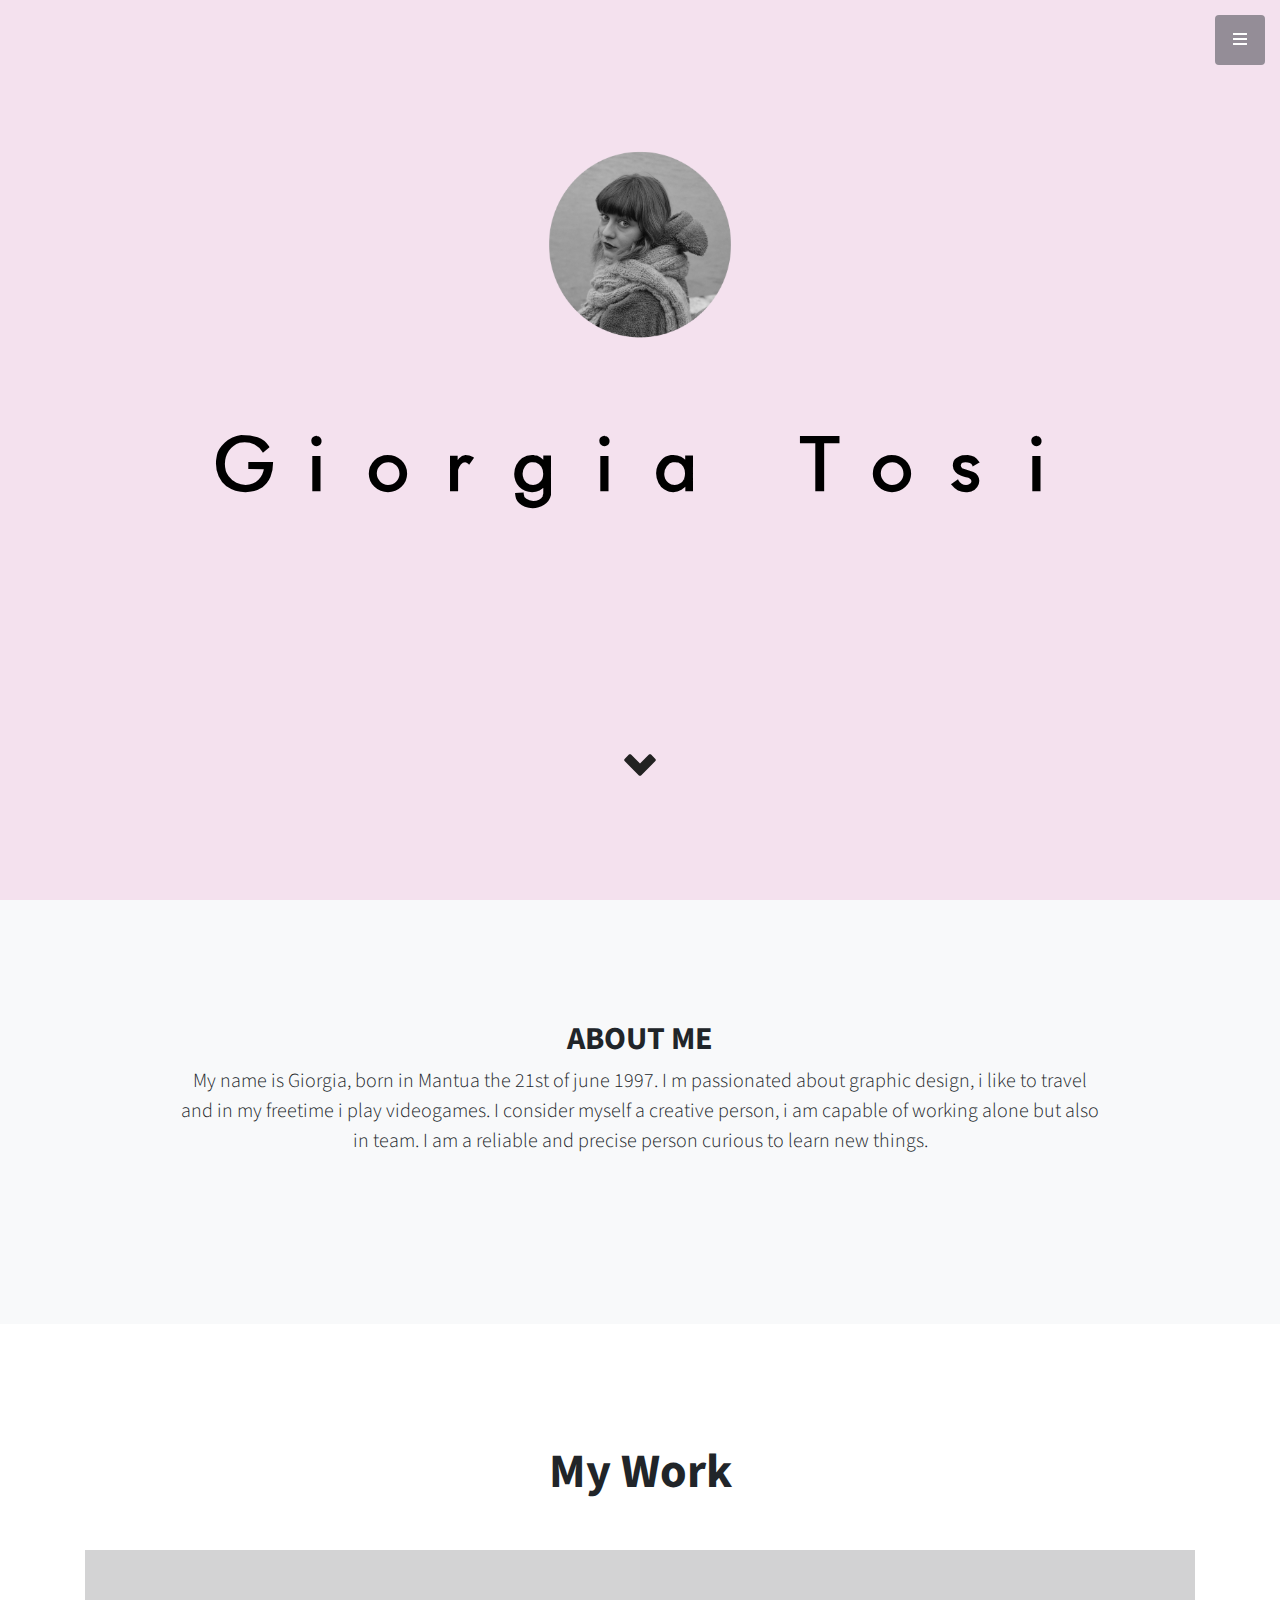
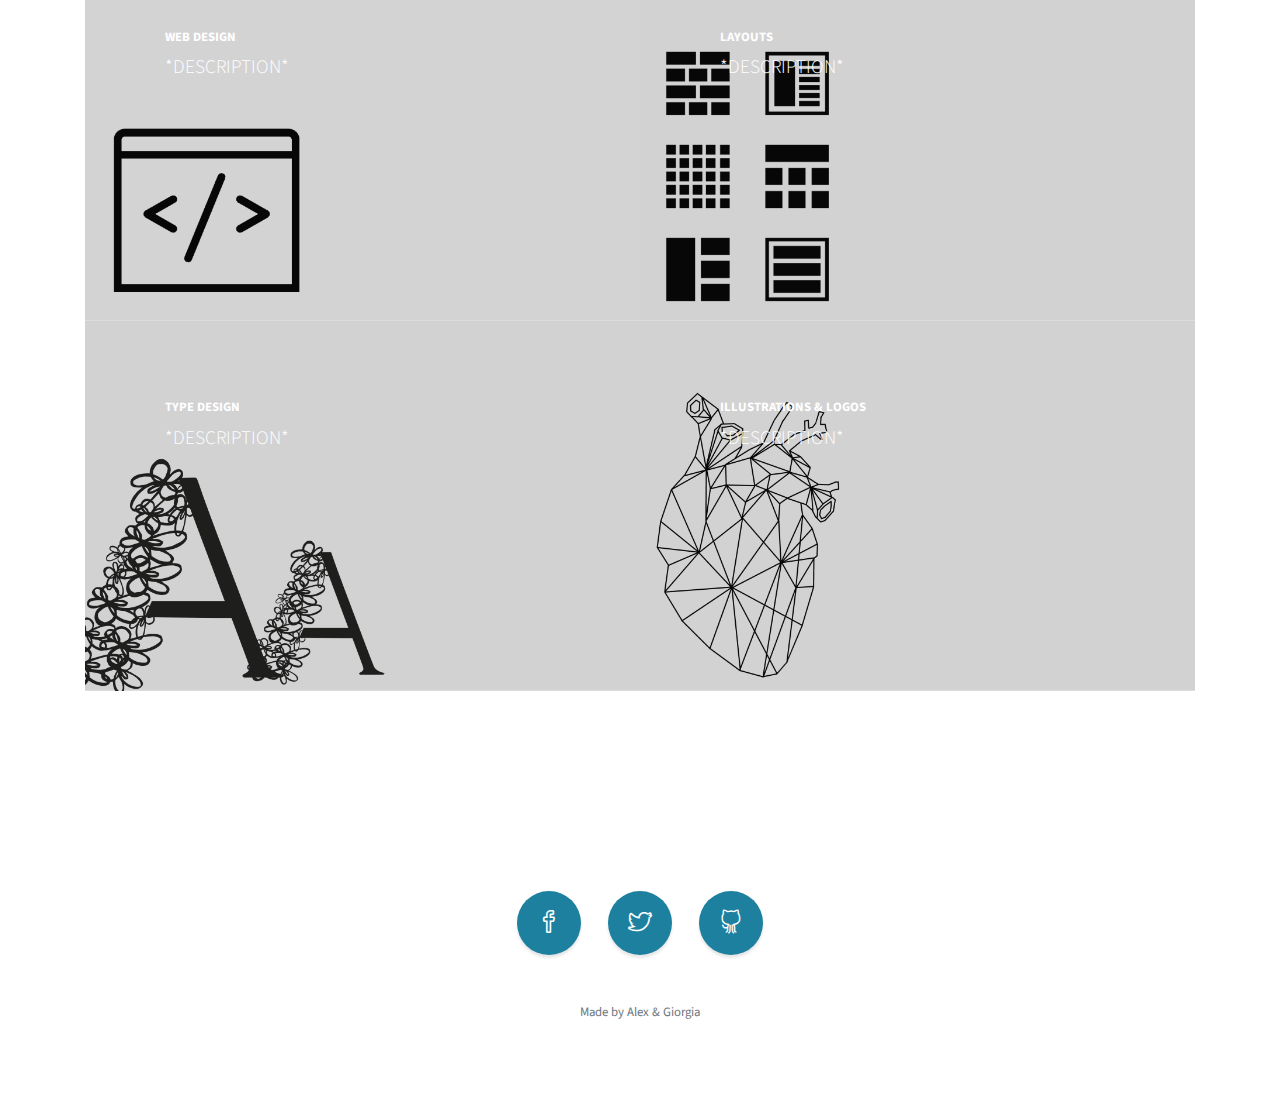
<file: index.html>
<!DOCTYPE html>
<html lang="en">

  <head>

    <meta charset="utf-8">
    <meta name="viewport" content="width=device-width, initial-scale=1, shrink-to-fit=no">
    <meta name="description" content="">
    <meta name="author" content="">

    <title>Giorgia Tosi - Homepage</title>

    <!-- Bootstrap Core CSS -->
    <link href="vendor/bootstrap/css/bootstrap.min.css" rel="stylesheet">

    <!-- Custom Fonts -->
    <link href="vendor/fontawesome-free/css/all.min.css" rel="stylesheet" type="text/css">
    <link href="https://fonts.googleapis.com/css?family=Source+Sans+Pro:300,400,700,300italic,400italic,700italic" rel="stylesheet" type="text/css">
    <link href="vendor/simple-line-icons/css/simple-line-icons.css" rel="stylesheet">

    <!-- Custom CSS -->
    <link href="css/stylish-portfolio.min.css" rel="stylesheet">
    <link rel="stylesheet" href="css/style.css">
    <link rel="stylesheet" href="css/pages.css">
  </head>

  <body id="page-top">

    <!-- Navigation -->
    <a class="menu-toggle rounded" href="#">
      <i class="fas fa-bars"></i>
    </a>
    <nav id="sidebar-wrapper">
      <ul class="sidebar-nav">
        <li class="sidebar-brand">
          <a class="js-scroll-trigger" href="#page-top"></a>
        </li>
        <li class="sidebar-nav-item">
          <a class="js-scroll-trigger" href="#page-top">Home</a>
        </li>
        <li class="sidebar-nav-item">
          <a class="js-scroll-trigger" href="#about">About</a>
        </li>
        <li class="nav-item dropdown ">
        <button class="dropdown-btn sidebar-nav-item  dropdown-toggle" >My Works
          </button>
        <div class="dropdown-container" aria-labelledby="navbarDropdown">
          <a class="dropdown-item new-item"  href="categories/web.html">Web Design</a>
          <a class="dropdown-item new-item" href="categories/layouts.html">Layouts</a>
          <a class="dropdown-item new-item" href="categories/type.html">Type Design</a>
          <a class="dropdown-item new-item" href="categories/illustrations.html">Illustrations & Logos</a>
        </div>
      </li>
      </ul>
    </nav>

    <!-- Header -->
    <header class="masthead d-flex">
      <div class="container text-center my-auto">
       <img src="img/profilo.png" class="img-fluid img-custom " alt="">
        <h1 class="mb-1 title">Giorgia Tosi</h1>
        
        <a class="js-scroll-trigger" href="#about"><div class="arrow bounce"></div></a>
      </div>
      <div class="overlay"></div> 
    </header>
    
    
    <!-- About -->
    <section class="content-section bg-light" id="about">
      <div class="container text-center">
        <div class="row">
          <div class="col-lg-10 mx-auto">
            <h2>ABOUT ME</h2>
            <p class="lead mb-5"> My name is Giorgia, born in Mantua the 21st of june 1997. I m passionated about graphic design, i like to travel and in my freetime i play videogames. I consider myself a creative person, i am capable of working alone but also in team. I am a reliable and precise person
            curious to learn new things.</p>
          </div>
        </div>
      </div>
    </section>

    <!-- Portfolio -->
    <section class="content-section" id="portfolio">
      <div class="container">
        <div class="content-section-heading text-center">
          <h2 class="mb-5">My Work</h2>
        </div>
        <div class="row no-gutters">
          <div class="col-lg-6">
            <a class="portfolio-item" href="categories/web.html">
              <span class="caption">
                <span class="caption-content">
                  <h2>Web design</h2>
                  <p class="mb-0">*DESCRIPTION*</p>
                </span>
              </span>
              <img class="img-fluid" src="img/webCat.png" alt="">
            </a>
          </div>
          <div class="col-lg-6">
            <a class="portfolio-item" href="categories/layouts.html">
              <span class="caption">
                <span class="caption-content">
                  <h2>Layouts</h2>
                  <p class="mb-0">*DESCRIPTION*</p>
                </span>
              </span>
              <img class="img-fluid" src="img/layoutCat.png" alt="">
            </a>
          </div>
          <div class="col-lg-6">
            <a class="portfolio-item" href="categories/type.html">
              <span class="caption">
                <span class="caption-content">
                  <h2>Type Design</h2>
                  <p class="mb-0">*DESCRIPTION*</p>
                </span>
              </span>
              <img class="img-fluid" src="img/typeCat.png" alt="">
            </a>
          </div>
          <div class="col-lg-6">
            <a class="portfolio-item" href="categories/illustrations.html">
              <span class="caption">
                <span class="caption-content">
                  <h2>Illustrations & Logos</h2>
                  <p class="mb-0">*DESCRIPTION*</p>
                </span>
              </span>
              <img class="img-fluid" src="img/illustrationCat.png" alt="">
            </a>
          </div>
        </div>
      </div>
    </section>

    <!-- Footer -->
    <footer class="footer text-center">
      <div class="container">
        <ul class="list-inline mb-5">
          <li class="list-inline-item">
            <a class="social-link rounded-circle text-white mr-3" href="https://www.facebook.com/itsgiorgiahere">
              <i class="icon-social-facebook"></i>
            </a>
          </li>
          <li class="list-inline-item">
            <a class="social-link rounded-circle text-white mr-3" href="https://twitter.com/sonoildiavolo">
              <i class="icon-social-twitter"></i>
            </a>
          </li>
          <li class="list-inline-item">
            <a class="social-link rounded-circle text-white" href="https://github.com/giorgiatosi">
              <i class="icon-social-github"></i>
            </a>
          </li>
        </ul>
        <p class="text-muted small mb-0">Made by Alex & Giorgia</p>
      </div>
    </footer>

    <!-- Scroll to Top Button-->
    <a class="scroll-to-top rounded js-scroll-trigger" href="#page-top">
      <i class="fas fa-angle-up"></i>
    </a>

    <!-- Bootstrap core JavaScript -->
    <script src="vendor/jquery/jquery.min.js"></script>
    <script src="vendor/bootstrap/js/bootstrap.bundle.min.js"></script>

    <!-- Plugin JavaScript -->
    <script src="vendor/jquery-easing/jquery.easing.min.js"></script>

    <!-- Custom scripts for this template -->
    <script src="js/stylish-portfolio.min.js"></script>
    <script src="js/nav.js"></script>

  </body>

</html>
</file>
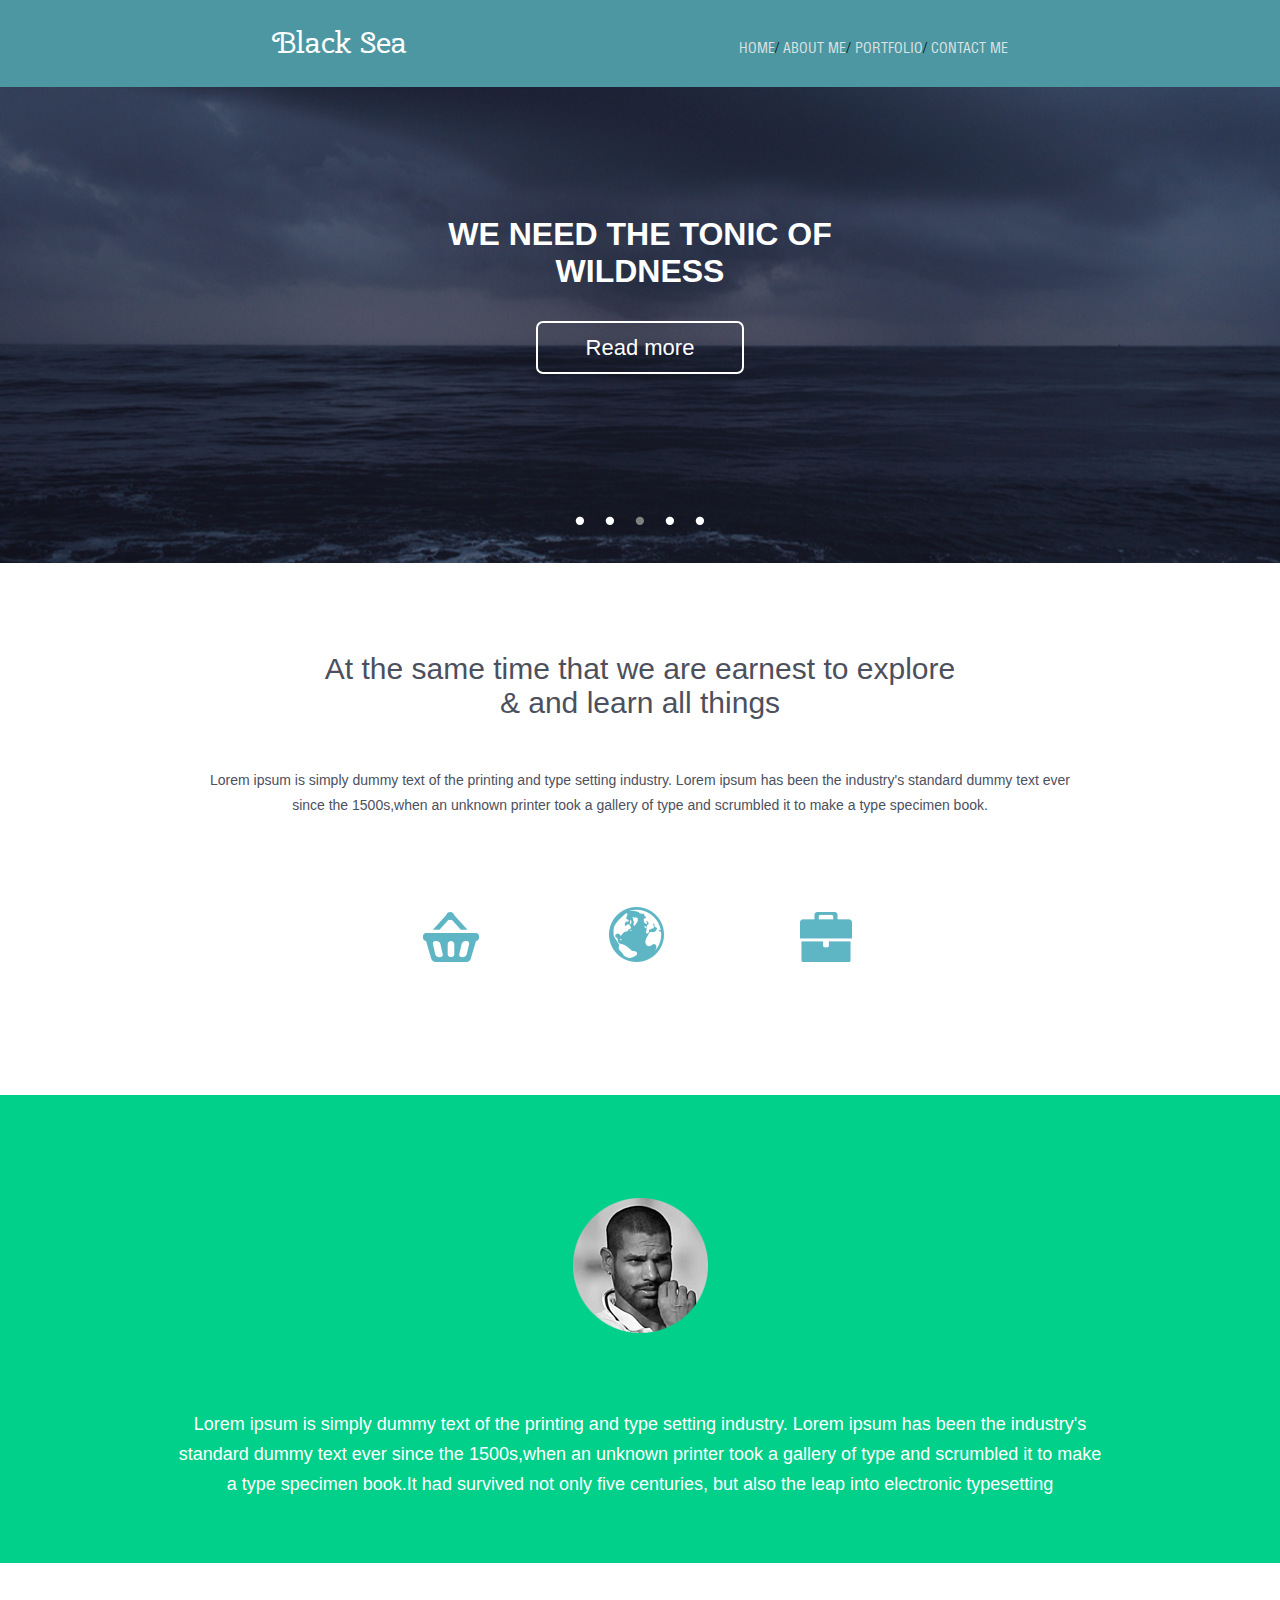
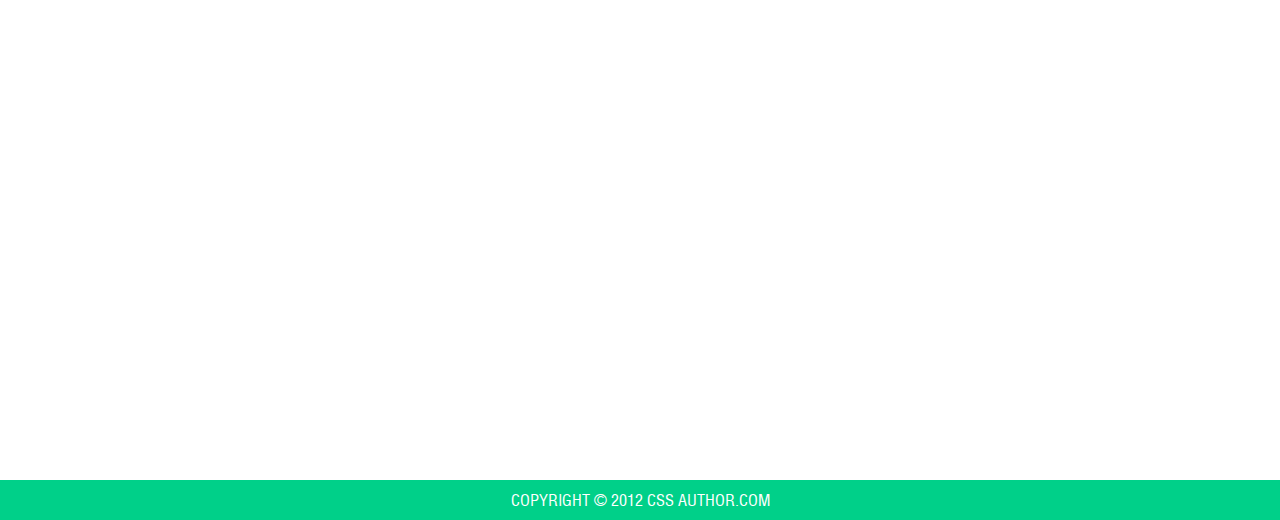
<file: categories/web/project1/index.html>
<!DOCTYPE html>
<html lang="en">

<head>
    <meta charset="UTF-8">
    <title>Esame</title>
    <link rel="stylesheet" href="css/style.css">
</head>

<body>
    <header>

        <!-- navbar -->

        <nav class="navbar">
            <a class="logo" href="logo">Black Sea</a>
            <a class="item-navbar" href="home">home</a>/
            <a class="item-navbar" href="about me">about me</a>/
            <a class="item-navbar" href="portfolio">portfolio</a>/
            <a class="item-navbar" href="contact me">contact me</a>
        </nav>
    </header>

    <!-- header con immagine -->

    <div class="banner">
        <div class="center-title">
            <h1 class="titolo"> WE NEED THE TONIC OF WILDNESS</h1>
        </div>
           
        <div class="center-button">
            <a class="button" href="#read">Read more</a>
            
        </div>
        <div class="center-dots">
            <p class="dots">·</p>
            <p class="dots">·</p>
            <p class="dots active">·</p>
            <p class="dots">·</p>
            <p class="dots">·</p>
        </div>
    </div>

    <!-- fascia bianca -->
    <a name="read"></a>
    <div class="text-info" >
        <div class="center-subtitle">
        <h2 class="subtitle"  >At the same time that we are earnest to explore &amp; and learn all things</h2>
        </div>
        <div class="center-text1">
        <p class="text1">Lorem ipsum is simply dummy text of the printing and type setting industry. Lorem ipsum has been the industry's standard dummy text ever since the 1500s,when an unknown printer took a gallery of type and scrumbled it to make a type specimen book.</p>
        </div>
        <div> <img class="icon" src="img/icon1.png" alt="icon">
            <img class="icon" src="img/icon2.png" alt="icon">
            <img class="icon" src="img/icon3.png" alt="icon">


        </div>
    </div>

    <!-- fascia verde -->

    <div class="img-info">
        <div> <img class="icon-bw" src="img/iconbw.png" alt="bw"></div>
        
        <div class="center-text2">
        <p class="text2">Lorem ipsum is simply dummy text of the printing and type setting industry. Lorem ipsum has been the industry's standard dummy text ever since the 1500s,when an unknown printer took a gallery of type and scrumbled it to make a type specimen book.It had survived not only five centuries, but also the leap into electronic typesetting</p>
        </div>
        
    </div>

    <!-- mappa -->

    <div class="map">
        <iframe src="https://www.google.com/maps/embed?pb=!1m18!1m12!1m3!1d12330.16476580336!2d76.66502711402555!3d8.904582315438045!2m3!1f0!2f0!3f0!3m2!1i1024!2i768!4f13.1!3m3!1m2!1s0x3b05e31fefd70c31%3A0x76578918ee02720e!2sThrikkovilvattom%2C+Kerala%2C+India!5e0!3m2!1sen!2sit!4v1524857835911" width="100%" height="517" frameborder="0" style="border:0" allowfullscreen></iframe>
    </div>

    <!-- footer -->

    <div class="footer">
        <p class="copy"> COPYRIGHT © 2012 CSS AUTHOR.COM</p>
    </div>

</body>

</html>
</file>
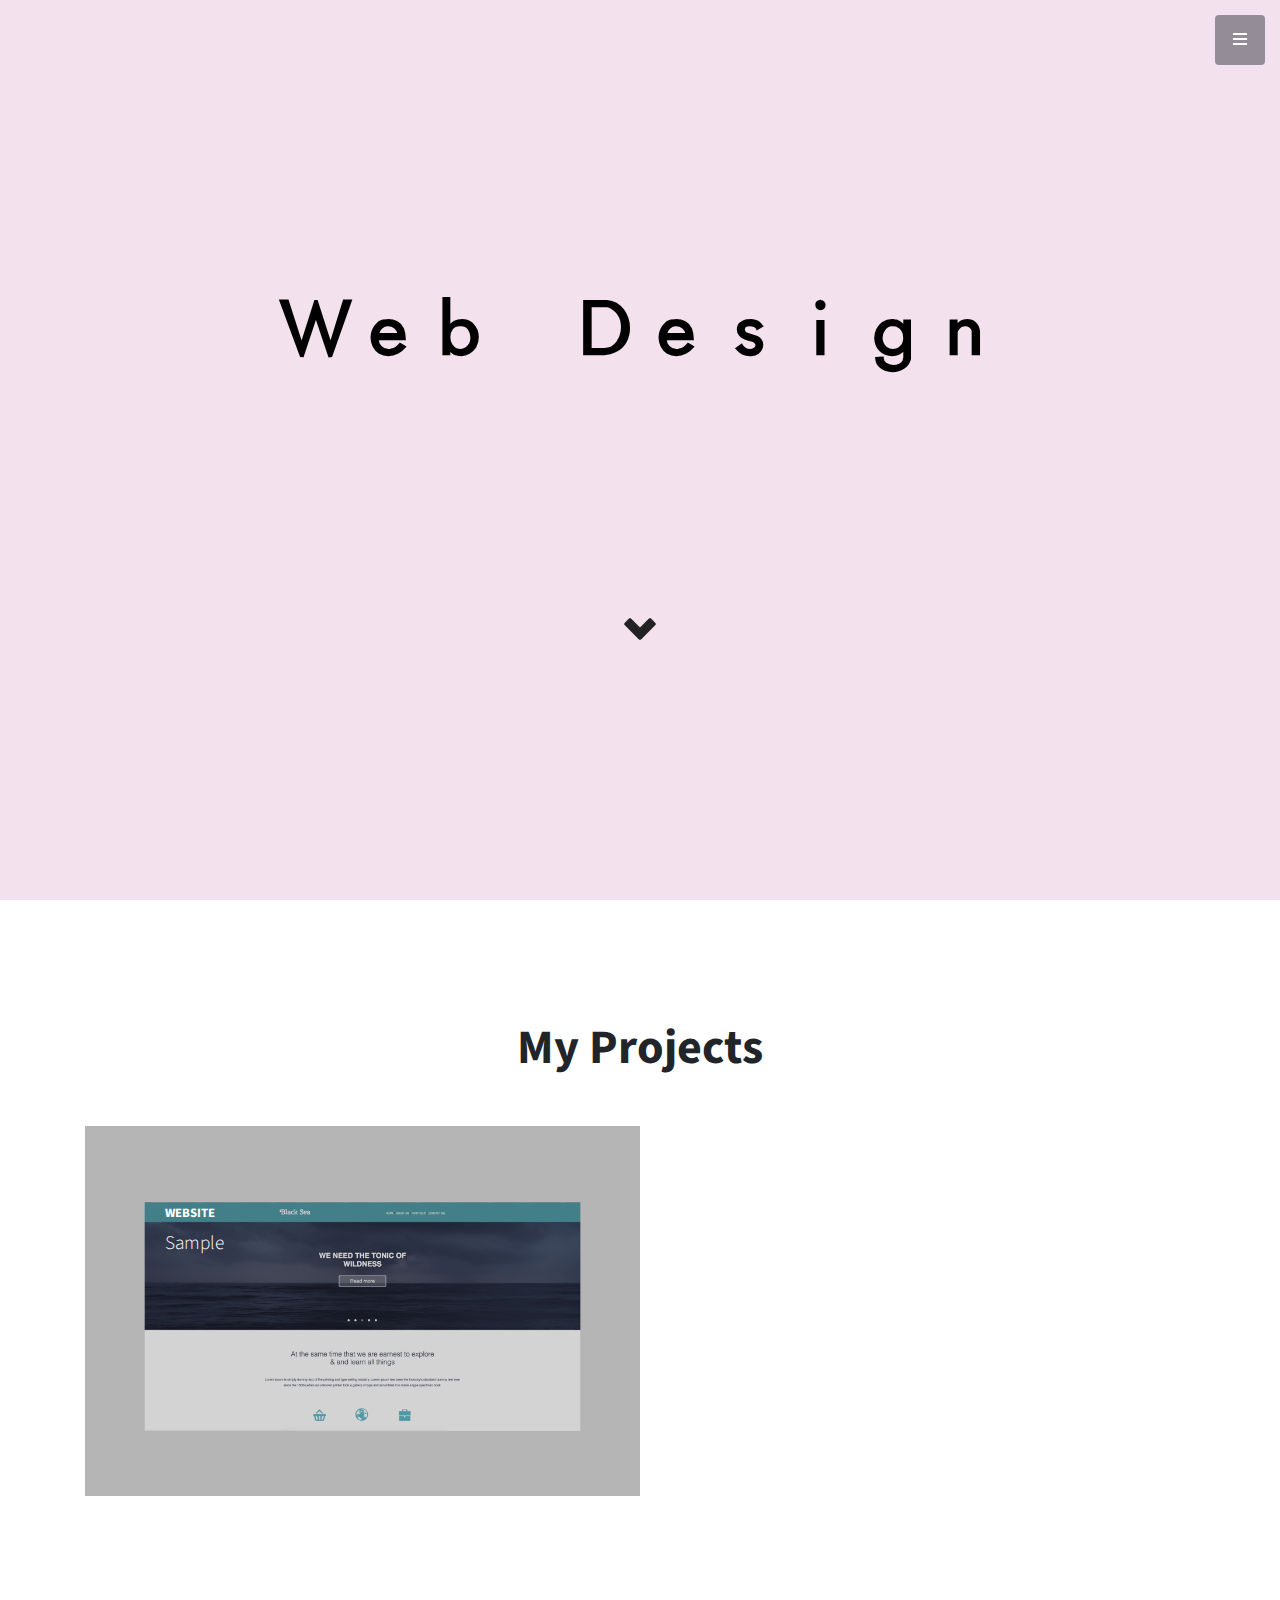
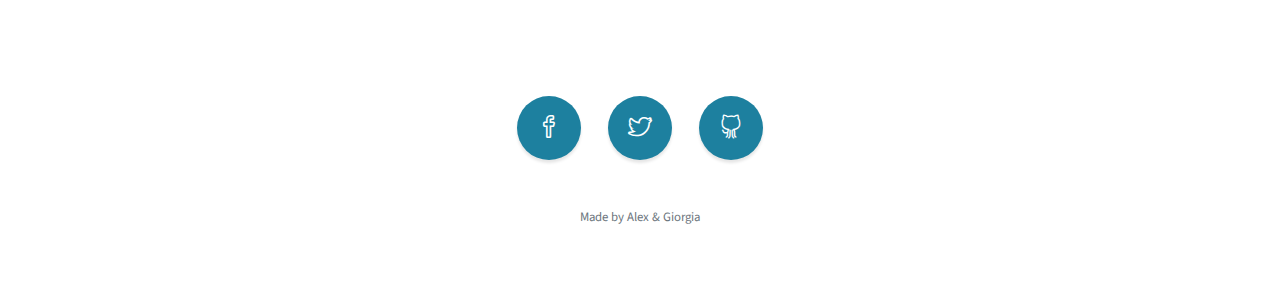
<file: categories/web.html>
<!DOCTYPE html>
<html lang="en">

  <head>

    <meta charset="utf-8">
    <meta name="viewport" content="width=device-width, initial-scale=1, shrink-to-fit=no">
    <meta name="description" content="">
    <meta name="author" content="">

    <title>Giorgia Tosi - Web Design</title>

    <!-- Bootstrap Core CSS -->
    <link href="../vendor/bootstrap/css/bootstrap.min.css" rel="stylesheet">

    <!-- Custom Fonts -->
    <link href="../vendor/fontawesome-free/css/all.min.css" rel="stylesheet" type="text/css">
    <link href="https://fonts.googleapis.com/css?family=Source+Sans+Pro:300,400,700,300italic,400italic,700italic" rel="stylesheet" type="text/css">
    <link href="../vendor/simple-line-icons/css/simple-line-icons.css" rel="stylesheet">

    <!-- Custom CSS -->
    <link href="../css/stylish-portfolio.min.css" rel="stylesheet">
    <link rel="stylesheet" href="../css/style.css">
    <link rel="stylesheet" href="../css/pages.css">
  </head>

  <body id="page-top">

    <!-- Navigation -->
    <a class="menu-toggle rounded" href="#">
      <i class="fas fa-bars"></i>
    </a>
    <nav id="sidebar-wrapper">
      <ul class="sidebar-nav">
        <li class="sidebar-brand">
          <a class="js-scroll-trigger" href="#page-top"></a>
        </li>
        <li class="sidebar-nav-item">
          <a class="js-scroll-trigger" href="../index.html">Home</a>
        </li>
        <li class="sidebar-nav-item">
          <a class="js-scroll-trigger" href="../index.html#about">About</a>
        </li>
        <li class="nav-item dropdown ">
        <button class="dropdown-btn sidebar-nav-item  dropdown-toggle" >My Works
          </button>
        <div class="dropdown-container" aria-labelledby="navbarDropdown">
          <a class="dropdown-item new-item active-page" href="#">Web Design</a>
          <a class="dropdown-item new-item" href="layouts.html">Layouts</a>
          <a class="dropdown-item new-item" href="type.html">Type Design</a>
          <a class="dropdown-item new-item" href="illustrations.html">Illustrations & Logos</a>
        </div>
      </li>
      </ul>
    </nav>
    
    <!-- Header -->
    <header class="masthead d-flex">
      <div class="container text-center my-auto">
        <h1 class="mb-1 title">Web Design</h1>
        
        <a class="js-scroll-trigger" href="#portfolio"><div class="arrow bounce"></div></a>
      </div>
      <div class="overlay"></div> 
    </header>
    
    <!-- Page Content -->
    <section class="content-section" id="portfolio">
      <div class="container">
        <div class="content-section-heading text-center">
          <h2 class="mb-5">My Projects</h2>
        </div>
        <div class="row no-gutters">
          <div class="col-lg-6">
            <a class="portfolio-item" href="web/project1/index.html">
              <span class="caption">
                <span class="caption-content">
                  <h2 class="">Website</h2>
                  <p class="mb-0">Sample</p>
                </span>
              </span>
              <img class="img-fluid" src="img/webWall.png" alt="">
            </a>
          </div>
        </div>
      </div>
    </section>
    
    
    

    

    <!-- Footer -->
   <footer class="footer text-center">
      <div class="container">
        <ul class="list-inline mb-5">
          <li class="list-inline-item">
            <a class="social-link rounded-circle text-white mr-3" href="https://www.facebook.com/itsgiorgiahere">
              <i class="icon-social-facebook"></i>
            </a>
          </li>
          <li class="list-inline-item">
            <a class="social-link rounded-circle text-white mr-3" href="https://twitter.com/sonoildiavolo">
              <i class="icon-social-twitter"></i>
            </a>
          </li>
          <li class="list-inline-item">
            <a class="social-link rounded-circle text-white" href="https://github.com/giorgiatosi">
              <i class="icon-social-github"></i>
            </a>
          </li>
        </ul>
        <p class="text-muted small mb-0">Made by Alex & Giorgia</p>
      </div>
    </footer>

    <!-- Scroll to Top Button-->
    <a class="scroll-to-top rounded js-scroll-trigger" href="#page-top">
      <i class="fas fa-angle-up"></i>
    </a>

    <!-- Bootstrap core JavaScript -->
    <script src="../vendor/jquery/jquery.min.js"></script>
    <script src="../vendor/bootstrap/js/bootstrap.bundle.min.js"></script>

    <!-- Plugin JavaScript -->
    <script src="../vendor/jquery-easing/jquery.easing.min.js"></script>

    <!-- Custom scripts for this template -->
    <script src="../js/stylish-portfolio.min.js"></script>
    <script src="../js/nav.js"></script>

  </body>

</html>
</file>
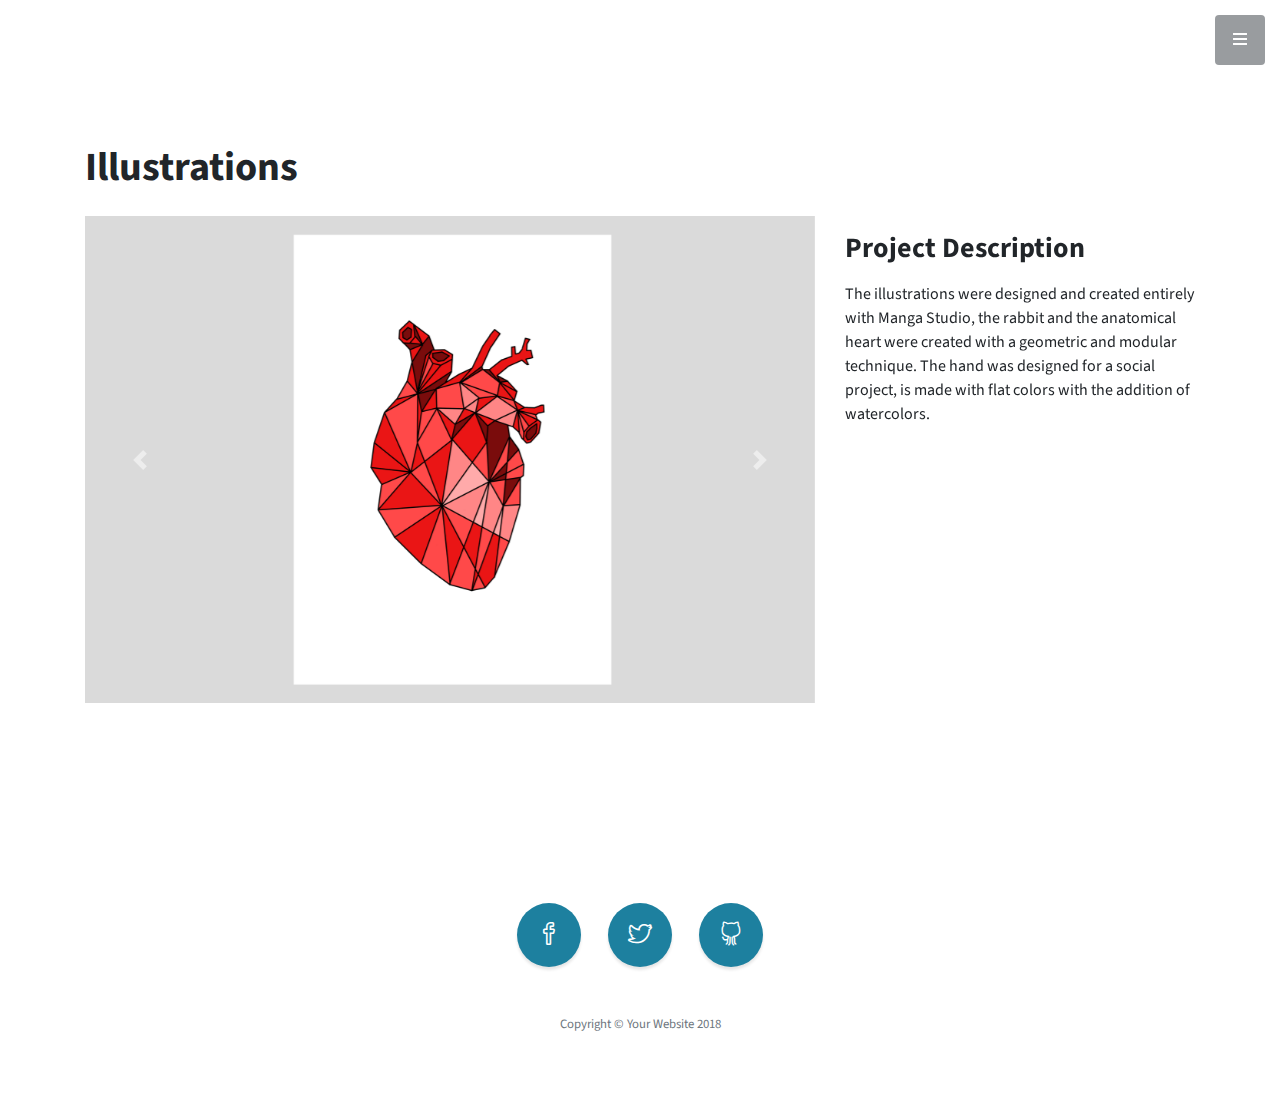
<file: categories/illustrations/project1.html>
<!DOCTYPE html>
<html lang="en">

  <head>

    <meta charset="utf-8">
    <meta name="viewport" content="width=device-width, initial-scale=1, shrink-to-fit=no">
    <meta name="description" content="">
    <meta name="author" content="">

    <title>Stylish Portfolio - Start Bootstrap Template</title>

    <!-- Bootstrap Core CSS -->
    <link href="../../../vendor/bootstrap/css/bootstrap.min.css" rel="stylesheet">

    <!-- Custom Fonts -->
    <link href="../../../vendor/fontawesome-free/css/all.min.css" rel="stylesheet" type="text/css">
    <link href="https://fonts.googleapis.com/css?family=Source+Sans+Pro:300,400,700,300italic,400italic,700italic" rel="stylesheet" type="text/css">
    <link href="../../../vendor/simple-line-icons/css/simple-line-icons.css" rel="stylesheet">

    <!-- Custom CSS -->
    <link href="../../../css/stylish-portfolio.min.css" rel="stylesheet">
    <link rel="stylesheet" href="../../../css/style.css">
    <link rel="stylesheet" href="../../../css/pages.css">
  </head>

  <body id="page-top">

    <!-- Navigation -->
    <a class="menu-toggle rounded" href="#">
      <i class="fas fa-bars"></i>
    </a>
    <nav id="sidebar-wrapper">
      <ul class="sidebar-nav">
        <li class="sidebar-brand">
          <a class="js-scroll-trigger" href="#page-top"></a>
        </li>
        <li class="sidebar-nav-item">
          <a class="js-scroll-trigger" href="#page-top">Home</a>
        </li>
        <li class="sidebar-nav-item">
          <a class="js-scroll-trigger" href="#about">About</a>
        </li>
        <li class="nav-item dropdown ">
        <button class="dropdown-btn sidebar-nav-item  dropdown-toggle" >My Works
          </button>
        <div class="dropdown-container" aria-labelledby="navbarDropdown">
          <a class="dropdown-item new-item"  href="../../web.html">Web Design</a>
          <a class="dropdown-item new-item" href="../../layouts.html">Layouts</a>
          <a class="dropdown-item new-item" href="../../type.html">Type Design</a>
          <a class="dropdown-item new-item" href="../../illustrations.html">Illustrations & Logos</a>
        </div>
      </li>
        <li class="sidebar-nav-item">
          <a class="js-scroll-trigger" href="#services">Services</a>
        </li>
      </ul>
    </nav>
    
    <section class="content-section" id="portfolio">
    <!-- Page Content -->
    <div class="container">

      <!-- Portfolio Item Heading -->
      <h1 class="my-4">Illustrations
        
      </h1>

      <!-- Portfolio Item Row -->
      <div class="row">

        <div class="col-md-8">
        <div id="carouselExampleIndicators" class="carousel slide" data-ride="carousel">
  <ol class="carousel-indicators">
    <li data-target="#carouselExampleIndicators" data-slide-to="0" class="active"></li>
    <li data-target="#carouselExampleIndicators" data-slide-to="1"></li>
    <li data-target="#carouselExampleIndicators" data-slide-to="2"></li>
   
  </ol>
  <div class="carousel-inner">
    <div class="carousel-item active">
      <img class="d-block w-100" src="img/cuore.png" alt="First slide">
    </div>
    <div class="carousel-item">
      <img class="d-block w-100" src="img/coniglio.png" alt="Second slide">
    </div>
    <div class="carousel-item ">
      <img class="d-block w-100" src="img/mano.png" alt="First slide">
    </div>
    
  </div>
  <a class="carousel-control-prev" href="#carouselExampleIndicators" role="button" data-slide="prev">
    <span class="carousel-control-prev-icon" aria-hidden="true"></span>
    <span class="sr-only">Previous</span>
  </a>
  <a class="carousel-control-next" href="#carouselExampleIndicators" role="button" data-slide="next">
    <span class="carousel-control-next-icon" aria-hidden="true"></span>
    <span class="sr-only">Next</span>
  </a>
</div>
        </div>

        <div class="col-md-4">
          <h3 class="my-3">Project Description</h3>
          <p>The illustrations were designed and created entirely with Manga Studio, the rabbit and the anatomical heart were created with a geometric and modular technique. The hand was designed for a social project, is made with flat colors with the addition of watercolors.</p>
          
        </div>

      </div>
      <!-- /.row -->

      

    </div>
    <!-- /.container -->

    </section>
    
    

    

    <!-- Footer -->
    <footer class="footer text-center">
      <div class="container">
        <ul class="list-inline mb-5">
          <li class="list-inline-item">
            <a class="social-link rounded-circle text-white mr-3" href="#">
              <i class="icon-social-facebook"></i>
            </a>
          </li>
          <li class="list-inline-item">
            <a class="social-link rounded-circle text-white mr-3" href="#">
              <i class="icon-social-twitter"></i>
            </a>
          </li>
          <li class="list-inline-item">
            <a class="social-link rounded-circle text-white" href="#">
              <i class="icon-social-github"></i>
            </a>
          </li>
        </ul>
        <p class="text-muted small mb-0">Copyright &copy; Your Website 2018</p>
      </div>
    </footer>

    <!-- Scroll to Top Button-->
    <a class="scroll-to-top rounded js-scroll-trigger" href="#page-top">
      <i class="fas fa-angle-up"></i>
    </a>

    <!-- Bootstrap core JavaScript -->
    <script src="../../../vendor/jquery/jquery.min.js"></script>
    <script src="../../../vendor/bootstrap/js/bootstrap.bundle.min.js"></script>

    <!-- Plugin JavaScript -->
    <script src="../../../vendor/jquery-easing/jquery.easing.min.js"></script>

    <!-- Custom scripts for this template -->
    <script src="../../../js/stylish-portfolio.min.js"></script>
    <script src="../../../js/nav.js"></script>
  </body>

</html>
</file>
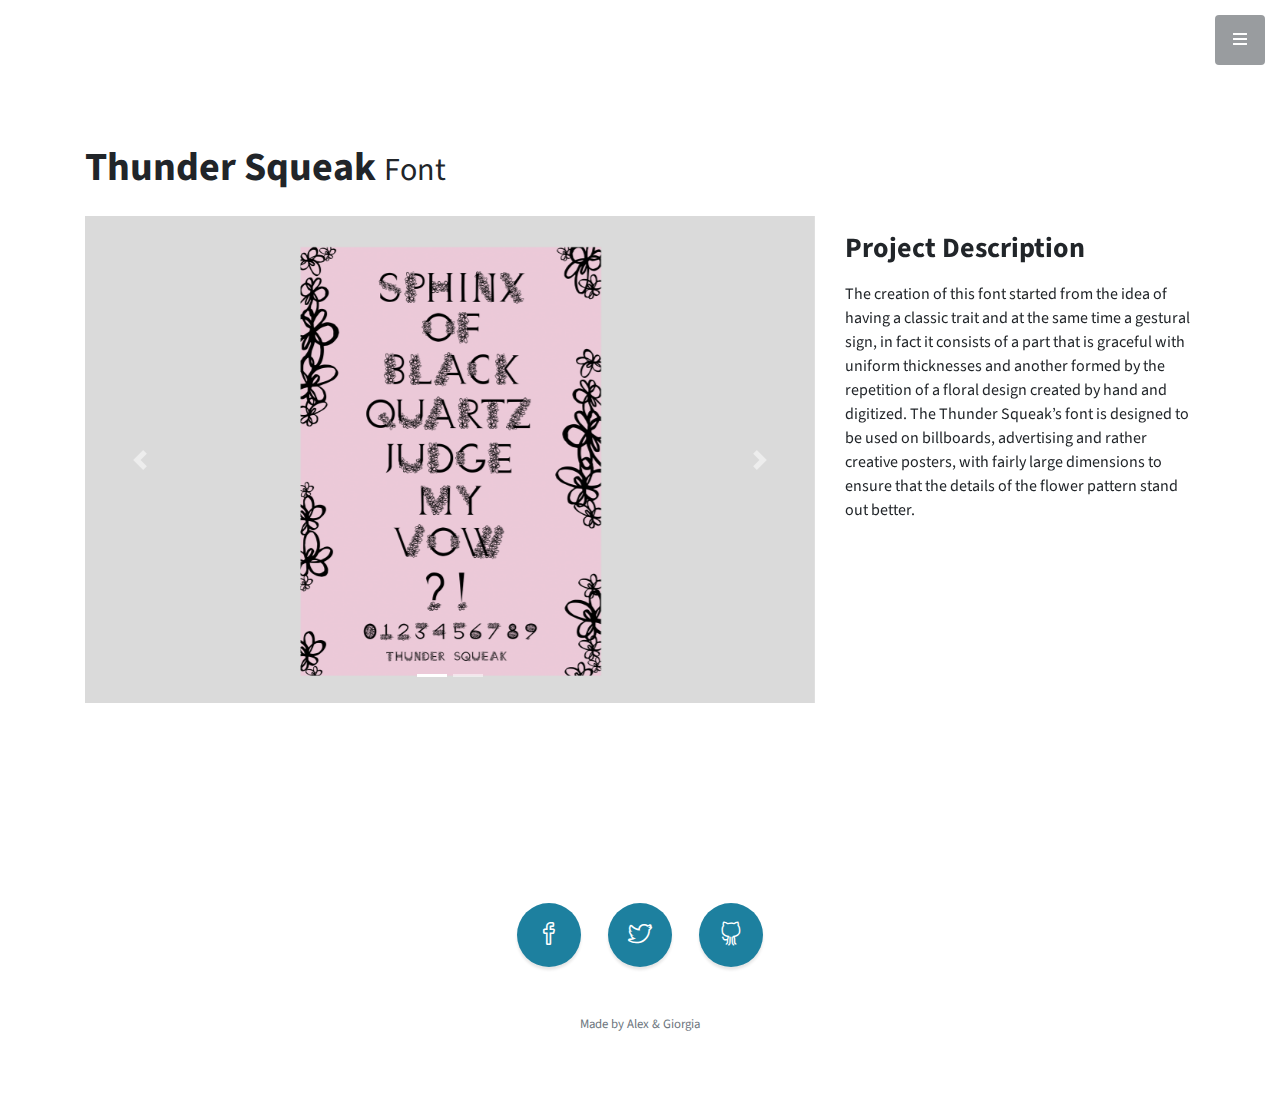
<file: categories/type/project1.html>
<!DOCTYPE html>
<html lang="en">

  <head>

    <meta charset="utf-8">
    <meta name="viewport" content="width=device-width, initial-scale=1, shrink-to-fit=no">
    <meta name="description" content="">
    <meta name="author" content="">

    <title>Giorgia Tosi - Fonts</title>

    <!-- Bootstrap Core CSS -->
    <link href="../../vendor/bootstrap/css/bootstrap.min.css" rel="stylesheet">

    <!-- Custom Fonts -->
    <link href="../../vendor/fontawesome-free/css/all.min.css" rel="stylesheet" type="text/css">
    <link href="https://fonts.googleapis.com/css?family=Source+Sans+Pro:300,400,700,300italic,400italic,700italic" rel="stylesheet" type="text/css">
    <link href="../../vendor/simple-line-icons/css/simple-line-icons.css" rel="stylesheet">

    <!-- Custom CSS -->
    <link href="../../css/stylish-portfolio.min.css" rel="stylesheet">
    <link rel="stylesheet" href="../../css/style.css">
    <link rel="stylesheet" href="../../css/pages.css">
  </head>

  <body id="page-top">

    <!-- Navigation -->
    <a class="menu-toggle rounded" href="#">
      <i class="fas fa-bars"></i>
    </a>
    <nav id="sidebar-wrapper">
      <ul class="sidebar-nav">
        <li class="sidebar-brand">
          <a class="js-scroll-trigger" href="#page-top"></a>
        </li>
        <li class="sidebar-nav-item">
          <a class="js-scroll-trigger" href="../../index.html">Home</a>
        </li>
        <li class="sidebar-nav-item">
          <a class="js-scroll-trigger" href="../../index.html#about">About</a>
        </li>
        <li class="nav-item dropdown ">
        <button class="dropdown-btn sidebar-nav-item  dropdown-toggle" >My Works
          </button>
        <div class="dropdown-container" aria-labelledby="navbarDropdown">
          <a class="dropdown-item new-item"  href="../web.html">Web Design</a>
          <a class="dropdown-item new-item" href="../layouts.html">Layouts</a>
          <a class="dropdown-item new-item" href="../type.html">Type Design</a>
          <a class="dropdown-item new-item" href="../illustrations.html">Illustrations & Logos</a>
        </div>
      </li>
      </ul>
    </nav>
    
    <section class="content-section" id="portfolio">
    <!-- Page Content -->
    <div class="container">

      <!-- Portfolio Item Heading -->
      <h1 class="my-4">Thunder Squeak
        <small>Font</small>
      </h1>

      <!-- Portfolio Item Row -->
      <div class="row">

        <div class="col-md-8">
        <div id="carouselExampleIndicators" class="carousel slide" data-ride="carousel">
  <ol class="carousel-indicators">
    <li data-target="#carouselExampleIndicators" data-slide-to="0" class="active"></li>
    <li data-target="#carouselExampleIndicators" data-slide-to="1"></li>
  </ol>
  <div class="carousel-inner">
    <div class="carousel-item active">
      <img class="d-block w-100" src="img/copertina%20font.png" alt="First slide">
    </div>
    <div class="carousel-item">
      <img class="d-block w-100" src="img/fint1.png" alt="Second slide">
    </div>
  </div>
  <a class="carousel-control-prev" href="#carouselExampleIndicators" role="button" data-slide="prev">
    <span class="carousel-control-prev-icon" aria-hidden="true"></span>
    <span class="sr-only">Previous</span>
  </a>
  <a class="carousel-control-next" href="#carouselExampleIndicators" role="button" data-slide="next">
    <span class="carousel-control-next-icon" aria-hidden="true"></span>
    <span class="sr-only">Next</span>
  </a>
</div>
        </div>

        <div class="col-md-4">
          <h3 class="my-3">Project Description</h3>
          <p>The creation of this font started from the idea of ​​having a classic trait and at the same time a gestural sign, in fact it consists of a part that is graceful with uniform thicknesses and another formed by the repetition of a floral design created by hand and digitized.
The Thunder Squeak’s font is designed to be used on billboards, advertising and rather creative posters, with fairly large dimensions to ensure that the details of the flower pattern stand out better.</p>
          
        </div>

      </div>
      <!-- /.row -->

      

    </div>
    <!-- /.container -->

    </section>
    
    

    

    <!-- Footer -->
    <footer class="footer text-center">
      <div class="container">
        <ul class="list-inline mb-5">
          <li class="list-inline-item">
            <a class="social-link rounded-circle text-white mr-3" href="https://www.facebook.com/itsgiorgiahere">
              <i class="icon-social-facebook"></i>
            </a>
          </li>
          <li class="list-inline-item">
            <a class="social-link rounded-circle text-white mr-3" href="https://twitter.com/sonoildiavolo">
              <i class="icon-social-twitter"></i>
            </a>
          </li>
          <li class="list-inline-item">
            <a class="social-link rounded-circle text-white" href="https://github.com/giorgiatosi">
              <i class="icon-social-github"></i>
            </a>
          </li>
        </ul>
        <p class="text-muted small mb-0">Made by Alex & Giorgia</p>
      </div>
    </footer>

    <!-- Scroll to Top Button-->
    <a class="scroll-to-top rounded js-scroll-trigger" href="#page-top">
      <i class="fas fa-angle-up"></i>
    </a>

    <!-- Bootstrap core JavaScript -->
    <script src="../../vendor/jquery/jquery.min.js"></script>
    <script src="../../vendor/bootstrap/js/bootstrap.bundle.min.js"></script>

    <!-- Plugin JavaScript -->
    <script src="../../vendor/jquery-easing/jquery.easing.min.js"></script>

    <!-- Custom scripts for this template -->
    <script src="../../js/stylish-portfolio.min.js"></script>
    <script src="../../js/nav.js"></script>
  </body>

</html>
</file>
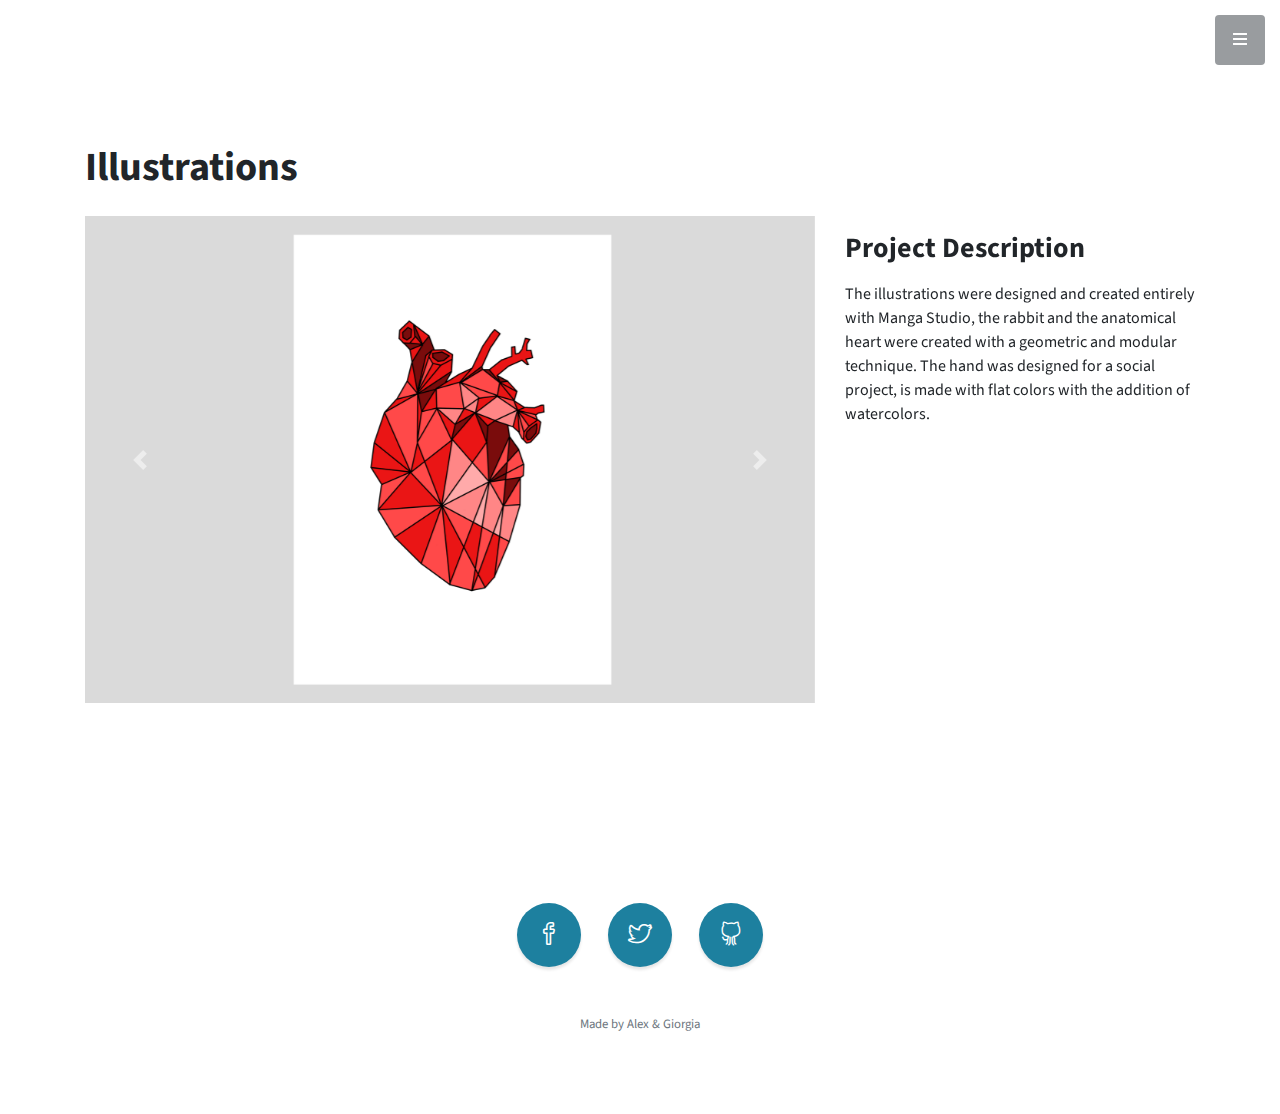
<file: categories/illustrations/illustrations/project1.html>
<!DOCTYPE html>
<html lang="en">

  <head>

    <meta charset="utf-8">
    <meta name="viewport" content="width=device-width, initial-scale=1, shrink-to-fit=no">
    <meta name="description" content="">
    <meta name="author" content="">

    <title>Stylish Portfolio - Start Bootstrap Template</title>

    <!-- Bootstrap Core CSS -->
    <link href="../../../vendor/bootstrap/css/bootstrap.min.css" rel="stylesheet">

    <!-- Custom Fonts -->
    <link href="../../../vendor/fontawesome-free/css/all.min.css" rel="stylesheet" type="text/css">
    <link href="https://fonts.googleapis.com/css?family=Source+Sans+Pro:300,400,700,300italic,400italic,700italic" rel="stylesheet" type="text/css">
    <link href="../../../vendor/simple-line-icons/css/simple-line-icons.css" rel="stylesheet">

    <!-- Custom CSS -->
    <link href="../../../css/stylish-portfolio.min.css" rel="stylesheet">
    <link rel="stylesheet" href="../../../css/style.css">
    <link rel="stylesheet" href="../../../css/pages.css">
  </head>

  <body id="page-top">

    <!-- Navigation -->
    <a class="menu-toggle rounded" href="#">
      <i class="fas fa-bars"></i>
    </a>
    <nav id="sidebar-wrapper">
      <ul class="sidebar-nav">
        <li class="sidebar-brand">
          <a class="js-scroll-trigger" href="#page-top"></a>
        </li>
        <li class="sidebar-nav-item">
          <a class="js-scroll-trigger" href="../../../index.html">Home</a>
        </li>
        <li class="sidebar-nav-item">
          <a class="js-scroll-trigger" href="../../../index.html#about">About</a>
        </li>
        <li class="nav-item dropdown ">
        <button class="dropdown-btn sidebar-nav-item  dropdown-toggle" >My Works
          </button>
        <div class="dropdown-container" aria-labelledby="navbarDropdown">
          <a class="dropdown-item new-item"  href="../../web.html">Web Design</a>
          <a class="dropdown-item new-item" href="../../layouts.html">Layouts</a>
          <a class="dropdown-item new-item" href="../../type.html">Type Design</a>
          <a class="dropdown-item new-item" href="../../illustrations.html">Illustrations & Logos</a>
        </div>
      </li>
      </ul>
    </nav>
    
    <section class="content-section" id="portfolio">
    <!-- Page Content -->
    <div class="container">

      <!-- Portfolio Item Heading -->
      <h1 class="my-4">Illustrations
        
      </h1>

      <!-- Portfolio Item Row -->
      <div class="row">

        <div class="col-md-8">
        <div id="carouselExampleIndicators" class="carousel slide" data-ride="carousel">
  <ol class="carousel-indicators">
    <li data-target="#carouselExampleIndicators" data-slide-to="0" class="active"></li>
    <li data-target="#carouselExampleIndicators" data-slide-to="1"></li>
    <li data-target="#carouselExampleIndicators" data-slide-to="2"></li>
   
  </ol>
  <div class="carousel-inner">
    <div class="carousel-item active">
      <img class="d-block w-100" src="img/cuore.png" alt="First slide">
    </div>
    <div class="carousel-item">
      <img class="d-block w-100" src="img/coniglio.png" alt="Second slide">
    </div>
    <div class="carousel-item ">
      <img class="d-block w-100" src="img/mano.png" alt="First slide">
    </div>
    
  </div>
  <a class="carousel-control-prev" href="#carouselExampleIndicators" role="button" data-slide="prev">
    <span class="carousel-control-prev-icon" aria-hidden="true"></span>
    <span class="sr-only">Previous</span>
  </a>
  <a class="carousel-control-next" href="#carouselExampleIndicators" role="button" data-slide="next">
    <span class="carousel-control-next-icon" aria-hidden="true"></span>
    <span class="sr-only">Next</span>
  </a>
</div>
        </div>

        <div class="col-md-4">
          <h3 class="my-3">Project Description</h3>
          <p>The illustrations were designed and created entirely with Manga Studio, the rabbit and the anatomical heart were created with a geometric and modular technique. The hand was designed for a social project, is made with flat colors with the addition of watercolors.</p>
          
        </div>

      </div>
      <!-- /.row -->

      

    </div>
    <!-- /.container -->

    </section>
    
    

    

    <!-- Footer -->
    <footer class="footer text-center">
      <div class="container">
        <ul class="list-inline mb-5">
          <li class="list-inline-item">
            <a class="social-link rounded-circle text-white mr-3" href="https://www.facebook.com/itsgiorgiahere">
              <i class="icon-social-facebook"></i>
            </a>
          </li>
          <li class="list-inline-item">
            <a class="social-link rounded-circle text-white mr-3" href="https://twitter.com/sonoildiavolo">
              <i class="icon-social-twitter"></i>
            </a>
          </li>
          <li class="list-inline-item">
            <a class="social-link rounded-circle text-white" href="https://github.com/giorgiatosi">
              <i class="icon-social-github"></i>
            </a>
          </li>
        </ul>
        <p class="text-muted small mb-0">Made by Alex & Giorgia</p>
      </div>
    </footer>

    <!-- Scroll to Top Button-->
    <a class="scroll-to-top rounded js-scroll-trigger" href="#page-top">
      <i class="fas fa-angle-up"></i>
    </a>

    <!-- Bootstrap core JavaScript -->
    <script src="../../../vendor/jquery/jquery.min.js"></script>
    <script src="../../../vendor/bootstrap/js/bootstrap.bundle.min.js"></script>

    <!-- Plugin JavaScript -->
    <script src="../../../vendor/jquery-easing/jquery.easing.min.js"></script>

    <!-- Custom scripts for this template -->
    <script src="../../../js/stylish-portfolio.min.js"></script>
    <script src="../../../js/nav.js"></script>
  </body>

</html>
</file>
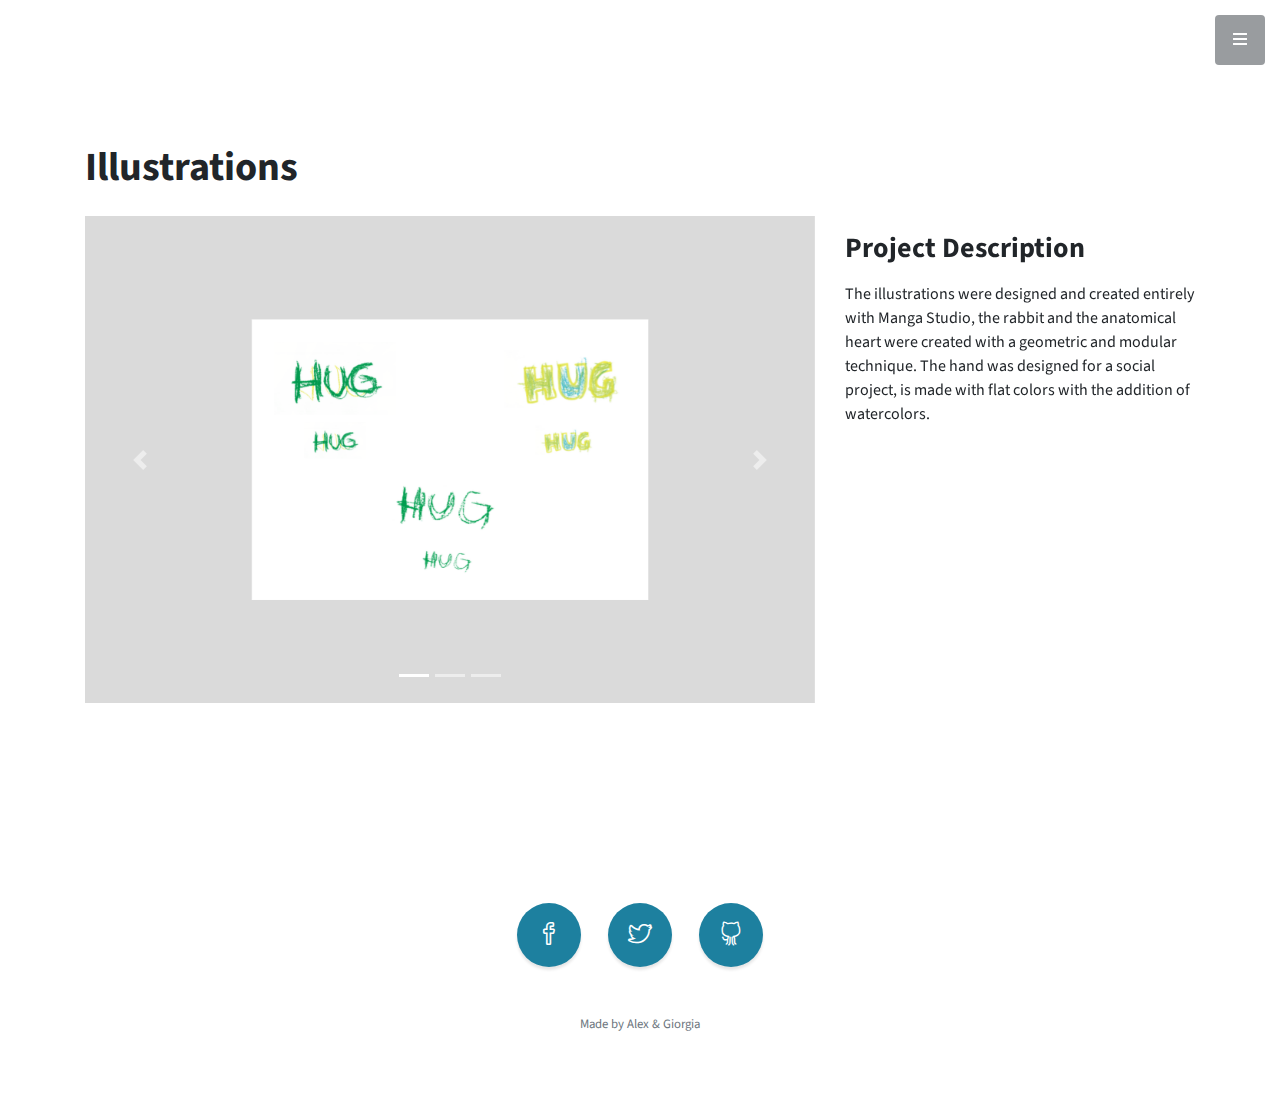
<file: categories/illustrations/logos/project1.html>
<!DOCTYPE html>
<html lang="en">

  <head>

    <meta charset="utf-8">
    <meta name="viewport" content="width=device-width, initial-scale=1, shrink-to-fit=no">
    <meta name="description" content="">
    <meta name="author" content="">

    <title>Stylish Portfolio - Start Bootstrap Template</title>

    <!-- Bootstrap Core CSS -->
    <link href="../../../vendor/bootstrap/css/bootstrap.min.css" rel="stylesheet">

    <!-- Custom Fonts -->
    <link href="../../../vendor/fontawesome-free/css/all.min.css" rel="stylesheet" type="text/css">
    <link href="https://fonts.googleapis.com/css?family=Source+Sans+Pro:300,400,700,300italic,400italic,700italic" rel="stylesheet" type="text/css">
    <link href="../../../vendor/simple-line-icons/css/simple-line-icons.css" rel="stylesheet">

    <!-- Custom CSS -->
    <link href="../../../css/stylish-portfolio.min.css" rel="stylesheet">
    <link rel="stylesheet" href="../../../css/style.css">
    <link rel="stylesheet" href="../../../css/pages.css">
  </head>

  <body id="page-top">

    <!-- Navigation -->
    <a class="menu-toggle rounded" href="#">
      <i class="fas fa-bars"></i>
    </a>
    <nav id="sidebar-wrapper">
      <ul class="sidebar-nav">
        <li class="sidebar-brand">
          <a class="js-scroll-trigger" href="#page-top"></a>
        </li>
        <li class="sidebar-nav-item">
          <a class="js-scroll-trigger" href="../../../index.html">Home</a>
        </li>
        <li class="sidebar-nav-item">
          <a class="js-scroll-trigger" href="../../../index.html#about">About</a>
        </li>
        <li class="nav-item dropdown ">
        <button class="dropdown-btn sidebar-nav-item  dropdown-toggle" >My Works
          </button>
        <div class="dropdown-container" aria-labelledby="navbarDropdown">
          <a class="dropdown-item new-item"  href="../../web.html">Web Design</a>
          <a class="dropdown-item new-item" href="../../layouts.html">Layouts</a>
          <a class="dropdown-item new-item" href="../../type.html">Type Design</a>
          <a class="dropdown-item new-item" href="../../illustrations.html">Illustrations & Logos</a>
        </div>
      </li>
      </ul>
    </nav>
    
    <section class="content-section" id="portfolio">
    <!-- Page Content -->
    <div class="container">

      <!-- Portfolio Item Heading -->
      <h1 class="my-4">Illustrations </h1>

      <!-- Portfolio Item Row -->
      <div class="row">

        <div class="col-md-8">
        <div id="carouselExampleIndicators" class="carousel slide" data-ride="carousel">
  <ol class="carousel-indicators">
    <li data-target="#carouselExampleIndicators" data-slide-to="0" class="active"></li>
    <li data-target="#carouselExampleIndicators" data-slide-to="1"></li>
    <li data-target="#carouselExampleIndicators" data-slide-to="2"></li>
   
  </ol>
  <div class="carousel-inner">
    <div class="carousel-item active">
      <img class="d-block w-100" src="img/logo2.png" alt="First slide">
    </div>
    <div class="carousel-item">
      <img class="d-block w-100" src="img/logo22.png" alt="Second slide">
    </div>
    <div class="carousel-item ">
      <img class="d-block w-100" src="img/logo222.png" alt="First slide">
    </div>
    
  </div>
  <a class="carousel-control-prev" href="#carouselExampleIndicators" role="button" data-slide="prev">
    <span class="carousel-control-prev-icon" aria-hidden="true"></span>
    <span class="sr-only">Previous</span>
  </a>
  <a class="carousel-control-next" href="#carouselExampleIndicators" role="button" data-slide="next">
    <span class="carousel-control-next-icon" aria-hidden="true"></span>
    <span class="sr-only">Next</span>
  </a>
</div>
        </div>

        <div class="col-md-4">
          <h3 class="my-3">Project Description</h3>
          <p>The illustrations were designed and created entirely with Manga Studio, the rabbit and the anatomical heart were created with a geometric and modular technique. The hand was designed for a social project, is made with flat colors with the addition of watercolors.</p>
          
        </div>

      </div>
      <!-- /.row -->
    </div>
    <!-- /.container -->
    </section>
    <!-- Footer -->
    <footer class="footer text-center">
      <div class="container">
        <ul class="list-inline mb-5">
          <li class="list-inline-item">
            <a class="social-link rounded-circle text-white mr-3" href="https://www.facebook.com/itsgiorgiahere">
              <i class="icon-social-facebook"></i>
            </a>
          </li>
          <li class="list-inline-item">
            <a class="social-link rounded-circle text-white mr-3" href="https://twitter.com/sonoildiavolo">
              <i class="icon-social-twitter"></i>
            </a>
          </li>
          <li class="list-inline-item">
            <a class="social-link rounded-circle text-white" href="https://github.com/giorgiatosi">
              <i class="icon-social-github"></i>
            </a>
          </li>
        </ul>
        <p class="text-muted small mb-0">Made by Alex & Giorgia</p>
      </div>
    </footer>

    <!-- Scroll to Top Button-->
    <a class="scroll-to-top rounded js-scroll-trigger" href="#page-top">
      <i class="fas fa-angle-up"></i>
    </a>

    <!-- Bootstrap core JavaScript -->
    <script src="../../../vendor/jquery/jquery.min.js"></script>
    <script src="../../../vendor/bootstrap/js/bootstrap.bundle.min.js"></script>

    <!-- Plugin JavaScript -->
    <script src="../../../vendor/jquery-easing/jquery.easing.min.js"></script>

    <!-- Custom scripts for this template -->
    <script src="../../../js/stylish-portfolio.min.js"></script>
    <script src="../../../js/nav.js"></script>
  </body>
</html>
</file>
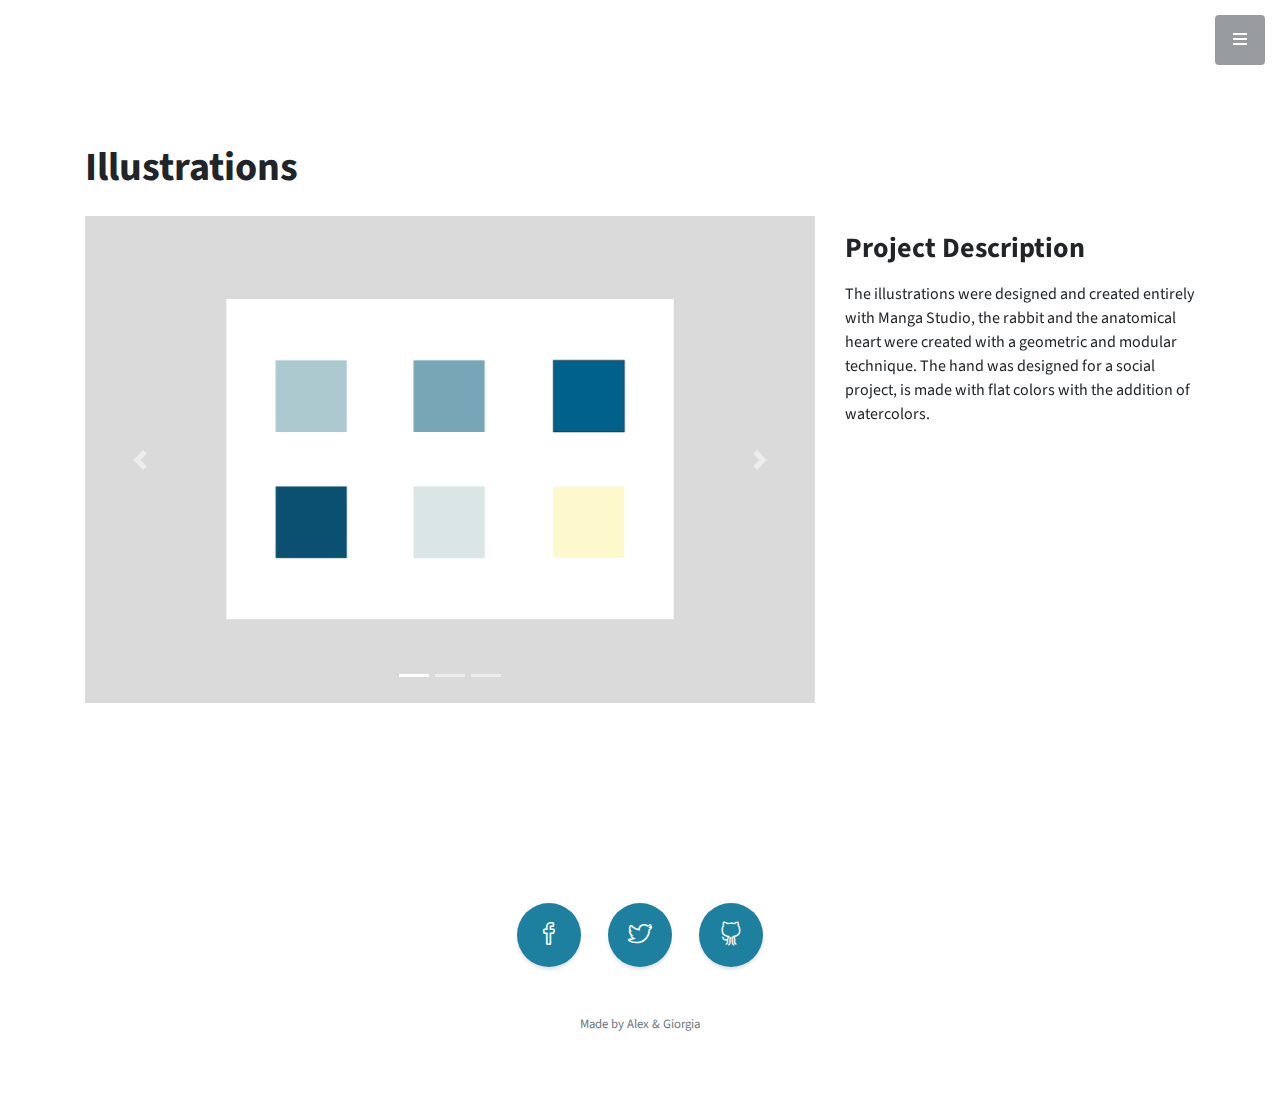
<file: categories/illustrations/logos/project2.html>
<!DOCTYPE html>
<html lang="en">

  <head>

    <meta charset="utf-8">
    <meta name="viewport" content="width=device-width, initial-scale=1, shrink-to-fit=no">
    <meta name="description" content="">
    <meta name="author" content="">

    <title>Stylish Portfolio - Start Bootstrap Template</title>

    <!-- Bootstrap Core CSS -->
    <link href="../../../vendor/bootstrap/css/bootstrap.min.css" rel="stylesheet">

    <!-- Custom Fonts -->
    <link href="../../../vendor/fontawesome-free/css/all.min.css" rel="stylesheet" type="text/css">
    <link href="https://fonts.googleapis.com/css?family=Source+Sans+Pro:300,400,700,300italic,400italic,700italic" rel="stylesheet" type="text/css">
    <link href="../../../vendor/simple-line-icons/css/simple-line-icons.css" rel="stylesheet">

    <!-- Custom CSS -->
    <link href="../../../css/stylish-portfolio.min.css" rel="stylesheet">
    <link rel="stylesheet" href="../../../css/style.css">
    <link rel="stylesheet" href="../../../css/pages.css">
  </head>

  <body id="page-top">

    <!-- Navigation -->
    <a class="menu-toggle rounded" href="#">
      <i class="fas fa-bars"></i>
    </a>
    <nav id="sidebar-wrapper">
      <ul class="sidebar-nav">
        <li class="sidebar-brand">
          <a class="js-scroll-trigger" href="#page-top"></a>
        </li>
        <li class="sidebar-nav-item">
          <a class="js-scroll-trigger" href="../../../index.html">Home</a>
        </li>
        <li class="sidebar-nav-item">
          <a class="js-scroll-trigger" href="../../../index.html#about">About</a>
        </li>
        <li class="nav-item dropdown ">
        <button class="dropdown-btn sidebar-nav-item  dropdown-toggle" >My Works
          </button>
        <div class="dropdown-container" aria-labelledby="navbarDropdown">
          <a class="dropdown-item new-item"  href="../../web.html">Web Design</a>
          <a class="dropdown-item new-item" href="../../layouts.html">Layouts</a>
          <a class="dropdown-item new-item" href="../../type.html">Type Design</a>
          <a class="dropdown-item new-item" href="../../illustrations.html">Illustrations & Logos</a>
        </div>
      </li>
      </ul>
    </nav>
    
    <section class="content-section" id="portfolio">
    <!-- Page Content -->
    <div class="container">

      <!-- Portfolio Item Heading -->
      <h1 class="my-4">Illustrations
        
      </h1>

      <!-- Portfolio Item Row -->
      <div class="row">

        <div class="col-md-8">
        <div id="carouselExampleIndicators" class="carousel slide" data-ride="carousel">
  <ol class="carousel-indicators">
    <li data-target="#carouselExampleIndicators" data-slide-to="0" class="active"></li>
    <li data-target="#carouselExampleIndicators" data-slide-to="1"></li>
    <li data-target="#carouselExampleIndicators" data-slide-to="2"></li>
   
  </ol>
  <div class="carousel-inner">
    <div class="carousel-item active">
      <img class="d-block w-100" src="img/logo1.png" alt="First slide">
    </div>
    <div class="carousel-item">
      <img class="d-block w-100" src="img/logo11.png" alt="Second slide">
    </div>
    <div class="carousel-item ">
      <img class="d-block w-100" src="img/logo111.png" alt="First slide">
    </div>
    
  </div>
  <a class="carousel-control-prev" href="#carouselExampleIndicators" role="button" data-slide="prev">
    <span class="carousel-control-prev-icon" aria-hidden="true"></span>
    <span class="sr-only">Previous</span>
  </a>
  <a class="carousel-control-next" href="#carouselExampleIndicators" role="button" data-slide="next">
    <span class="carousel-control-next-icon" aria-hidden="true"></span>
    <span class="sr-only">Next</span>
  </a>
</div>
        </div>

        <div class="col-md-4">
          <h3 class="my-3">Project Description</h3>
          <p>The illustrations were designed and created entirely with Manga Studio, the rabbit and the anatomical heart were created with a geometric and modular technique. The hand was designed for a social project, is made with flat colors with the addition of watercolors.</p>
          
        </div>

      </div>
      <!-- /.row -->

      

    </div>
    <!-- /.container -->

    </section>
    
    

    

    <!-- Footer -->
    <footer class="footer text-center">
      <div class="container">
        <ul class="list-inline mb-5">
          <li class="list-inline-item">
            <a class="social-link rounded-circle text-white mr-3" href="https://www.facebook.com/itsgiorgiahere">
              <i class="icon-social-facebook"></i>
            </a>
          </li>
          <li class="list-inline-item">
            <a class="social-link rounded-circle text-white mr-3" href="https://twitter.com/sonoildiavolo">
              <i class="icon-social-twitter"></i>
            </a>
          </li>
          <li class="list-inline-item">
            <a class="social-link rounded-circle text-white" href="https://github.com/giorgiatosi">
              <i class="icon-social-github"></i>
            </a>
          </li>
        </ul>
        <p class="text-muted small mb-0">Made by Alex & Giorgia</p>
      </div>
    </footer>

    <!-- Scroll to Top Button-->
    <a class="scroll-to-top rounded js-scroll-trigger" href="#page-top">
      <i class="fas fa-angle-up"></i>
    </a>

    <!-- Bootstrap core JavaScript -->
    <script src="../../../vendor/jquery/jquery.min.js"></script>
    <script src="../../../vendor/bootstrap/js/bootstrap.bundle.min.js"></script>

    <!-- Plugin JavaScript -->
    <script src="../../../vendor/jquery-easing/jquery.easing.min.js"></script>

    <!-- Custom scripts for this template -->
    <script src="../../../js/stylish-portfolio.min.js"></script>
    <script src="../../../js/nav.js"></script>
  </body>

</html>
</file>
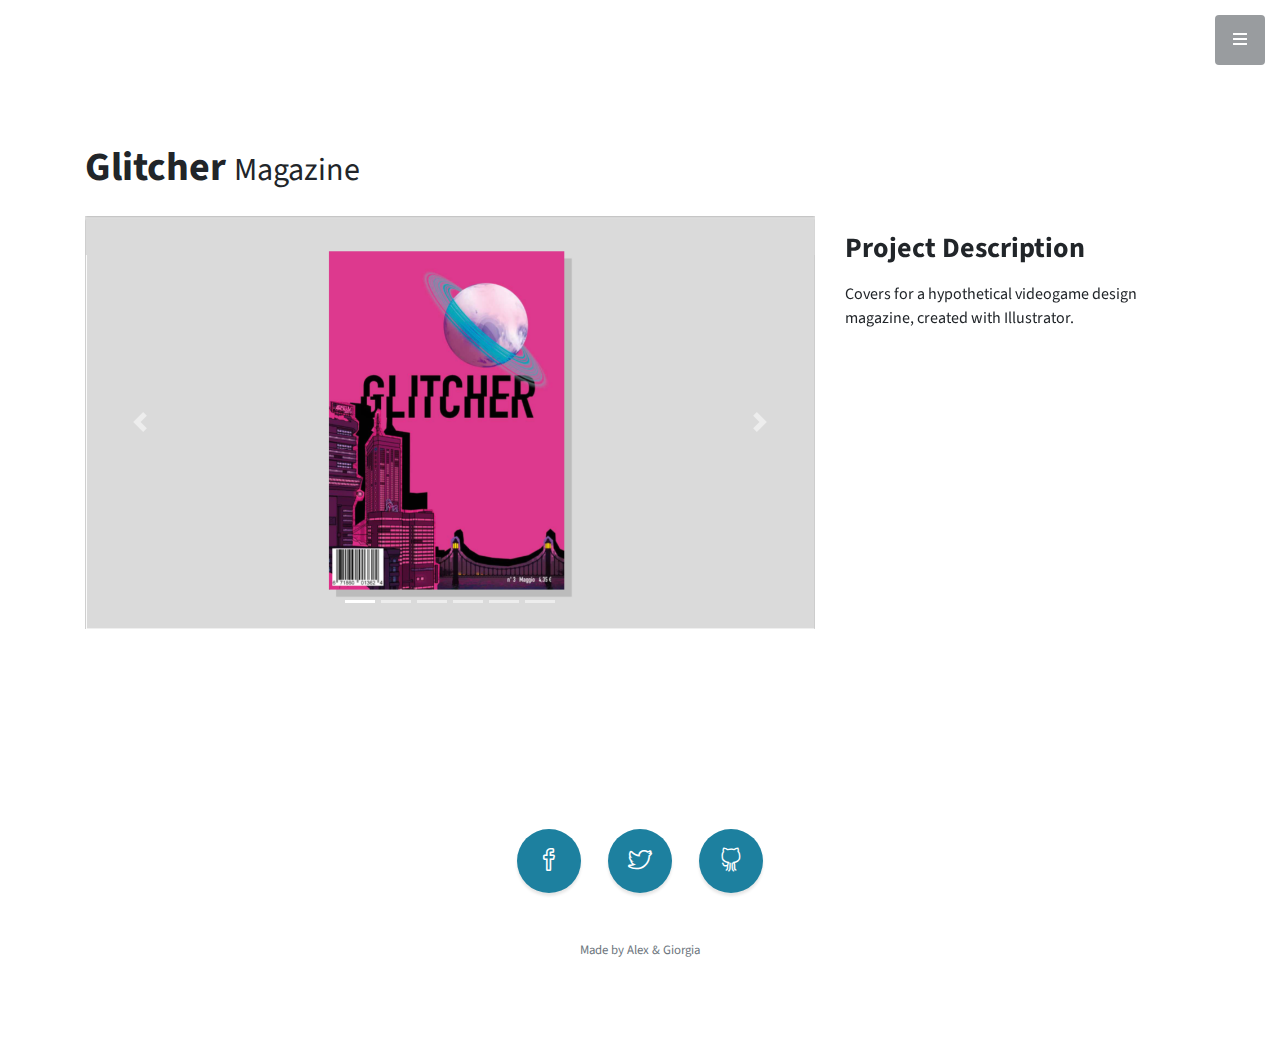
<file: categories/layout/project1/project1.html>
<!DOCTYPE html>
<html lang="en">

  <head>

    <meta charset="utf-8">
    <meta name="viewport" content="width=device-width, initial-scale=1, shrink-to-fit=no">
    <meta name="description" content="">
    <meta name="author" content="">

    <title>Giorgia Tosi - Layouts</title>

    <!-- Bootstrap Core CSS -->
    <link href="../../../vendor/bootstrap/css/bootstrap.min.css" rel="stylesheet">

    <!-- Custom Fonts -->
    <link href="../../../vendor/fontawesome-free/css/all.min.css" rel="stylesheet" type="text/css">
    <link href="https://fonts.googleapis.com/css?family=Source+Sans+Pro:300,400,700,300italic,400italic,700italic" rel="stylesheet" type="text/css">
    <link href="../../../vendor/simple-line-icons/css/simple-line-icons.css" rel="stylesheet">

    <!-- Custom CSS -->
    <link href="../../../css/stylish-portfolio.min.css" rel="stylesheet">
    <link rel="stylesheet" href="../../../css/style.css">
    <link rel="stylesheet" href="../../../css/pages.css">
  </head>

  <body id="page-top">
    <!-- Navigation -->
    <a class="menu-toggle rounded" href="#">
      <i class="fas fa-bars"></i>
    </a>
    <nav id="sidebar-wrapper">
      <ul class="sidebar-nav">
        <li class="sidebar-brand">
          <a class="js-scroll-trigger" href="#page-top"></a>
        </li>
        <li class="sidebar-nav-item">
          <a class="js-scroll-trigger" href="../../../index.html">Home</a>
        </li>
        <li class="sidebar-nav-item">
          <a class="js-scroll-trigger" href="../../../index.html#about">About</a>
        </li>
        <li class="nav-item dropdown ">
        <button class="dropdown-btn sidebar-nav-item  dropdown-toggle" >My Works
          </button>
        <div class="dropdown-container" aria-labelledby="navbarDropdown">
          <a class="dropdown-item new-item"  href="../../web.html">Web Design</a>
          <a class="dropdown-item new-item" href="../../layouts.html">Layouts</a>
          <a class="dropdown-item new-item" href="../../type.html">Type Design</a>
          <a class="dropdown-item new-item" href="../../illustrations.html">Illustrations & Logos</a>
        </div>
      </li>
      </ul>
    </nav>
    
    <section class="content-section" id="portfolio">
    <!-- Page Content -->
    <div class="container">

      <!-- Portfolio Item Heading -->
      <h1 class="my-4">Glitcher
        <small>Magazine</small>
      </h1>

      <!-- Portfolio Item Row -->
      <div class="row">

        <div class="col-md-8">
        <div id="carouselExampleIndicators" class="carousel slide" data-ride="carousel">
  <ol class="carousel-indicators">
    <li data-target="#carouselExampleIndicators" data-slide-to="0" class="active"></li>
    <li data-target="#carouselExampleIndicators" data-slide-to="1"></li>
    <li data-target="#carouselExampleIndicators" data-slide-to="2"></li>
    <li data-target="#carouselExampleIndicators" data-slide-to="3"></li>
    <li data-target="#carouselExampleIndicators" data-slide-to="4"></li>
    <li data-target="#carouselExampleIndicators" data-slide-to="5"></li>
  </ol>
  <div class="carousel-inner">
    <div class="carousel-item active">
      <img class="d-block w-100" src="img/copertina1.png" alt="First slide">
    </div>
    <div class="carousel-item">
      <img class="d-block w-100" src="img/mockup1.png" alt="Second slide">
    </div>
    <div class="carousel-item ">
      <img class="d-block w-100" src="img/copertina2.png" alt="First slide">
    </div>
    <div class="carousel-item">
      <img class="d-block w-100" src="img/mockup2.png" alt="Second slide">
    </div>
    <div class="carousel-item">
      <img class="d-block w-100" src="img/copertina3.png" alt="First slide">
    </div>
    <div class="carousel-item">
      <img class="d-block w-100" src="img/mockup3.png" alt="Second slide">
    </div>
  </div>
  <a class="carousel-control-prev" href="#carouselExampleIndicators" role="button" data-slide="prev">
    <span class="carousel-control-prev-icon" aria-hidden="true"></span>
    <span class="sr-only">Previous</span>
  </a>
  <a class="carousel-control-next" href="#carouselExampleIndicators" role="button" data-slide="next">
    <span class="carousel-control-next-icon" aria-hidden="true"></span>
    <span class="sr-only">Next</span>
  </a>
</div>
        </div>

        <div class="col-md-4">
          <h3 class="my-3">Project Description</h3>
          <p>Covers for a hypothetical videogame design magazine, created with Illustrator.</p>
          
        </div>

      </div>
      <!-- /.row -->

      

    </div>
    <!-- /.container -->

    </section>
    
    

    

    <!-- Footer -->
    <footer class="footer text-center">
      <div class="container">
        <ul class="list-inline mb-5">
          <li class="list-inline-item">
            <a class="social-link rounded-circle text-white mr-3" href="https://www.facebook.com/itsgiorgiahere">
              <i class="icon-social-facebook"></i>
            </a>
          </li>
          <li class="list-inline-item">
            <a class="social-link rounded-circle text-white mr-3" href="https://twitter.com/sonoildiavolo">
              <i class="icon-social-twitter"></i>
            </a>
          </li>
          <li class="list-inline-item">
            <a class="social-link rounded-circle text-white" href="https://github.com/giorgiatosi">
              <i class="icon-social-github"></i>
            </a>
          </li>
        </ul>
        <p class="text-muted small mb-0">Made by Alex & Giorgia</p>
      </div>
    </footer>

    <!-- Scroll to Top Button-->
    <a class="scroll-to-top rounded js-scroll-trigger" href="#page-top">
      <i class="fas fa-angle-up"></i>
    </a>

    <!-- Bootstrap core JavaScript -->
    <script src="../../../vendor/jquery/jquery.min.js"></script>
    <script src="../../../vendor/bootstrap/js/bootstrap.bundle.min.js"></script>

    <!-- Plugin JavaScript -->
    <script src="../../../vendor/jquery-easing/jquery.easing.min.js"></script>

    <!-- Custom scripts for this template -->
    <script src="../../../js/stylish-portfolio.min.js"></script>
    <script src="../../../js/nav.js"></script>
  </body>

</html>
</file>
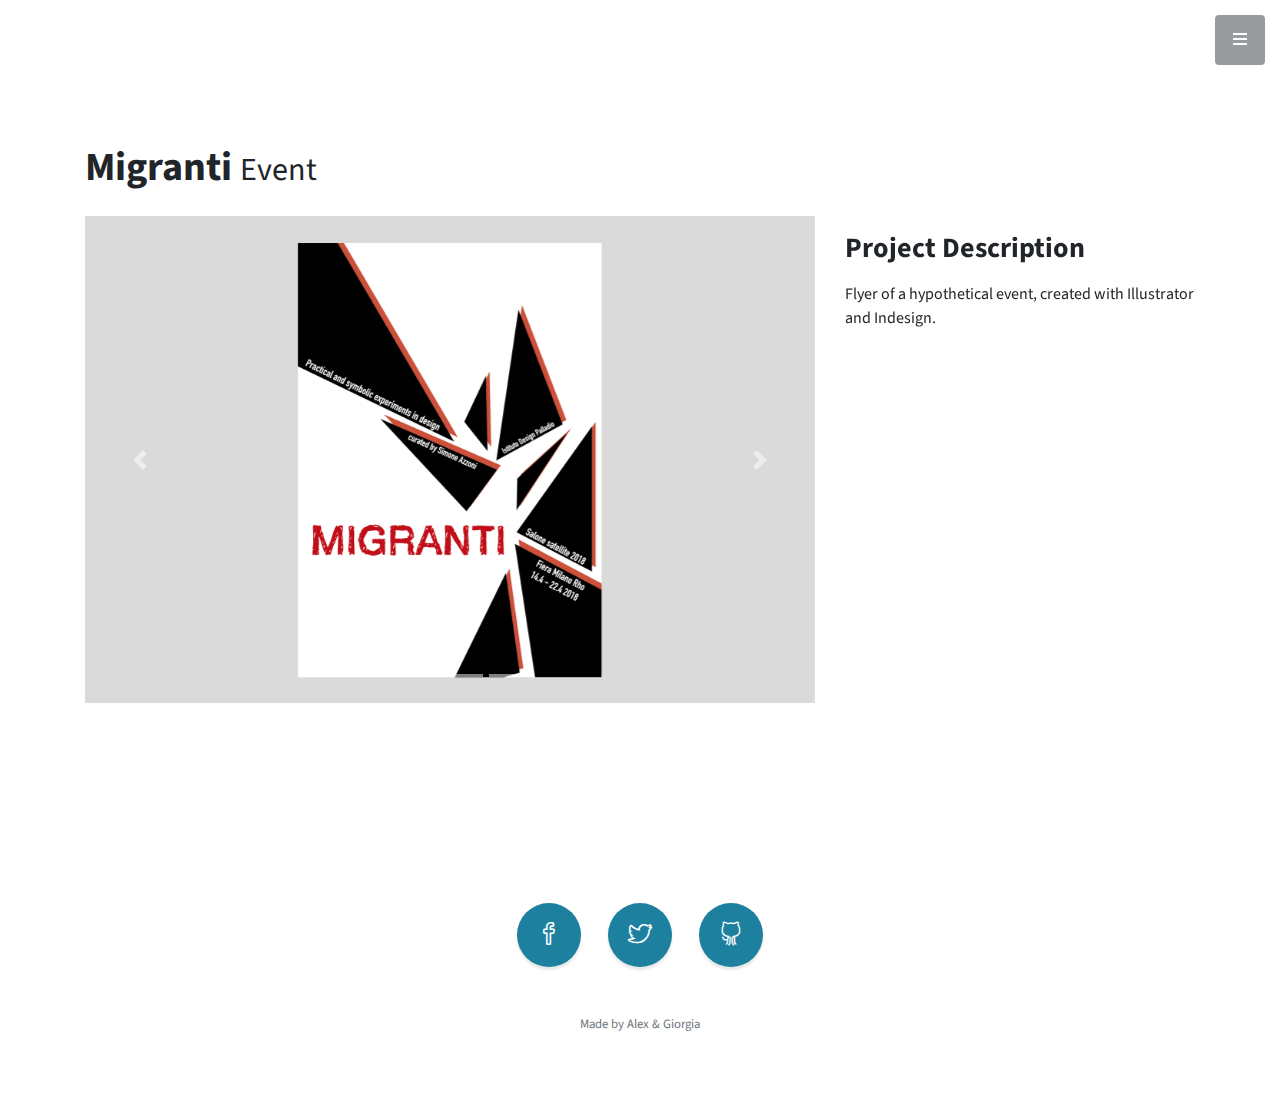
<file: categories/layout/project2/project2.html>
<!DOCTYPE html>
<html lang="en">

  <head>

    <meta charset="utf-8">
    <meta name="viewport" content="width=device-width, initial-scale=1, shrink-to-fit=no">
    <meta name="description" content="">
    <meta name="author" content="">

    <title>Giorgia Tosi - Layouts</title>

    <!-- Bootstrap Core CSS -->
    <link href="../../../vendor/bootstrap/css/bootstrap.min.css" rel="stylesheet">

    <!-- Custom Fonts -->
    <link href="../../../vendor/fontawesome-free/css/all.min.css" rel="stylesheet" type="text/css">
    <link href="https://fonts.googleapis.com/css?family=Source+Sans+Pro:300,400,700,300italic,400italic,700italic" rel="stylesheet" type="text/css">
    <link href="../../../vendor/simple-line-icons/css/simple-line-icons.css" rel="stylesheet">

    <!-- Custom CSS -->
    <link href="../../../css/stylish-portfolio.min.css" rel="stylesheet">
    <link rel="stylesheet" href="../../../css/style.css">
    <link rel="stylesheet" href="../../../css/pages.css">
  </head>

  <body id="page-top">

    <!-- Navigation -->
    <a class="menu-toggle rounded" href="#">
      <i class="fas fa-bars"></i>
    </a>
    <nav id="sidebar-wrapper">
      <ul class="sidebar-nav">
        <li class="sidebar-brand">
          <a class="js-scroll-trigger" href="#page-top"></a>
        </li>
        <li class="sidebar-nav-item">
          <a class="js-scroll-trigger" href="../../../index.html">Home</a>
        </li>
        <li class="sidebar-nav-item">
          <a class="js-scroll-trigger" href="../../../index.html#about">About</a>
        </li>
        <li class="nav-item dropdown ">
        <button class="dropdown-btn sidebar-nav-item  dropdown-toggle" >My Works
          </button>
        <div class="dropdown-container" aria-labelledby="navbarDropdown">
          <a class="dropdown-item new-item"  href="../../web.html">Web Design</a>
          <a class="dropdown-item new-item" href="../../layouts.html">Layouts</a>
          <a class="dropdown-item new-item" href="../../type.html">Type Design</a>
          <a class="dropdown-item new-item" href="../../illustrations.html">Illustrations & Logos</a>
        </div>
      </li>
      </ul>
    </nav>
    
    <section class="content-section" id="portfolio">
    <!-- Page Content -->
    <div class="container">

      <!-- Portfolio Item Heading -->
      <h1 class="my-4">Migranti
        <small>Event</small>
      </h1>

      <!-- Portfolio Item Row -->
      <div class="row">

        <div class="col-md-8">
        <div id="carouselExampleIndicators" class="carousel slide" data-ride="carousel">
  <ol class="carousel-indicators">
    <li data-target="#carouselExampleIndicators" data-slide-to="0" class="active"></li>
    <li data-target="#carouselExampleIndicators" data-slide-to="1"></li>
    <li data-target="#carouselExampleIndicators" data-slide-to="2"></li>
    <li data-target="#carouselExampleIndicators" data-slide-to="3"></li>
  </ol>
  <div class="carousel-inner">
    <div class="carousel-item active">
      <img class="d-block w-100" src="img/progetto2fronte.png" alt="First slide">
    </div>
    <div class="carousel-item">
      <img class="d-block w-100" src="img/progettoMockup2.png" alt="Second slide">
    </div>
    <div class="carousel-item ">
      <img class="d-block w-100" src="img/progetto2retro.png" alt="First slide">
    </div>
    <div class="carousel-item">
      <img class="d-block w-100" src="img/progettoMockup22.png" alt="Second slide">
    </div>
  </div>
  <a class="carousel-control-prev" href="#carouselExampleIndicators" role="button" data-slide="prev">
    <span class="carousel-control-prev-icon" aria-hidden="true"></span>
    <span class="sr-only">Previous</span>
  </a>
  <a class="carousel-control-next" href="#carouselExampleIndicators" role="button" data-slide="next">
    <span class="carousel-control-next-icon" aria-hidden="true"></span>
    <span class="sr-only">Next</span>
  </a>
</div>
        </div>

        <div class="col-md-4">
          <h3 class="my-3">Project Description</h3>
          <p>Flyer of a hypothetical event, created with Illustrator and Indesign.</p>
          
        </div>

      </div>
      <!-- /.row -->

      

    </div>
    <!-- /.container -->

    </section>
    
    

    

    <!-- Footer -->
    <footer class="footer text-center">
      <div class="container">
        <ul class="list-inline mb-5">
          <li class="list-inline-item">
            <a class="social-link rounded-circle text-white mr-3" href="https://www.facebook.com/itsgiorgiahere">
              <i class="icon-social-facebook"></i>
            </a>
          </li>
          <li class="list-inline-item">
            <a class="social-link rounded-circle text-white mr-3" href="https://twitter.com/sonoildiavolo">
              <i class="icon-social-twitter"></i>
            </a>
          </li>
          <li class="list-inline-item">
            <a class="social-link rounded-circle text-white" href="https://github.com/giorgiatosi">
              <i class="icon-social-github"></i>
            </a>
          </li>
        </ul>
        <p class="text-muted small mb-0">Made by Alex & Giorgia</p>
      </div>
    </footer>

    <!-- Scroll to Top Button-->
    <a class="scroll-to-top rounded js-scroll-trigger" href="#page-top">
      <i class="fas fa-angle-up"></i>
    </a>

    <!-- Bootstrap core JavaScript -->
    <script src="../../../vendor/jquery/jquery.min.js"></script>
    <script src="../../../vendor/bootstrap/js/bootstrap.bundle.min.js"></script>

    <!-- Plugin JavaScript -->
    <script src="../../../vendor/jquery-easing/jquery.easing.min.js"></script>

    <!-- Custom scripts for this template -->
    <script src="../../../js/stylish-portfolio.min.js"></script>
    <script src="../../../js/nav.js"></script>
  </body>

</html>
</file>
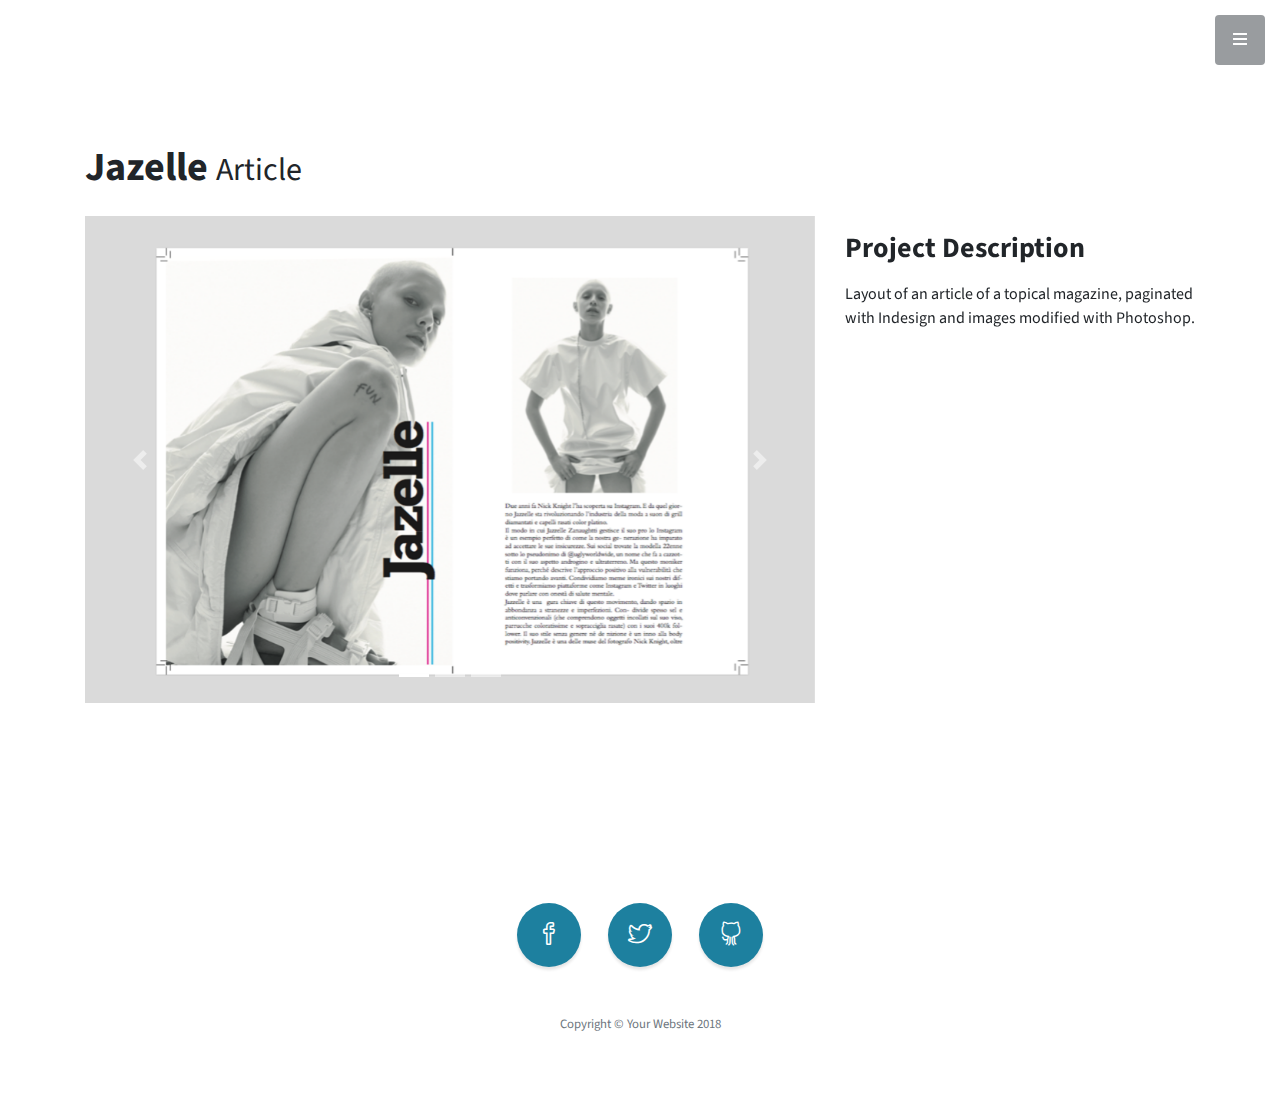
<file: categories/layout/project3/project3.html>
<!DOCTYPE html>
<html lang="en">

  <head>

    <meta charset="utf-8">
    <meta name="viewport" content="width=device-width, initial-scale=1, shrink-to-fit=no">
    <meta name="description" content="">
    <meta name="author" content="">

    <title>Stylish Portfolio - Start Bootstrap Template</title>

    <!-- Bootstrap Core CSS -->
    <link href="../../../vendor/bootstrap/css/bootstrap.min.css" rel="stylesheet">

    <!-- Custom Fonts -->
    <link href="../../../vendor/fontawesome-free/css/all.min.css" rel="stylesheet" type="text/css">
    <link href="https://fonts.googleapis.com/css?family=Source+Sans+Pro:300,400,700,300italic,400italic,700italic" rel="stylesheet" type="text/css">
    <link href="../../../vendor/simple-line-icons/css/simple-line-icons.css" rel="stylesheet">

    <!-- Custom CSS -->
    <link href="../../../css/stylish-portfolio.min.css" rel="stylesheet">
    <link rel="stylesheet" href="../../../css/style.css">
    <link rel="stylesheet" href="../../../css/pages.css">
  </head>

  <body id="page-top">

    <!-- Navigation -->
    <a class="menu-toggle rounded" href="#">
      <i class="fas fa-bars"></i>
    </a>
    <nav id="sidebar-wrapper">
      <ul class="sidebar-nav">
        <li class="sidebar-brand">
          <a class="js-scroll-trigger" href="#page-top"></a>
        </li>
        <li class="sidebar-nav-item">
          <a class="js-scroll-trigger" href="#page-top">Home</a>
        </li>
        <li class="sidebar-nav-item">
          <a class="js-scroll-trigger" href="../../../index.html#about">About</a>
        </li>
        <li class="nav-item dropdown ">
        <button class="dropdown-btn sidebar-nav-item  dropdown-toggle" href="../../../index.html#portfolio" >My Works
          </button>
        <div class="dropdown-container" aria-labelledby="navbarDropdown">
          <a class="dropdown-item new-item"  href="../../web.html">Web Design</a>
          <a class="dropdown-item new-item" href="../../layouts.html">Layouts</a>
          <a class="dropdown-item new-item" href="../../type.html">Type Design</a>
          <a class="dropdown-item new-item" href="../../illustrations.html">Illustrations & Logos</a>
        </div>
      </li>
        <li class="sidebar-nav-item">
          <a class="js-scroll-trigger" href="#services">Services</a>
        </li>
      </ul>
    </nav>
    
    <section class="content-section" id="portfolio">
    <!-- Page Content -->
    <div class="container">

      <!-- Portfolio Item Heading -->
      <h1 class="my-4">Jazelle
        <small>Article</small>
      </h1>

      <!-- Portfolio Item Row -->
      <div class="row">

        <div class="col-md-8">
        <div id="carouselExampleIndicators" class="carousel slide" data-ride="carousel">
  <ol class="carousel-indicators">
    <li data-target="#carouselExampleIndicators" data-slide-to="0" class="active"></li>
    <li data-target="#carouselExampleIndicators" data-slide-to="1"></li>
    <li data-target="#carouselExampleIndicators" data-slide-to="2"></li>
  </ol>
  <div class="carousel-inner">
    <div class="carousel-item active">
      <img class="d-block w-100" src="img/progetto33.png" alt="First slide">
    </div>
    <div class="carousel-item">
      <img class="d-block w-100" src="img/progetto333.png" alt="Second slide">
    </div>
    <div class="carousel-item ">
      <img class="d-block w-100" src="img/progetto3.png" alt="First slide">
    </div>
    
  </div>
  <a class="carousel-control-prev" href="#carouselExampleIndicators" role="button" data-slide="prev">
    <span class="carousel-control-prev-icon" aria-hidden="true"></span>
    <span class="sr-only">Previous</span>
  </a>
  <a class="carousel-control-next" href="#carouselExampleIndicators" role="button" data-slide="next">
    <span class="carousel-control-next-icon" aria-hidden="true"></span>
    <span class="sr-only">Next</span>
  </a>
</div>
        </div>

        <div class="col-md-4">
          <h3 class="my-3">Project Description</h3>
          <p>Layout of an article of a topical magazine, paginated with Indesign and images modified with Photoshop.</p>
          
        </div>

      </div>
      <!-- /.row -->

      

    </div>
    <!-- /.container -->

    </section>
    
    

    

    <!-- Footer -->
    <footer class="footer text-center">
      <div class="container">
        <ul class="list-inline mb-5">
          <li class="list-inline-item">
            <a class="social-link rounded-circle text-white mr-3" href="#">
              <i class="icon-social-facebook"></i>
            </a>
          </li>
          <li class="list-inline-item">
            <a class="social-link rounded-circle text-white mr-3" href="#">
              <i class="icon-social-twitter"></i>
            </a>
          </li>
          <li class="list-inline-item">
            <a class="social-link rounded-circle text-white" href="#">
              <i class="icon-social-github"></i>
            </a>
          </li>
        </ul>
        <p class="text-muted small mb-0">Copyright &copy; Your Website 2018</p>
      </div>
    </footer>

    <!-- Scroll to Top Button-->
    <a class="scroll-to-top rounded js-scroll-trigger" href="#page-top">
      <i class="fas fa-angle-up"></i>
    </a>

    <!-- Bootstrap core JavaScript -->
    <script src="../../../vendor/jquery/jquery.min.js"></script>
    <script src="../../../vendor/bootstrap/js/bootstrap.bundle.min.js"></script>

    <!-- Plugin JavaScript -->
    <script src="../../../vendor/jquery-easing/jquery.easing.min.js"></script>

    <!-- Custom scripts for this template -->
    <script src="../../../js/stylish-portfolio.min.js"></script>
    <script src="../../../js/nav.js"></script>
  </body>

</html>
</file>
<file: vendor/simple-line-icons/css/simple-line-icons.css>
@font-face {
  font-family: 'simple-line-icons';
  src: url('../fonts/Simple-Line-Icons.eot?v=2.4.0');
  src: url('../fonts/Simple-Line-Icons.eot?v=2.4.0#iefix') format('embedded-opentype'), url('../fonts/Simple-Line-Icons.woff2?v=2.4.0') format('woff2'), url('../fonts/Simple-Line-Icons.ttf?v=2.4.0') format('truetype'), url('../fonts/Simple-Line-Icons.woff?v=2.4.0') format('woff'), url('../fonts/Simple-Line-Icons.svg?v=2.4.0#simple-line-icons') format('svg');
  font-weight: normal;
  font-style: normal;
}
/*
 Use the following CSS code if you want to have a class per icon.
 Instead of a list of all class selectors, you can use the generic [class*="icon-"] selector, but it's slower:
*/
.icon-user,
.icon-people,
.icon-user-female,
.icon-user-follow,
.icon-user-following,
.icon-user-unfollow,
.icon-login,
.icon-logout,
.icon-emotsmile,
.icon-phone,
.icon-call-end,
.icon-call-in,
.icon-call-out,
.icon-map,
.icon-location-pin,
.icon-direction,
.icon-directions,
.icon-compass,
.icon-layers,
.icon-menu,
.icon-list,
.icon-options-vertical,
.icon-options,
.icon-arrow-down,
.icon-arrow-left,
.icon-arrow-right,
.icon-arrow-up,
.icon-arrow-up-circle,
.icon-arrow-left-circle,
.icon-arrow-right-circle,
.icon-arrow-down-circle,
.icon-check,
.icon-clock,
.icon-plus,
.icon-minus,
.icon-close,
.icon-event,
.icon-exclamation,
.icon-organization,
.icon-trophy,
.icon-screen-smartphone,
.icon-screen-desktop,
.icon-plane,
.icon-notebook,
.icon-mustache,
.icon-mouse,
.icon-magnet,
.icon-energy,
.icon-disc,
.icon-cursor,
.icon-cursor-move,
.icon-crop,
.icon-chemistry,
.icon-speedometer,
.icon-shield,
.icon-screen-tablet,
.icon-magic-wand,
.icon-hourglass,
.icon-graduation,
.icon-ghost,
.icon-game-controller,
.icon-fire,
.icon-eyeglass,
.icon-envelope-open,
.icon-envelope-letter,
.icon-bell,
.icon-badge,
.icon-anchor,
.icon-wallet,
.icon-vector,
.icon-speech,
.icon-puzzle,
.icon-printer,
.icon-present,
.icon-playlist,
.icon-pin,
.icon-picture,
.icon-handbag,
.icon-globe-alt,
.icon-globe,
.icon-folder-alt,
.icon-folder,
.icon-film,
.icon-feed,
.icon-drop,
.icon-drawer,
.icon-docs,
.icon-doc,
.icon-diamond,
.icon-cup,
.icon-calculator,
.icon-bubbles,
.icon-briefcase,
.icon-book-open,
.icon-basket-loaded,
.icon-basket,
.icon-bag,
.icon-action-undo,
.icon-action-redo,
.icon-wrench,
.icon-umbrella,
.icon-trash,
.icon-tag,
.icon-support,
.icon-frame,
.icon-size-fullscreen,
.icon-size-actual,
.icon-shuffle,
.icon-share-alt,
.icon-share,
.icon-rocket,
.icon-question,
.icon-pie-chart,
.icon-pencil,
.icon-note,
.icon-loop,
.icon-home,
.icon-grid,
.icon-graph,
.icon-microphone,
.icon-music-tone-alt,
.icon-music-tone,
.icon-earphones-alt,
.icon-earphones,
.icon-equalizer,
.icon-like,
.icon-dislike,
.icon-control-start,
.icon-control-rewind,
.icon-control-play,
.icon-control-pause,
.icon-control-forward,
.icon-control-end,
.icon-volume-1,
.icon-volume-2,
.icon-volume-off,
.icon-calendar,
.icon-bulb,
.icon-chart,
.icon-ban,
.icon-bubble,
.icon-camrecorder,
.icon-camera,
.icon-cloud-download,
.icon-cloud-upload,
.icon-envelope,
.icon-eye,
.icon-flag,
.icon-heart,
.icon-info,
.icon-key,
.icon-link,
.icon-lock,
.icon-lock-open,
.icon-magnifier,
.icon-magnifier-add,
.icon-magnifier-remove,
.icon-paper-clip,
.icon-paper-plane,
.icon-power,
.icon-refresh,
.icon-reload,
.icon-settings,
.icon-star,
.icon-symbol-female,
.icon-symbol-male,
.icon-target,
.icon-credit-card,
.icon-paypal,
.icon-social-tumblr,
.icon-social-twitter,
.icon-social-facebook,
.icon-social-instagram,
.icon-social-linkedin,
.icon-social-pinterest,
.icon-social-github,
.icon-social-google,
.icon-social-reddit,
.icon-social-skype,
.icon-social-dribbble,
.icon-social-behance,
.icon-social-foursqare,
.icon-social-soundcloud,
.icon-social-spotify,
.icon-social-stumbleupon,
.icon-social-youtube,
.icon-social-dropbox,
.icon-social-vkontakte,
.icon-social-steam {
  font-family: 'simple-line-icons';
  speak: none;
  font-style: normal;
  font-weight: normal;
  font-variant: normal;
  text-transform: none;
  line-height: 1;
  /* Better Font Rendering =========== */
  -webkit-font-smoothing: antialiased;
  -moz-osx-font-smoothing: grayscale;
}
.icon-user:before {
  content: "\e005";
}
.icon-people:before {
  content: "\e001";
}
.icon-user-female:before {
  content: "\e000";
}
.icon-user-follow:before {
  content: "\e002";
}
.icon-user-following:before {
  content: "\e003";
}
.icon-user-unfollow:before {
  content: "\e004";
}
.icon-login:before {
  content: "\e066";
}
.icon-logout:before {
  content: "\e065";
}
.icon-emotsmile:before {
  content: "\e021";
}
.icon-phone:before {
  content: "\e600";
}
.icon-call-end:before {
  content: "\e048";
}
.icon-call-in:before {
  content: "\e047";
}
.icon-call-out:before {
  content: "\e046";
}
.icon-map:before {
  content: "\e033";
}
.icon-location-pin:before {
  content: "\e096";
}
.icon-direction:before {
  content: "\e042";
}
.icon-directions:before {
  content: "\e041";
}
.icon-compass:before {
  content: "\e045";
}
.icon-layers:before {
  content: "\e034";
}
.icon-menu:before {
  content: "\e601";
}
.icon-list:before {
  content: "\e067";
}
.icon-options-vertical:before {
  content: "\e602";
}
.icon-options:before {
  content: "\e603";
}
.icon-arrow-down:before {
  content: "\e604";
}
.icon-arrow-left:before {
  content: "\e605";
}
.icon-arrow-right:before {
  content: "\e606";
}
.icon-arrow-up:before {
  content: "\e607";
}
.icon-arrow-up-circle:before {
  content: "\e078";
}
.icon-arrow-left-circle:before {
  content: "\e07a";
}
.icon-arrow-right-circle:before {
  content: "\e079";
}
.icon-arrow-down-circle:before {
  content: "\e07b";
}
.icon-check:before {
  content: "\e080";
}
.icon-clock:before {
  content: "\e081";
}
.icon-plus:before {
  content: "\e095";
}
.icon-minus:before {
  content: "\e615";
}
.icon-close:before {
  content: "\e082";
}
.icon-event:before {
  content: "\e619";
}
.icon-exclamation:before {
  content: "\e617";
}
.icon-organization:before {
  content: "\e616";
}
.icon-trophy:before {
  content: "\e006";
}
.icon-screen-smartphone:before {
  content: "\e010";
}
.icon-screen-desktop:before {
  content: "\e011";
}
.icon-plane:before {
  content: "\e012";
}
.icon-notebook:before {
  content: "\e013";
}
.icon-mustache:before {
  content: "\e014";
}
.icon-mouse:before {
  content: "\e015";
}
.icon-magnet:before {
  content: "\e016";
}
.icon-energy:before {
  content: "\e020";
}
.icon-disc:before {
  content: "\e022";
}
.icon-cursor:before {
  content: "\e06e";
}
.icon-cursor-move:before {
  content: "\e023";
}
.icon-crop:before {
  content: "\e024";
}
.icon-chemistry:before {
  content: "\e026";
}
.icon-speedometer:before {
  content: "\e007";
}
.icon-shield:before {
  content: "\e00e";
}
.icon-screen-tablet:before {
  content: "\e00f";
}
.icon-magic-wand:before {
  content: "\e017";
}
.icon-hourglass:before {
  content: "\e018";
}
.icon-graduation:before {
  content: "\e019";
}
.icon-ghost:before {
  content: "\e01a";
}
.icon-game-controller:before {
  content: "\e01b";
}
.icon-fire:before {
  content: "\e01c";
}
.icon-eyeglass:before {
  content: "\e01d";
}
.icon-envelope-open:before {
  content: "\e01e";
}
.icon-envelope-letter:before {
  content: "\e01f";
}
.icon-bell:before {
  content: "\e027";
}
.icon-badge:before {
  content: "\e028";
}
.icon-anchor:before {
  content: "\e029";
}
.icon-wallet:before {
  content: "\e02a";
}
.icon-vector:before {
  content: "\e02b";
}
.icon-speech:before {
  content: "\e02c";
}
.icon-puzzle:before {
  content: "\e02d";
}
.icon-printer:before {
  content: "\e02e";
}
.icon-present:before {
  content: "\e02f";
}
.icon-playlist:before {
  content: "\e030";
}
.icon-pin:before {
  content: "\e031";
}
.icon-picture:before {
  content: "\e032";
}
.icon-handbag:before {
  content: "\e035";
}
.icon-globe-alt:before {
  content: "\e036";
}
.icon-globe:before {
  content: "\e037";
}
.icon-folder-alt:before {
  content: "\e039";
}
.icon-folder:before {
  content: "\e089";
}
.icon-film:before {
  content: "\e03a";
}
.icon-feed:before {
  content: "\e03b";
}
.icon-drop:before {
  content: "\e03e";
}
.icon-drawer:before {
  content: "\e03f";
}
.icon-docs:before {
  content: "\e040";
}
.icon-doc:before {
  content: "\e085";
}
.icon-diamond:before {
  content: "\e043";
}
.icon-cup:before {
  content: "\e044";
}
.icon-calculator:before {
  content: "\e049";
}
.icon-bubbles:before {
  content: "\e04a";
}
.icon-briefcase:before {
  content: "\e04b";
}
.icon-book-open:before {
  content: "\e04c";
}
.icon-basket-loaded:before {
  content: "\e04d";
}
.icon-basket:before {
  content: "\e04e";
}
.icon-bag:before {
  content: "\e04f";
}
.icon-action-undo:before {
  content: "\e050";
}
.icon-action-redo:before {
  content: "\e051";
}
.icon-wrench:before {
  content: "\e052";
}
.icon-umbrella:before {
  content: "\e053";
}
.icon-trash:before {
  content: "\e054";
}
.icon-tag:before {
  content: "\e055";
}
.icon-support:before {
  content: "\e056";
}
.icon-frame:before {
  content: "\e038";
}
.icon-size-fullscreen:before {
  content: "\e057";
}
.icon-size-actual:before {
  content: "\e058";
}
.icon-shuffle:before {
  content: "\e059";
}
.icon-share-alt:before {
  content: "\e05a";
}
.icon-share:before {
  content: "\e05b";
}
.icon-rocket:before {
  content: "\e05c";
}
.icon-question:before {
  content: "\e05d";
}
.icon-pie-chart:before {
  content: "\e05e";
}
.icon-pencil:before {
  content: "\e05f";
}
.icon-note:before {
  content: "\e060";
}
.icon-loop:before {
  content: "\e064";
}
.icon-home:before {
  content: "\e069";
}
.icon-grid:before {
  content: "\e06a";
}
.icon-graph:before {
  content: "\e06b";
}
.icon-microphone:before {
  content: "\e063";
}
.icon-music-tone-alt:before {
  content: "\e061";
}
.icon-music-tone:before {
  content: "\e062";
}
.icon-earphones-alt:before {
  content: "\e03c";
}
.icon-earphones:before {
  content: "\e03d";
}
.icon-equalizer:before {
  content: "\e06c";
}
.icon-like:before {
  content: "\e068";
}
.icon-dislike:before {
  content: "\e06d";
}
.icon-control-start:before {
  content: "\e06f";
}
.icon-control-rewind:before {
  content: "\e070";
}
.icon-control-play:before {
  content: "\e071";
}
.icon-control-pause:before {
  content: "\e072";
}
.icon-control-forward:before {
  content: "\e073";
}
.icon-control-end:before {
  content: "\e074";
}
.icon-volume-1:before {
  content: "\e09f";
}
.icon-volume-2:before {
  content: "\e0a0";
}
.icon-volume-off:before {
  content: "\e0a1";
}
.icon-calendar:before {
  content: "\e075";
}
.icon-bulb:before {
  content: "\e076";
}
.icon-chart:before {
  content: "\e077";
}
.icon-ban:before {
  content: "\e07c";
}
.icon-bubble:before {
  content: "\e07d";
}
.icon-camrecorder:before {
  content: "\e07e";
}
.icon-camera:before {
  content: "\e07f";
}
.icon-cloud-download:before {
  content: "\e083";
}
.icon-cloud-upload:before {
  content: "\e084";
}
.icon-envelope:before {
  content: "\e086";
}
.icon-eye:before {
  content: "\e087";
}
.icon-flag:before {
  content: "\e088";
}
.icon-heart:before {
  content: "\e08a";
}
.icon-info:before {
  content: "\e08b";
}
.icon-key:before {
  content: "\e08c";
}
.icon-link:before {
  content: "\e08d";
}
.icon-lock:before {
  content: "\e08e";
}
.icon-lock-open:before {
  content: "\e08f";
}
.icon-magnifier:before {
  content: "\e090";
}
.icon-magnifier-add:before {
  content: "\e091";
}
.icon-magnifier-remove:before {
  content: "\e092";
}
.icon-paper-clip:before {
  content: "\e093";
}
.icon-paper-plane:before {
  content: "\e094";
}
.icon-power:before {
  content: "\e097";
}
.icon-refresh:before {
  content: "\e098";
}
.icon-reload:before {
  content: "\e099";
}
.icon-settings:before {
  content: "\e09a";
}
.icon-star:before {
  content: "\e09b";
}
.icon-symbol-female:before {
  content: "\e09c";
}
.icon-symbol-male:before {
  content: "\e09d";
}
.icon-target:before {
  content: "\e09e";
}
.icon-credit-card:before {
  content: "\e025";
}
.icon-paypal:before {
  content: "\e608";
}
.icon-social-tumblr:before {
  content: "\e00a";
}
.icon-social-twitter:before {
  content: "\e009";
}
.icon-social-facebook:before {
  content: "\e00b";
}
.icon-social-instagram:before {
  content: "\e609";
}
.icon-social-linkedin:before {
  content: "\e60a";
}
.icon-social-pinterest:before {
  content: "\e60b";
}
.icon-social-github:before {
  content: "\e60c";
}
.icon-social-google:before {
  content: "\e60d";
}
.icon-social-reddit:before {
  content: "\e60e";
}
.icon-social-skype:before {
  content: "\e60f";
}
.icon-social-dribbble:before {
  content: "\e00d";
}
.icon-social-behance:before {
  content: "\e610";
}
.icon-social-foursqare:before {
  content: "\e611";
}
.icon-social-soundcloud:before {
  content: "\e612";
}
.icon-social-spotify:before {
  content: "\e613";
}
.icon-social-stumbleupon:before {
  content: "\e614";
}
.icon-social-youtube:before {
  content: "\e008";
}
.icon-social-dropbox:before {
  content: "\e00c";
}
.icon-social-vkontakte:before {
  content: "\e618";
}
.icon-social-steam:before {
  content: "\e620";
}
</file>
<file: css/style.css>
/** BOUNCE ARROW **/
.arrow
{
  position: relative;
  bottom: -2rem;
  left: 50%;
  margin-left:-20px;
  width: 40px;
  height: 40px;
  margin-top: 13em;

  /**
   * Dark Arrow Down
   */
  background-image: url([data-uri]);
  background-size: contain;
}

.bounce {
  animation: bounce 2s infinite;
}

@keyframes bounce {
  0%, 20%, 50%, 80%, 100% {
    transform: translateY(0);
  }
  40% {
    transform: translateY(-30px);
  }
  60% {
    transform: translateY(-15px);
  }
}


/** FONT **/

@font-face {
    font-family: 'Futurist Fixed-width';
    font-style: normal;
    font-weight: lighter;
    src: local('Futurist Fixed-width'), url('../font/FUTRFW.woff') format('woff');
}

.title {
    font-family: 'Futurist Fixed-width';
    color: black;
}

.img-custom {
    max-height: 12rem;
    margin-bottom: 5rem;
}

.mb-1, .masthead h1 {
    font-size: 4.5rem;
}
</file>
<file: css/pages.css>
/* Style the sidenav links and the dropdown button */
.dropdown-btn {
    padding: 15px;
    color: white;
    display: block;
    border: none;
    background: none;
    width: 100%;
    text-align: left;
    cursor: pointer;
    outline: none;
}

/* Dropdown container (hidden by default). Optional: add a lighter background color and some left padding to change the design of the dropdown content */
.dropdown-container {
    display: none;
    background-color: #ABA9C3;
    padding-left: 8px;
}

.dropdown-items, .new-item {
    color: white;
    padding: .25rem 3.5rem;
    font-weight: lighter;
}

.active-page {
    cursor:default;
    font-weight: bold;
}
</file>
<file: categories/web/project1/css/style.css>
* {
    box-sizing: border-box;
}

@font-face {
    font-family: 'cherry_swashregular';
    src: url('../Fonts/cherry/cherryswash-regular-webfont.woff2') format('woff2'),
    url('../Fonts/cherry/cherryswash-regular-webfont.woff') format('woff');
    font-weight: normal;
    font-style: normal;

}

@font-face {
    font-family: 'helvetica_condensedmedium';
    src: url('../Fonts/helvetica/helvetica-condensed-webfont.woff2') format('woff2'),
    url('../Fonts/helvetica/helvetica-condensed-webfont.woff') format('woff');
    font-weight: normal;
    font-style: normal;

}

body {
    margin: 0px;
    padding: 0px;
}


/* NAVBAR */

.navbar {
    background-color: #4c97a2;
    height: 87px;
    text-align: center;
}

.item-navbar {
    font-family: 'helvetica_condensedmedium', sans-serif;
    text-transform: uppercase;
    text-decoration: none;
    color: #dce3e4;
    font-size: 14px;
    line-height: 87px;
}

.item-navbar:hover {
    color: white;
}

.navbar-slash {
    text-decoration: none;
    color: #dce3e4;
    cursor: default;
    margin: 22px;
}

.logo {
    font-family: 'cherry_swashregular', serif;
    text-decoration: none;
    color: white;
    margin-right: 328px;
    font-size: 30px;
    line-height: 87px;

}

/* HEADER MARE */

.banner {
    height: 476px;
    background-image: url("../img/mareblu.png");
    background-repeat: no-repeat;
    background-position: center;
    background-size: cover;

}

.titolo {
    font-family: 'helvetica', sans-serif;
    color: white;
    font-size: 32px;
    text-align: center;
    margin: 0;
    padding-top: 129px;
    padding-bottom: 45px;
}

.center-title {
    width: 500px;
    margin-left: auto;
    margin-right: auto;

}

.button {
    font-family: 'helvetica', sans-serif;
    color: white;
    font-weight: lighter;
    font-size: 22px;
    border: 2px solid white;
    text-align: center;
    text-decoration: none;
    padding: 12px 48px;
    border-radius: 7px;

}

.center-button {
    width: 300px;
    margin-left: auto;
    margin-right: auto;
    text-align: center;
}

.button:hover {
    background-color: rgba(255,255,255,0.2);
}


.dots {
    color: white;
    font-size: 70px;
    float: left;
    text-align: center;
    width: 20%;
    cursor: default;
    
    
}

.center-dots {
    width: 150px;
    margin-right: auto;
    margin-left: auto;
    overflow: hidden;
    margin-top: 50px;
    
}
.dots:hover {
    color: gray;
}

.active {
    color:gray;
}
/* FASCIA BIANCA */

.text-info {
    height: 443px;
    text-align: center;

}

.subtitle {
    font-family: 'helvetica', sans-serif;
    font-size: 30px;
    font-weight: lighter;
    color: #4c505d;
    margin-top: 89px;
}

.center-subtitle {
    width: 650px;
    margin-left: auto;
    margin-right: auto;
}

.text1 {
    font-family: 'helvetica', sans-serif;
    color: #4c505d;
    font-size: 14px;
    margin-top: 48px;
    line-height: 25px;


}

.center-text1 {
    width: 860px;
    margin-left: auto;
    margin-right: auto;
}


/* FASCIA VERDE */

.icon {
    padding-right: 63px;
    padding-left: 63px;
    margin-top: 75px;
}


.img-info {
    background-color: #00d089;
    height: 468px;
    text-align: center
}

.icon-bw {
    padding-top: 96px;
    padding-bottom: 50px;


}

.text2 {
    font-family: 'helvetica', sans-serif;
    font-weight: lighter;
    color: white;
    font-size: 18px;
    line-height: 30px;

}

.center-text2 {
    width: 930px;
    margin-left: auto;
    margin-right: auto;
}


/* MAPPA */

.map {
    height: 517px;
}


/* FOOTER */

.footer {
    height: 40px;
    text-align: center;
    background-color: #00d089;

}

.copy {
    font-family: 'helvetica_condensedmedium', sans-serif;
    color: white;
    font-weight: lighter;
    line-height: 40px;
    margin: 0;
}
</file>
<file: vendor/fontawesome-free/css/all.min.css>
/*!
 * Font Awesome Free 5.3.1 by @fontawesome - https://fontawesome.com
 * License - https://fontawesome.com/license/free (Icons: CC BY 4.0, Fonts: SIL OFL 1.1, Code: MIT License)
 */
.fa,.fab,.fal,.far,.fas{-moz-osx-font-smoothing:grayscale;-webkit-font-smoothing:antialiased;display:inline-block;font-style:normal;font-variant:normal;text-rendering:auto;line-height:1}.fa-lg{font-size:1.33333em;line-height:.75em;vertical-align:-.0667em}.fa-xs{font-size:.75em}.fa-sm{font-size:.875em}.fa-1x{font-size:1em}.fa-2x{font-size:2em}.fa-3x{font-size:3em}.fa-4x{font-size:4em}.fa-5x{font-size:5em}.fa-6x{font-size:6em}.fa-7x{font-size:7em}.fa-8x{font-size:8em}.fa-9x{font-size:9em}.fa-10x{font-size:10em}.fa-fw{text-align:center;width:1.25em}.fa-ul{list-style-type:none;margin-left:2.5em;padding-left:0}.fa-ul>li{position:relative}.fa-li{left:-2em;position:absolute;text-align:center;width:2em;line-height:inherit}.fa-border{border:.08em solid #eee;border-radius:.1em;padding:.2em .25em .15em}.fa-pull-left{float:left}.fa-pull-right{float:right}.fa.fa-pull-left,.fab.fa-pull-left,.fal.fa-pull-left,.far.fa-pull-left,.fas.fa-pull-left{margin-right:.3em}.fa.fa-pull-right,.fab.fa-pull-right,.fal.fa-pull-right,.far.fa-pull-right,.fas.fa-pull-right{margin-left:.3em}.fa-spin{animation:fa-spin 2s infinite linear}.fa-pulse{animation:fa-spin 1s infinite steps(8)}@keyframes fa-spin{0%{transform:rotate(0deg)}to{transform:rotate(1turn)}}.fa-rotate-90{-ms-filter:"progid:DXImageTransform.Microsoft.BasicImage(rotation=1)";transform:rotate(90deg)}.fa-rotate-180{-ms-filter:"progid:DXImageTransform.Microsoft.BasicImage(rotation=2)";transform:rotate(180deg)}.fa-rotate-270{-ms-filter:"progid:DXImageTransform.Microsoft.BasicImage(rotation=3)";transform:rotate(270deg)}.fa-flip-horizontal{-ms-filter:"progid:DXImageTransform.Microsoft.BasicImage(rotation=0, mirror=1)";transform:scaleX(-1)}.fa-flip-vertical{transform:scaleY(-1)}.fa-flip-horizontal.fa-flip-vertical,.fa-flip-vertical{-ms-filter:"progid:DXImageTransform.Microsoft.BasicImage(rotation=2, mirror=1)"}.fa-flip-horizontal.fa-flip-vertical{transform:scale(-1)}:root .fa-flip-horizontal,:root .fa-flip-vertical,:root .fa-rotate-90,:root .fa-rotate-180,:root .fa-rotate-270{-webkit-filter:none;filter:none}.fa-stack{display:inline-block;height:2em;line-height:2em;position:relative;vertical-align:middle;width:2em}.fa-stack-1x,.fa-stack-2x{left:0;position:absolute;text-align:center;width:100%}.fa-stack-1x{line-height:inherit}.fa-stack-2x{font-size:2em}.fa-inverse{color:#fff}.fa-500px:before{content:"\f26e"}.fa-accessible-icon:before{content:"\f368"}.fa-accusoft:before{content:"\f369"}.fa-ad:before{content:"\f641"}.fa-address-book:before{content:"\f2b9"}.fa-address-card:before{content:"\f2bb"}.fa-adjust:before{content:"\f042"}.fa-adn:before{content:"\f170"}.fa-adversal:before{content:"\f36a"}.fa-affiliatetheme:before{content:"\f36b"}.fa-air-freshener:before{content:"\f5d0"}.fa-algolia:before{content:"\f36c"}.fa-align-center:before{content:"\f037"}.fa-align-justify:before{content:"\f039"}.fa-align-left:before{content:"\f036"}.fa-align-right:before{content:"\f038"}.fa-alipay:before{content:"\f642"}.fa-allergies:before{content:"\f461"}.fa-amazon:before{content:"\f270"}.fa-amazon-pay:before{content:"\f42c"}.fa-ambulance:before{content:"\f0f9"}.fa-american-sign-language-interpreting:before{content:"\f2a3"}.fa-amilia:before{content:"\f36d"}.fa-anchor:before{content:"\f13d"}.fa-android:before{content:"\f17b"}.fa-angellist:before{content:"\f209"}.fa-angle-double-down:before{content:"\f103"}.fa-angle-double-left:before{content:"\f100"}.fa-angle-double-right:before{content:"\f101"}.fa-angle-double-up:before{content:"\f102"}.fa-angle-down:before{content:"\f107"}.fa-angle-left:before{content:"\f104"}.fa-angle-right:before{content:"\f105"}.fa-angle-up:before{content:"\f106"}.fa-angry:before{content:"\f556"}.fa-angrycreative:before{content:"\f36e"}.fa-angular:before{content:"\f420"}.fa-ankh:before{content:"\f644"}.fa-app-store:before{content:"\f36f"}.fa-app-store-ios:before{content:"\f370"}.fa-apper:before{content:"\f371"}.fa-apple:before{content:"\f179"}.fa-apple-alt:before{content:"\f5d1"}.fa-apple-pay:before{content:"\f415"}.fa-archive:before{content:"\f187"}.fa-archway:before{content:"\f557"}.fa-arrow-alt-circle-down:before{content:"\f358"}.fa-arrow-alt-circle-left:before{content:"\f359"}.fa-arrow-alt-circle-right:before{content:"\f35a"}.fa-arrow-alt-circle-up:before{content:"\f35b"}.fa-arrow-circle-down:before{content:"\f0ab"}.fa-arrow-circle-left:before{content:"\f0a8"}.fa-arrow-circle-right:before{content:"\f0a9"}.fa-arrow-circle-up:before{content:"\f0aa"}.fa-arrow-down:before{content:"\f063"}.fa-arrow-left:before{content:"\f060"}.fa-arrow-right:before{content:"\f061"}.fa-arrow-up:before{content:"\f062"}.fa-arrows-alt:before{content:"\f0b2"}.fa-arrows-alt-h:before{content:"\f337"}.fa-arrows-alt-v:before{content:"\f338"}.fa-assistive-listening-systems:before{content:"\f2a2"}.fa-asterisk:before{content:"\f069"}.fa-asymmetrik:before{content:"\f372"}.fa-at:before{content:"\f1fa"}.fa-atlas:before{content:"\f558"}.fa-atom:before{content:"\f5d2"}.fa-audible:before{content:"\f373"}.fa-audio-description:before{content:"\f29e"}.fa-autoprefixer:before{content:"\f41c"}.fa-avianex:before{content:"\f374"}.fa-aviato:before{content:"\f421"}.fa-award:before{content:"\f559"}.fa-aws:before{content:"\f375"}.fa-backspace:before{content:"\f55a"}.fa-backward:before{content:"\f04a"}.fa-balance-scale:before{content:"\f24e"}.fa-ban:before{content:"\f05e"}.fa-band-aid:before{content:"\f462"}.fa-bandcamp:before{content:"\f2d5"}.fa-barcode:before{content:"\f02a"}.fa-bars:before{content:"\f0c9"}.fa-baseball-ball:before{content:"\f433"}.fa-basketball-ball:before{content:"\f434"}.fa-bath:before{content:"\f2cd"}.fa-battery-empty:before{content:"\f244"}.fa-battery-full:before{content:"\f240"}.fa-battery-half:before{content:"\f242"}.fa-battery-quarter:before{content:"\f243"}.fa-battery-three-quarters:before{content:"\f241"}.fa-bed:before{content:"\f236"}.fa-beer:before{content:"\f0fc"}.fa-behance:before{content:"\f1b4"}.fa-behance-square:before{content:"\f1b5"}.fa-bell:before{content:"\f0f3"}.fa-bell-slash:before{content:"\f1f6"}.fa-bezier-curve:before{content:"\f55b"}.fa-bible:before{content:"\f647"}.fa-bicycle:before{content:"\f206"}.fa-bimobject:before{content:"\f378"}.fa-binoculars:before{content:"\f1e5"}.fa-birthday-cake:before{content:"\f1fd"}.fa-bitbucket:before{content:"\f171"}.fa-bitcoin:before{content:"\f379"}.fa-bity:before{content:"\f37a"}.fa-black-tie:before{content:"\f27e"}.fa-blackberry:before{content:"\f37b"}.fa-blender:before{content:"\f517"}.fa-blind:before{content:"\f29d"}.fa-blogger:before{content:"\f37c"}.fa-blogger-b:before{content:"\f37d"}.fa-bluetooth:before{content:"\f293"}.fa-bluetooth-b:before{content:"\f294"}.fa-bold:before{content:"\f032"}.fa-bolt:before{content:"\f0e7"}.fa-bomb:before{content:"\f1e2"}.fa-bone:before{content:"\f5d7"}.fa-bong:before{content:"\f55c"}.fa-book:before{content:"\f02d"}.fa-book-open:before{content:"\f518"}.fa-book-reader:before{content:"\f5da"}.fa-bookmark:before{content:"\f02e"}.fa-bowling-ball:before{content:"\f436"}.fa-box:before{content:"\f466"}.fa-box-open:before{content:"\f49e"}.fa-boxes:before{content:"\f468"}.fa-braille:before{content:"\f2a1"}.fa-brain:before{content:"\f5dc"}.fa-briefcase:before{content:"\f0b1"}.fa-briefcase-medical:before{content:"\f469"}.fa-broadcast-tower:before{content:"\f519"}.fa-broom:before{content:"\f51a"}.fa-brush:before{content:"\f55d"}.fa-btc:before{content:"\f15a"}.fa-bug:before{content:"\f188"}.fa-building:before{content:"\f1ad"}.fa-bullhorn:before{content:"\f0a1"}.fa-bullseye:before{content:"\f140"}.fa-burn:before{content:"\f46a"}.fa-buromobelexperte:before{content:"\f37f"}.fa-bus:before{content:"\f207"}.fa-bus-alt:before{content:"\f55e"}.fa-business-time:before{content:"\f64a"}.fa-buysellads:before{content:"\f20d"}.fa-calculator:before{content:"\f1ec"}.fa-calendar:before{content:"\f133"}.fa-calendar-alt:before{content:"\f073"}.fa-calendar-check:before{content:"\f274"}.fa-calendar-minus:before{content:"\f272"}.fa-calendar-plus:before{content:"\f271"}.fa-calendar-times:before{content:"\f273"}.fa-camera:before{content:"\f030"}.fa-camera-retro:before{content:"\f083"}.fa-cannabis:before{content:"\f55f"}.fa-capsules:before{content:"\f46b"}.fa-car:before{content:"\f1b9"}.fa-car-alt:before{content:"\f5de"}.fa-car-battery:before{content:"\f5df"}.fa-car-crash:before{content:"\f5e1"}.fa-car-side:before{content:"\f5e4"}.fa-caret-down:before{content:"\f0d7"}.fa-caret-left:before{content:"\f0d9"}.fa-caret-right:before{content:"\f0da"}.fa-caret-square-down:before{content:"\f150"}.fa-caret-square-left:before{content:"\f191"}.fa-caret-square-right:before{content:"\f152"}.fa-caret-square-up:before{content:"\f151"}.fa-caret-up:before{content:"\f0d8"}.fa-cart-arrow-down:before{content:"\f218"}.fa-cart-plus:before{content:"\f217"}.fa-cc-amazon-pay:before{content:"\f42d"}.fa-cc-amex:before{content:"\f1f3"}.fa-cc-apple-pay:before{content:"\f416"}.fa-cc-diners-club:before{content:"\f24c"}.fa-cc-discover:before{content:"\f1f2"}.fa-cc-jcb:before{content:"\f24b"}.fa-cc-mastercard:before{content:"\f1f1"}.fa-cc-paypal:before{content:"\f1f4"}.fa-cc-stripe:before{content:"\f1f5"}.fa-cc-visa:before{content:"\f1f0"}.fa-centercode:before{content:"\f380"}.fa-certificate:before{content:"\f0a3"}.fa-chalkboard:before{content:"\f51b"}.fa-chalkboard-teacher:before{content:"\f51c"}.fa-charging-station:before{content:"\f5e7"}.fa-chart-area:before{content:"\f1fe"}.fa-chart-bar:before{content:"\f080"}.fa-chart-line:before{content:"\f201"}.fa-chart-pie:before{content:"\f200"}.fa-check:before{content:"\f00c"}.fa-check-circle:before{content:"\f058"}.fa-check-double:before{content:"\f560"}.fa-check-square:before{content:"\f14a"}.fa-chess:before{content:"\f439"}.fa-chess-bishop:before{content:"\f43a"}.fa-chess-board:before{content:"\f43c"}.fa-chess-king:before{content:"\f43f"}.fa-chess-knight:before{content:"\f441"}.fa-chess-pawn:before{content:"\f443"}.fa-chess-queen:before{content:"\f445"}.fa-chess-rook:before{content:"\f447"}.fa-chevron-circle-down:before{content:"\f13a"}.fa-chevron-circle-left:before{content:"\f137"}.fa-chevron-circle-right:before{content:"\f138"}.fa-chevron-circle-up:before{content:"\f139"}.fa-chevron-down:before{content:"\f078"}.fa-chevron-left:before{content:"\f053"}.fa-chevron-right:before{content:"\f054"}.fa-chevron-up:before{content:"\f077"}.fa-child:before{content:"\f1ae"}.fa-chrome:before{content:"\f268"}.fa-church:before{content:"\f51d"}.fa-circle:before{content:"\f111"}.fa-circle-notch:before{content:"\f1ce"}.fa-city:before{content:"\f64f"}.fa-clipboard:before{content:"\f328"}.fa-clipboard-check:before{content:"\f46c"}.fa-clipboard-list:before{content:"\f46d"}.fa-clock:before{content:"\f017"}.fa-clone:before{content:"\f24d"}.fa-closed-captioning:before{content:"\f20a"}.fa-cloud:before{content:"\f0c2"}.fa-cloud-download-alt:before{content:"\f381"}.fa-cloud-upload-alt:before{content:"\f382"}.fa-cloudscale:before{content:"\f383"}.fa-cloudsmith:before{content:"\f384"}.fa-cloudversify:before{content:"\f385"}.fa-cocktail:before{content:"\f561"}.fa-code:before{content:"\f121"}.fa-code-branch:before{content:"\f126"}.fa-codepen:before{content:"\f1cb"}.fa-codiepie:before{content:"\f284"}.fa-coffee:before{content:"\f0f4"}.fa-cog:before{content:"\f013"}.fa-cogs:before{content:"\f085"}.fa-coins:before{content:"\f51e"}.fa-columns:before{content:"\f0db"}.fa-comment:before{content:"\f075"}.fa-comment-alt:before{content:"\f27a"}.fa-comment-dollar:before{content:"\f651"}.fa-comment-dots:before{content:"\f4ad"}.fa-comment-slash:before{content:"\f4b3"}.fa-comments:before{content:"\f086"}.fa-comments-dollar:before{content:"\f653"}.fa-compact-disc:before{content:"\f51f"}.fa-compass:before{content:"\f14e"}.fa-compress:before{content:"\f066"}.fa-concierge-bell:before{content:"\f562"}.fa-connectdevelop:before{content:"\f20e"}.fa-contao:before{content:"\f26d"}.fa-cookie:before{content:"\f563"}.fa-cookie-bite:before{content:"\f564"}.fa-copy:before{content:"\f0c5"}.fa-copyright:before{content:"\f1f9"}.fa-couch:before{content:"\f4b8"}.fa-cpanel:before{content:"\f388"}.fa-creative-commons:before{content:"\f25e"}.fa-creative-commons-by:before{content:"\f4e7"}.fa-creative-commons-nc:before{content:"\f4e8"}.fa-creative-commons-nc-eu:before{content:"\f4e9"}.fa-creative-commons-nc-jp:before{content:"\f4ea"}.fa-creative-commons-nd:before{content:"\f4eb"}.fa-creative-commons-pd:before{content:"\f4ec"}.fa-creative-commons-pd-alt:before{content:"\f4ed"}.fa-creative-commons-remix:before{content:"\f4ee"}.fa-creative-commons-sa:before{content:"\f4ef"}.fa-creative-commons-sampling:before{content:"\f4f0"}.fa-creative-commons-sampling-plus:before{content:"\f4f1"}.fa-creative-commons-share:before{content:"\f4f2"}.fa-credit-card:before{content:"\f09d"}.fa-crop:before{content:"\f125"}.fa-crop-alt:before{content:"\f565"}.fa-cross:before{content:"\f654"}.fa-crosshairs:before{content:"\f05b"}.fa-crow:before{content:"\f520"}.fa-crown:before{content:"\f521"}.fa-css3:before{content:"\f13c"}.fa-css3-alt:before{content:"\f38b"}.fa-cube:before{content:"\f1b2"}.fa-cubes:before{content:"\f1b3"}.fa-cut:before{content:"\f0c4"}.fa-cuttlefish:before{content:"\f38c"}.fa-d-and-d:before{content:"\f38d"}.fa-dashcube:before{content:"\f210"}.fa-database:before{content:"\f1c0"}.fa-deaf:before{content:"\f2a4"}.fa-delicious:before{content:"\f1a5"}.fa-deploydog:before{content:"\f38e"}.fa-deskpro:before{content:"\f38f"}.fa-desktop:before{content:"\f108"}.fa-deviantart:before{content:"\f1bd"}.fa-dharmachakra:before{content:"\f655"}.fa-diagnoses:before{content:"\f470"}.fa-dice:before{content:"\f522"}.fa-dice-five:before{content:"\f523"}.fa-dice-four:before{content:"\f524"}.fa-dice-one:before{content:"\f525"}.fa-dice-six:before{content:"\f526"}.fa-dice-three:before{content:"\f527"}.fa-dice-two:before{content:"\f528"}.fa-digg:before{content:"\f1a6"}.fa-digital-ocean:before{content:"\f391"}.fa-digital-tachograph:before{content:"\f566"}.fa-directions:before{content:"\f5eb"}.fa-discord:before{content:"\f392"}.fa-discourse:before{content:"\f393"}.fa-divide:before{content:"\f529"}.fa-dizzy:before{content:"\f567"}.fa-dna:before{content:"\f471"}.fa-dochub:before{content:"\f394"}.fa-docker:before{content:"\f395"}.fa-dollar-sign:before{content:"\f155"}.fa-dolly:before{content:"\f472"}.fa-dolly-flatbed:before{content:"\f474"}.fa-donate:before{content:"\f4b9"}.fa-door-closed:before{content:"\f52a"}.fa-door-open:before{content:"\f52b"}.fa-dot-circle:before{content:"\f192"}.fa-dove:before{content:"\f4ba"}.fa-download:before{content:"\f019"}.fa-draft2digital:before{content:"\f396"}.fa-drafting-compass:before{content:"\f568"}.fa-draw-polygon:before{content:"\f5ee"}.fa-dribbble:before{content:"\f17d"}.fa-dribbble-square:before{content:"\f397"}.fa-dropbox:before{content:"\f16b"}.fa-drum:before{content:"\f569"}.fa-drum-steelpan:before{content:"\f56a"}.fa-drupal:before{content:"\f1a9"}.fa-dumbbell:before{content:"\f44b"}.fa-dyalog:before{content:"\f399"}.fa-earlybirds:before{content:"\f39a"}.fa-ebay:before{content:"\f4f4"}.fa-edge:before{content:"\f282"}.fa-edit:before{content:"\f044"}.fa-eject:before{content:"\f052"}.fa-elementor:before{content:"\f430"}.fa-ellipsis-h:before{content:"\f141"}.fa-ellipsis-v:before{content:"\f142"}.fa-ello:before{content:"\f5f1"}.fa-ember:before{content:"\f423"}.fa-empire:before{content:"\f1d1"}.fa-envelope:before{content:"\f0e0"}.fa-envelope-open:before{content:"\f2b6"}.fa-envelope-open-text:before{content:"\f658"}.fa-envelope-square:before{content:"\f199"}.fa-envira:before{content:"\f299"}.fa-equals:before{content:"\f52c"}.fa-eraser:before{content:"\f12d"}.fa-erlang:before{content:"\f39d"}.fa-ethereum:before{content:"\f42e"}.fa-etsy:before{content:"\f2d7"}.fa-euro-sign:before{content:"\f153"}.fa-exchange-alt:before{content:"\f362"}.fa-exclamation:before{content:"\f12a"}.fa-exclamation-circle:before{content:"\f06a"}.fa-exclamation-triangle:before{content:"\f071"}.fa-expand:before{content:"\f065"}.fa-expand-arrows-alt:before{content:"\f31e"}.fa-expeditedssl:before{content:"\f23e"}.fa-external-link-alt:before{content:"\f35d"}.fa-external-link-square-alt:before{content:"\f360"}.fa-eye:before{content:"\f06e"}.fa-eye-dropper:before{content:"\f1fb"}.fa-eye-slash:before{content:"\f070"}.fa-facebook:before{content:"\f09a"}.fa-facebook-f:before{content:"\f39e"}.fa-facebook-messenger:before{content:"\f39f"}.fa-facebook-square:before{content:"\f082"}.fa-fast-backward:before{content:"\f049"}.fa-fast-forward:before{content:"\f050"}.fa-fax:before{content:"\f1ac"}.fa-feather:before{content:"\f52d"}.fa-feather-alt:before{content:"\f56b"}.fa-female:before{content:"\f182"}.fa-fighter-jet:before{content:"\f0fb"}.fa-file:before{content:"\f15b"}.fa-file-alt:before{content:"\f15c"}.fa-file-archive:before{content:"\f1c6"}.fa-file-audio:before{content:"\f1c7"}.fa-file-code:before{content:"\f1c9"}.fa-file-contract:before{content:"\f56c"}.fa-file-download:before{content:"\f56d"}.fa-file-excel:before{content:"\f1c3"}.fa-file-export:before{content:"\f56e"}.fa-file-image:before{content:"\f1c5"}.fa-file-import:before{content:"\f56f"}.fa-file-invoice:before{content:"\f570"}.fa-file-invoice-dollar:before{content:"\f571"}.fa-file-medical:before{content:"\f477"}.fa-file-medical-alt:before{content:"\f478"}.fa-file-pdf:before{content:"\f1c1"}.fa-file-powerpoint:before{content:"\f1c4"}.fa-file-prescription:before{content:"\f572"}.fa-file-signature:before{content:"\f573"}.fa-file-upload:before{content:"\f574"}.fa-file-video:before{content:"\f1c8"}.fa-file-word:before{content:"\f1c2"}.fa-fill:before{content:"\f575"}.fa-fill-drip:before{content:"\f576"}.fa-film:before{content:"\f008"}.fa-filter:before{content:"\f0b0"}.fa-fingerprint:before{content:"\f577"}.fa-fire:before{content:"\f06d"}.fa-fire-extinguisher:before{content:"\f134"}.fa-firefox:before{content:"\f269"}.fa-first-aid:before{content:"\f479"}.fa-first-order:before{content:"\f2b0"}.fa-first-order-alt:before{content:"\f50a"}.fa-firstdraft:before{content:"\f3a1"}.fa-fish:before{content:"\f578"}.fa-flag:before{content:"\f024"}.fa-flag-checkered:before{content:"\f11e"}.fa-flask:before{content:"\f0c3"}.fa-flickr:before{content:"\f16e"}.fa-flipboard:before{content:"\f44d"}.fa-flushed:before{content:"\f579"}.fa-fly:before{content:"\f417"}.fa-folder:before{content:"\f07b"}.fa-folder-minus:before{content:"\f65d"}.fa-folder-open:before{content:"\f07c"}.fa-folder-plus:before{content:"\f65e"}.fa-font:before{content:"\f031"}.fa-font-awesome:before{content:"\f2b4"}.fa-font-awesome-alt:before{content:"\f35c"}.fa-font-awesome-flag:before{content:"\f425"}.fa-font-awesome-logo-full:before{content:"\f4e6"}.fa-fonticons:before{content:"\f280"}.fa-fonticons-fi:before{content:"\f3a2"}.fa-football-ball:before{content:"\f44e"}.fa-fort-awesome:before{content:"\f286"}.fa-fort-awesome-alt:before{content:"\f3a3"}.fa-forumbee:before{content:"\f211"}.fa-forward:before{content:"\f04e"}.fa-foursquare:before{content:"\f180"}.fa-free-code-camp:before{content:"\f2c5"}.fa-freebsd:before{content:"\f3a4"}.fa-frog:before{content:"\f52e"}.fa-frown:before{content:"\f119"}.fa-frown-open:before{content:"\f57a"}.fa-fulcrum:before{content:"\f50b"}.fa-funnel-dollar:before{content:"\f662"}.fa-futbol:before{content:"\f1e3"}.fa-galactic-republic:before{content:"\f50c"}.fa-galactic-senate:before{content:"\f50d"}.fa-gamepad:before{content:"\f11b"}.fa-gas-pump:before{content:"\f52f"}.fa-gavel:before{content:"\f0e3"}.fa-gem:before{content:"\f3a5"}.fa-genderless:before{content:"\f22d"}.fa-get-pocket:before{content:"\f265"}.fa-gg:before{content:"\f260"}.fa-gg-circle:before{content:"\f261"}.fa-gift:before{content:"\f06b"}.fa-git:before{content:"\f1d3"}.fa-git-square:before{content:"\f1d2"}.fa-github:before{content:"\f09b"}.fa-github-alt:before{content:"\f113"}.fa-github-square:before{content:"\f092"}.fa-gitkraken:before{content:"\f3a6"}.fa-gitlab:before{content:"\f296"}.fa-gitter:before{content:"\f426"}.fa-glass-martini:before{content:"\f000"}.fa-glass-martini-alt:before{content:"\f57b"}.fa-glasses:before{content:"\f530"}.fa-glide:before{content:"\f2a5"}.fa-glide-g:before{content:"\f2a6"}.fa-globe:before{content:"\f0ac"}.fa-globe-africa:before{content:"\f57c"}.fa-globe-americas:before{content:"\f57d"}.fa-globe-asia:before{content:"\f57e"}.fa-gofore:before{content:"\f3a7"}.fa-golf-ball:before{content:"\f450"}.fa-goodreads:before{content:"\f3a8"}.fa-goodreads-g:before{content:"\f3a9"}.fa-google:before{content:"\f1a0"}.fa-google-drive:before{content:"\f3aa"}.fa-google-play:before{content:"\f3ab"}.fa-google-plus:before{content:"\f2b3"}.fa-google-plus-g:before{content:"\f0d5"}.fa-google-plus-square:before{content:"\f0d4"}.fa-google-wallet:before{content:"\f1ee"}.fa-gopuram:before{content:"\f664"}.fa-graduation-cap:before{content:"\f19d"}.fa-gratipay:before{content:"\f184"}.fa-grav:before{content:"\f2d6"}.fa-greater-than:before{content:"\f531"}.fa-greater-than-equal:before{content:"\f532"}.fa-grimace:before{content:"\f57f"}.fa-grin:before{content:"\f580"}.fa-grin-alt:before{content:"\f581"}.fa-grin-beam:before{content:"\f582"}.fa-grin-beam-sweat:before{content:"\f583"}.fa-grin-hearts:before{content:"\f584"}.fa-grin-squint:before{content:"\f585"}.fa-grin-squint-tears:before{content:"\f586"}.fa-grin-stars:before{content:"\f587"}.fa-grin-tears:before{content:"\f588"}.fa-grin-tongue:before{content:"\f589"}.fa-grin-tongue-squint:before{content:"\f58a"}.fa-grin-tongue-wink:before{content:"\f58b"}.fa-grin-wink:before{content:"\f58c"}.fa-grip-horizontal:before{content:"\f58d"}.fa-grip-vertical:before{content:"\f58e"}.fa-gripfire:before{content:"\f3ac"}.fa-grunt:before{content:"\f3ad"}.fa-gulp:before{content:"\f3ae"}.fa-h-square:before{content:"\f0fd"}.fa-hacker-news:before{content:"\f1d4"}.fa-hacker-news-square:before{content:"\f3af"}.fa-hackerrank:before{content:"\f5f7"}.fa-hamsa:before{content:"\f665"}.fa-hand-holding:before{content:"\f4bd"}.fa-hand-holding-heart:before{content:"\f4be"}.fa-hand-holding-usd:before{content:"\f4c0"}.fa-hand-lizard:before{content:"\f258"}.fa-hand-paper:before{content:"\f256"}.fa-hand-peace:before{content:"\f25b"}.fa-hand-point-down:before{content:"\f0a7"}.fa-hand-point-left:before{content:"\f0a5"}.fa-hand-point-right:before{content:"\f0a4"}.fa-hand-point-up:before{content:"\f0a6"}.fa-hand-pointer:before{content:"\f25a"}.fa-hand-rock:before{content:"\f255"}.fa-hand-scissors:before{content:"\f257"}.fa-hand-spock:before{content:"\f259"}.fa-hands:before{content:"\f4c2"}.fa-hands-helping:before{content:"\f4c4"}.fa-handshake:before{content:"\f2b5"}.fa-hashtag:before{content:"\f292"}.fa-haykal:before{content:"\f666"}.fa-hdd:before{content:"\f0a0"}.fa-heading:before{content:"\f1dc"}.fa-headphones:before{content:"\f025"}.fa-headphones-alt:before{content:"\f58f"}.fa-headset:before{content:"\f590"}.fa-heart:before{content:"\f004"}.fa-heartbeat:before{content:"\f21e"}.fa-helicopter:before{content:"\f533"}.fa-highlighter:before{content:"\f591"}.fa-hips:before{content:"\f452"}.fa-hire-a-helper:before{content:"\f3b0"}.fa-history:before{content:"\f1da"}.fa-hockey-puck:before{content:"\f453"}.fa-home:before{content:"\f015"}.fa-hooli:before{content:"\f427"}.fa-hornbill:before{content:"\f592"}.fa-hospital:before{content:"\f0f8"}.fa-hospital-alt:before{content:"\f47d"}.fa-hospital-symbol:before{content:"\f47e"}.fa-hot-tub:before{content:"\f593"}.fa-hotel:before{content:"\f594"}.fa-hotjar:before{content:"\f3b1"}.fa-hourglass:before{content:"\f254"}.fa-hourglass-end:before{content:"\f253"}.fa-hourglass-half:before{content:"\f252"}.fa-hourglass-start:before{content:"\f251"}.fa-houzz:before{content:"\f27c"}.fa-html5:before{content:"\f13b"}.fa-hubspot:before{content:"\f3b2"}.fa-i-cursor:before{content:"\f246"}.fa-id-badge:before{content:"\f2c1"}.fa-id-card:before{content:"\f2c2"}.fa-id-card-alt:before{content:"\f47f"}.fa-image:before{content:"\f03e"}.fa-images:before{content:"\f302"}.fa-imdb:before{content:"\f2d8"}.fa-inbox:before{content:"\f01c"}.fa-indent:before{content:"\f03c"}.fa-industry:before{content:"\f275"}.fa-infinity:before{content:"\f534"}.fa-info:before{content:"\f129"}.fa-info-circle:before{content:"\f05a"}.fa-instagram:before{content:"\f16d"}.fa-internet-explorer:before{content:"\f26b"}.fa-ioxhost:before{content:"\f208"}.fa-italic:before{content:"\f033"}.fa-itunes:before{content:"\f3b4"}.fa-itunes-note:before{content:"\f3b5"}.fa-java:before{content:"\f4e4"}.fa-jedi:before{content:"\f669"}.fa-jedi-order:before{content:"\f50e"}.fa-jenkins:before{content:"\f3b6"}.fa-joget:before{content:"\f3b7"}.fa-joint:before{content:"\f595"}.fa-joomla:before{content:"\f1aa"}.fa-journal-whills:before{content:"\f66a"}.fa-js:before{content:"\f3b8"}.fa-js-square:before{content:"\f3b9"}.fa-jsfiddle:before{content:"\f1cc"}.fa-kaaba:before{content:"\f66b"}.fa-kaggle:before{content:"\f5fa"}.fa-key:before{content:"\f084"}.fa-keybase:before{content:"\f4f5"}.fa-keyboard:before{content:"\f11c"}.fa-keycdn:before{content:"\f3ba"}.fa-khanda:before{content:"\f66d"}.fa-kickstarter:before{content:"\f3bb"}.fa-kickstarter-k:before{content:"\f3bc"}.fa-kiss:before{content:"\f596"}.fa-kiss-beam:before{content:"\f597"}.fa-kiss-wink-heart:before{content:"\f598"}.fa-kiwi-bird:before{content:"\f535"}.fa-korvue:before{content:"\f42f"}.fa-landmark:before{content:"\f66f"}.fa-language:before{content:"\f1ab"}.fa-laptop:before{content:"\f109"}.fa-laptop-code:before{content:"\f5fc"}.fa-laravel:before{content:"\f3bd"}.fa-lastfm:before{content:"\f202"}.fa-lastfm-square:before{content:"\f203"}.fa-laugh:before{content:"\f599"}.fa-laugh-beam:before{content:"\f59a"}.fa-laugh-squint:before{content:"\f59b"}.fa-laugh-wink:before{content:"\f59c"}.fa-layer-group:before{content:"\f5fd"}.fa-leaf:before{content:"\f06c"}.fa-leanpub:before{content:"\f212"}.fa-lemon:before{content:"\f094"}.fa-less:before{content:"\f41d"}.fa-less-than:before{content:"\f536"}.fa-less-than-equal:before{content:"\f537"}.fa-level-down-alt:before{content:"\f3be"}.fa-level-up-alt:before{content:"\f3bf"}.fa-life-ring:before{content:"\f1cd"}.fa-lightbulb:before{content:"\f0eb"}.fa-line:before{content:"\f3c0"}.fa-link:before{content:"\f0c1"}.fa-linkedin:before{content:"\f08c"}.fa-linkedin-in:before{content:"\f0e1"}.fa-linode:before{content:"\f2b8"}.fa-linux:before{content:"\f17c"}.fa-lira-sign:before{content:"\f195"}.fa-list:before{content:"\f03a"}.fa-list-alt:before{content:"\f022"}.fa-list-ol:before{content:"\f0cb"}.fa-list-ul:before{content:"\f0ca"}.fa-location-arrow:before{content:"\f124"}.fa-lock:before{content:"\f023"}.fa-lock-open:before{content:"\f3c1"}.fa-long-arrow-alt-down:before{content:"\f309"}.fa-long-arrow-alt-left:before{content:"\f30a"}.fa-long-arrow-alt-right:before{content:"\f30b"}.fa-long-arrow-alt-up:before{content:"\f30c"}.fa-low-vision:before{content:"\f2a8"}.fa-luggage-cart:before{content:"\f59d"}.fa-lyft:before{content:"\f3c3"}.fa-magento:before{content:"\f3c4"}.fa-magic:before{content:"\f0d0"}.fa-magnet:before{content:"\f076"}.fa-mail-bulk:before{content:"\f674"}.fa-mailchimp:before{content:"\f59e"}.fa-male:before{content:"\f183"}.fa-mandalorian:before{content:"\f50f"}.fa-map:before{content:"\f279"}.fa-map-marked:before{content:"\f59f"}.fa-map-marked-alt:before{content:"\f5a0"}.fa-map-marker:before{content:"\f041"}.fa-map-marker-alt:before{content:"\f3c5"}.fa-map-pin:before{content:"\f276"}.fa-map-signs:before{content:"\f277"}.fa-markdown:before{content:"\f60f"}.fa-marker:before{content:"\f5a1"}.fa-mars:before{content:"\f222"}.fa-mars-double:before{content:"\f227"}.fa-mars-stroke:before{content:"\f229"}.fa-mars-stroke-h:before{content:"\f22b"}.fa-mars-stroke-v:before{content:"\f22a"}.fa-mastodon:before{content:"\f4f6"}.fa-maxcdn:before{content:"\f136"}.fa-medal:before{content:"\f5a2"}.fa-medapps:before{content:"\f3c6"}.fa-medium:before{content:"\f23a"}.fa-medium-m:before{content:"\f3c7"}.fa-medkit:before{content:"\f0fa"}.fa-medrt:before{content:"\f3c8"}.fa-meetup:before{content:"\f2e0"}.fa-megaport:before{content:"\f5a3"}.fa-meh:before{content:"\f11a"}.fa-meh-blank:before{content:"\f5a4"}.fa-meh-rolling-eyes:before{content:"\f5a5"}.fa-memory:before{content:"\f538"}.fa-menorah:before{content:"\f676"}.fa-mercury:before{content:"\f223"}.fa-microchip:before{content:"\f2db"}.fa-microphone:before{content:"\f130"}.fa-microphone-alt:before{content:"\f3c9"}.fa-microphone-alt-slash:before{content:"\f539"}.fa-microphone-slash:before{content:"\f131"}.fa-microscope:before{content:"\f610"}.fa-microsoft:before{content:"\f3ca"}.fa-minus:before{content:"\f068"}.fa-minus-circle:before{content:"\f056"}.fa-minus-square:before{content:"\f146"}.fa-mix:before{content:"\f3cb"}.fa-mixcloud:before{content:"\f289"}.fa-mizuni:before{content:"\f3cc"}.fa-mobile:before{content:"\f10b"}.fa-mobile-alt:before{content:"\f3cd"}.fa-modx:before{content:"\f285"}.fa-monero:before{content:"\f3d0"}.fa-money-bill:before{content:"\f0d6"}.fa-money-bill-alt:before{content:"\f3d1"}.fa-money-bill-wave:before{content:"\f53a"}.fa-money-bill-wave-alt:before{content:"\f53b"}.fa-money-check:before{content:"\f53c"}.fa-money-check-alt:before{content:"\f53d"}.fa-monument:before{content:"\f5a6"}.fa-moon:before{content:"\f186"}.fa-mortar-pestle:before{content:"\f5a7"}.fa-mosque:before{content:"\f678"}.fa-motorcycle:before{content:"\f21c"}.fa-mouse-pointer:before{content:"\f245"}.fa-music:before{content:"\f001"}.fa-napster:before{content:"\f3d2"}.fa-neos:before{content:"\f612"}.fa-neuter:before{content:"\f22c"}.fa-newspaper:before{content:"\f1ea"}.fa-nimblr:before{content:"\f5a8"}.fa-nintendo-switch:before{content:"\f418"}.fa-node:before{content:"\f419"}.fa-node-js:before{content:"\f3d3"}.fa-not-equal:before{content:"\f53e"}.fa-notes-medical:before{content:"\f481"}.fa-npm:before{content:"\f3d4"}.fa-ns8:before{content:"\f3d5"}.fa-nutritionix:before{content:"\f3d6"}.fa-object-group:before{content:"\f247"}.fa-object-ungroup:before{content:"\f248"}.fa-odnoklassniki:before{content:"\f263"}.fa-odnoklassniki-square:before{content:"\f264"}.fa-oil-can:before{content:"\f613"}.fa-old-republic:before{content:"\f510"}.fa-om:before{content:"\f679"}.fa-opencart:before{content:"\f23d"}.fa-openid:before{content:"\f19b"}.fa-opera:before{content:"\f26a"}.fa-optin-monster:before{content:"\f23c"}.fa-osi:before{content:"\f41a"}.fa-outdent:before{content:"\f03b"}.fa-page4:before{content:"\f3d7"}.fa-pagelines:before{content:"\f18c"}.fa-paint-brush:before{content:"\f1fc"}.fa-paint-roller:before{content:"\f5aa"}.fa-palette:before{content:"\f53f"}.fa-palfed:before{content:"\f3d8"}.fa-pallet:before{content:"\f482"}.fa-paper-plane:before{content:"\f1d8"}.fa-paperclip:before{content:"\f0c6"}.fa-parachute-box:before{content:"\f4cd"}.fa-paragraph:before{content:"\f1dd"}.fa-parking:before{content:"\f540"}.fa-passport:before{content:"\f5ab"}.fa-pastafarianism:before{content:"\f67b"}.fa-paste:before{content:"\f0ea"}.fa-patreon:before{content:"\f3d9"}.fa-pause:before{content:"\f04c"}.fa-pause-circle:before{content:"\f28b"}.fa-paw:before{content:"\f1b0"}.fa-paypal:before{content:"\f1ed"}.fa-peace:before{content:"\f67c"}.fa-pen:before{content:"\f304"}.fa-pen-alt:before{content:"\f305"}.fa-pen-fancy:before{content:"\f5ac"}.fa-pen-nib:before{content:"\f5ad"}.fa-pen-square:before{content:"\f14b"}.fa-pencil-alt:before{content:"\f303"}.fa-pencil-ruler:before{content:"\f5ae"}.fa-people-carry:before{content:"\f4ce"}.fa-percent:before{content:"\f295"}.fa-percentage:before{content:"\f541"}.fa-periscope:before{content:"\f3da"}.fa-phabricator:before{content:"\f3db"}.fa-phoenix-framework:before{content:"\f3dc"}.fa-phoenix-squadron:before{content:"\f511"}.fa-phone:before{content:"\f095"}.fa-phone-slash:before{content:"\f3dd"}.fa-phone-square:before{content:"\f098"}.fa-phone-volume:before{content:"\f2a0"}.fa-php:before{content:"\f457"}.fa-pied-piper:before{content:"\f2ae"}.fa-pied-piper-alt:before{content:"\f1a8"}.fa-pied-piper-hat:before{content:"\f4e5"}.fa-pied-piper-pp:before{content:"\f1a7"}.fa-piggy-bank:before{content:"\f4d3"}.fa-pills:before{content:"\f484"}.fa-pinterest:before{content:"\f0d2"}.fa-pinterest-p:before{content:"\f231"}.fa-pinterest-square:before{content:"\f0d3"}.fa-place-of-worship:before{content:"\f67f"}.fa-plane:before{content:"\f072"}.fa-plane-arrival:before{content:"\f5af"}.fa-plane-departure:before{content:"\f5b0"}.fa-play:before{content:"\f04b"}.fa-play-circle:before{content:"\f144"}.fa-playstation:before{content:"\f3df"}.fa-plug:before{content:"\f1e6"}.fa-plus:before{content:"\f067"}.fa-plus-circle:before{content:"\f055"}.fa-plus-square:before{content:"\f0fe"}.fa-podcast:before{content:"\f2ce"}.fa-poll:before{content:"\f681"}.fa-poll-h:before{content:"\f682"}.fa-poo:before{content:"\f2fe"}.fa-poop:before{content:"\f619"}.fa-portrait:before{content:"\f3e0"}.fa-pound-sign:before{content:"\f154"}.fa-power-off:before{content:"\f011"}.fa-pray:before{content:"\f683"}.fa-praying-hands:before{content:"\f684"}.fa-prescription:before{content:"\f5b1"}.fa-prescription-bottle:before{content:"\f485"}.fa-prescription-bottle-alt:before{content:"\f486"}.fa-print:before{content:"\f02f"}.fa-procedures:before{content:"\f487"}.fa-product-hunt:before{content:"\f288"}.fa-project-diagram:before{content:"\f542"}.fa-pushed:before{content:"\f3e1"}.fa-puzzle-piece:before{content:"\f12e"}.fa-python:before{content:"\f3e2"}.fa-qq:before{content:"\f1d6"}.fa-qrcode:before{content:"\f029"}.fa-question:before{content:"\f128"}.fa-question-circle:before{content:"\f059"}.fa-quidditch:before{content:"\f458"}.fa-quinscape:before{content:"\f459"}.fa-quora:before{content:"\f2c4"}.fa-quote-left:before{content:"\f10d"}.fa-quote-right:before{content:"\f10e"}.fa-quran:before{content:"\f687"}.fa-r-project:before{content:"\f4f7"}.fa-random:before{content:"\f074"}.fa-ravelry:before{content:"\f2d9"}.fa-react:before{content:"\f41b"}.fa-readme:before{content:"\f4d5"}.fa-rebel:before{content:"\f1d0"}.fa-receipt:before{content:"\f543"}.fa-recycle:before{content:"\f1b8"}.fa-red-river:before{content:"\f3e3"}.fa-reddit:before{content:"\f1a1"}.fa-reddit-alien:before{content:"\f281"}.fa-reddit-square:before{content:"\f1a2"}.fa-redo:before{content:"\f01e"}.fa-redo-alt:before{content:"\f2f9"}.fa-registered:before{content:"\f25d"}.fa-rendact:before{content:"\f3e4"}.fa-renren:before{content:"\f18b"}.fa-reply:before{content:"\f3e5"}.fa-reply-all:before{content:"\f122"}.fa-replyd:before{content:"\f3e6"}.fa-researchgate:before{content:"\f4f8"}.fa-resolving:before{content:"\f3e7"}.fa-retweet:before{content:"\f079"}.fa-rev:before{content:"\f5b2"}.fa-ribbon:before{content:"\f4d6"}.fa-road:before{content:"\f018"}.fa-robot:before{content:"\f544"}.fa-rocket:before{content:"\f135"}.fa-rocketchat:before{content:"\f3e8"}.fa-rockrms:before{content:"\f3e9"}.fa-route:before{content:"\f4d7"}.fa-rss:before{content:"\f09e"}.fa-rss-square:before{content:"\f143"}.fa-ruble-sign:before{content:"\f158"}.fa-ruler:before{content:"\f545"}.fa-ruler-combined:before{content:"\f546"}.fa-ruler-horizontal:before{content:"\f547"}.fa-ruler-vertical:before{content:"\f548"}.fa-rupee-sign:before{content:"\f156"}.fa-sad-cry:before{content:"\f5b3"}.fa-sad-tear:before{content:"\f5b4"}.fa-safari:before{content:"\f267"}.fa-sass:before{content:"\f41e"}.fa-save:before{content:"\f0c7"}.fa-schlix:before{content:"\f3ea"}.fa-school:before{content:"\f549"}.fa-screwdriver:before{content:"\f54a"}.fa-scribd:before{content:"\f28a"}.fa-search:before{content:"\f002"}.fa-search-dollar:before{content:"\f688"}.fa-search-location:before{content:"\f689"}.fa-search-minus:before{content:"\f010"}.fa-search-plus:before{content:"\f00e"}.fa-searchengin:before{content:"\f3eb"}.fa-seedling:before{content:"\f4d8"}.fa-sellcast:before{content:"\f2da"}.fa-sellsy:before{content:"\f213"}.fa-server:before{content:"\f233"}.fa-servicestack:before{content:"\f3ec"}.fa-shapes:before{content:"\f61f"}.fa-share:before{content:"\f064"}.fa-share-alt:before{content:"\f1e0"}.fa-share-alt-square:before{content:"\f1e1"}.fa-share-square:before{content:"\f14d"}.fa-shekel-sign:before{content:"\f20b"}.fa-shield-alt:before{content:"\f3ed"}.fa-ship:before{content:"\f21a"}.fa-shipping-fast:before{content:"\f48b"}.fa-shirtsinbulk:before{content:"\f214"}.fa-shoe-prints:before{content:"\f54b"}.fa-shopping-bag:before{content:"\f290"}.fa-shopping-basket:before{content:"\f291"}.fa-shopping-cart:before{content:"\f07a"}.fa-shopware:before{content:"\f5b5"}.fa-shower:before{content:"\f2cc"}.fa-shuttle-van:before{content:"\f5b6"}.fa-sign:before{content:"\f4d9"}.fa-sign-in-alt:before{content:"\f2f6"}.fa-sign-language:before{content:"\f2a7"}.fa-sign-out-alt:before{content:"\f2f5"}.fa-signal:before{content:"\f012"}.fa-signature:before{content:"\f5b7"}.fa-simplybuilt:before{content:"\f215"}.fa-sistrix:before{content:"\f3ee"}.fa-sitemap:before{content:"\f0e8"}.fa-sith:before{content:"\f512"}.fa-skull:before{content:"\f54c"}.fa-skyatlas:before{content:"\f216"}.fa-skype:before{content:"\f17e"}.fa-slack:before{content:"\f198"}.fa-slack-hash:before{content:"\f3ef"}.fa-sliders-h:before{content:"\f1de"}.fa-slideshare:before{content:"\f1e7"}.fa-smile:before{content:"\f118"}.fa-smile-beam:before{content:"\f5b8"}.fa-smile-wink:before{content:"\f4da"}.fa-smoking:before{content:"\f48d"}.fa-smoking-ban:before{content:"\f54d"}.fa-snapchat:before{content:"\f2ab"}.fa-snapchat-ghost:before{content:"\f2ac"}.fa-snapchat-square:before{content:"\f2ad"}.fa-snowflake:before{content:"\f2dc"}.fa-socks:before{content:"\f696"}.fa-solar-panel:before{content:"\f5ba"}.fa-sort:before{content:"\f0dc"}.fa-sort-alpha-down:before{content:"\f15d"}.fa-sort-alpha-up:before{content:"\f15e"}.fa-sort-amount-down:before{content:"\f160"}.fa-sort-amount-up:before{content:"\f161"}.fa-sort-down:before{content:"\f0dd"}.fa-sort-numeric-down:before{content:"\f162"}.fa-sort-numeric-up:before{content:"\f163"}.fa-sort-up:before{content:"\f0de"}.fa-soundcloud:before{content:"\f1be"}.fa-spa:before{content:"\f5bb"}.fa-space-shuttle:before{content:"\f197"}.fa-speakap:before{content:"\f3f3"}.fa-spinner:before{content:"\f110"}.fa-splotch:before{content:"\f5bc"}.fa-spotify:before{content:"\f1bc"}.fa-spray-can:before{content:"\f5bd"}.fa-square:before{content:"\f0c8"}.fa-square-full:before{content:"\f45c"}.fa-square-root-alt:before{content:"\f698"}.fa-squarespace:before{content:"\f5be"}.fa-stack-exchange:before{content:"\f18d"}.fa-stack-overflow:before{content:"\f16c"}.fa-stamp:before{content:"\f5bf"}.fa-star:before{content:"\f005"}.fa-star-and-crescent:before{content:"\f699"}.fa-star-half:before{content:"\f089"}.fa-star-half-alt:before{content:"\f5c0"}.fa-star-of-david:before{content:"\f69a"}.fa-star-of-life:before{content:"\f621"}.fa-staylinked:before{content:"\f3f5"}.fa-steam:before{content:"\f1b6"}.fa-steam-square:before{content:"\f1b7"}.fa-steam-symbol:before{content:"\f3f6"}.fa-step-backward:before{content:"\f048"}.fa-step-forward:before{content:"\f051"}.fa-stethoscope:before{content:"\f0f1"}.fa-sticker-mule:before{content:"\f3f7"}.fa-sticky-note:before{content:"\f249"}.fa-stop:before{content:"\f04d"}.fa-stop-circle:before{content:"\f28d"}.fa-stopwatch:before{content:"\f2f2"}.fa-store:before{content:"\f54e"}.fa-store-alt:before{content:"\f54f"}.fa-strava:before{content:"\f428"}.fa-stream:before{content:"\f550"}.fa-street-view:before{content:"\f21d"}.fa-strikethrough:before{content:"\f0cc"}.fa-stripe:before{content:"\f429"}.fa-stripe-s:before{content:"\f42a"}.fa-stroopwafel:before{content:"\f551"}.fa-studiovinari:before{content:"\f3f8"}.fa-stumbleupon:before{content:"\f1a4"}.fa-stumbleupon-circle:before{content:"\f1a3"}.fa-subscript:before{content:"\f12c"}.fa-subway:before{content:"\f239"}.fa-suitcase:before{content:"\f0f2"}.fa-suitcase-rolling:before{content:"\f5c1"}.fa-sun:before{content:"\f185"}.fa-superpowers:before{content:"\f2dd"}.fa-superscript:before{content:"\f12b"}.fa-supple:before{content:"\f3f9"}.fa-surprise:before{content:"\f5c2"}.fa-swatchbook:before{content:"\f5c3"}.fa-swimmer:before{content:"\f5c4"}.fa-swimming-pool:before{content:"\f5c5"}.fa-synagogue:before{content:"\f69b"}.fa-sync:before{content:"\f021"}.fa-sync-alt:before{content:"\f2f1"}.fa-syringe:before{content:"\f48e"}.fa-table:before{content:"\f0ce"}.fa-table-tennis:before{content:"\f45d"}.fa-tablet:before{content:"\f10a"}.fa-tablet-alt:before{content:"\f3fa"}.fa-tablets:before{content:"\f490"}.fa-tachometer-alt:before{content:"\f3fd"}.fa-tag:before{content:"\f02b"}.fa-tags:before{content:"\f02c"}.fa-tape:before{content:"\f4db"}.fa-tasks:before{content:"\f0ae"}.fa-taxi:before{content:"\f1ba"}.fa-teamspeak:before{content:"\f4f9"}.fa-teeth:before{content:"\f62e"}.fa-teeth-open:before{content:"\f62f"}.fa-telegram:before{content:"\f2c6"}.fa-telegram-plane:before{content:"\f3fe"}.fa-tencent-weibo:before{content:"\f1d5"}.fa-terminal:before{content:"\f120"}.fa-text-height:before{content:"\f034"}.fa-text-width:before{content:"\f035"}.fa-th:before{content:"\f00a"}.fa-th-large:before{content:"\f009"}.fa-th-list:before{content:"\f00b"}.fa-the-red-yeti:before{content:"\f69d"}.fa-theater-masks:before{content:"\f630"}.fa-themeco:before{content:"\f5c6"}.fa-themeisle:before{content:"\f2b2"}.fa-thermometer:before{content:"\f491"}.fa-thermometer-empty:before{content:"\f2cb"}.fa-thermometer-full:before{content:"\f2c7"}.fa-thermometer-half:before{content:"\f2c9"}.fa-thermometer-quarter:before{content:"\f2ca"}.fa-thermometer-three-quarters:before{content:"\f2c8"}.fa-thumbs-down:before{content:"\f165"}.fa-thumbs-up:before{content:"\f164"}.fa-thumbtack:before{content:"\f08d"}.fa-ticket-alt:before{content:"\f3ff"}.fa-times:before{content:"\f00d"}.fa-times-circle:before{content:"\f057"}.fa-tint:before{content:"\f043"}.fa-tint-slash:before{content:"\f5c7"}.fa-tired:before{content:"\f5c8"}.fa-toggle-off:before{content:"\f204"}.fa-toggle-on:before{content:"\f205"}.fa-toolbox:before{content:"\f552"}.fa-tooth:before{content:"\f5c9"}.fa-torah:before{content:"\f6a0"}.fa-torii-gate:before{content:"\f6a1"}.fa-trade-federation:before{content:"\f513"}.fa-trademark:before{content:"\f25c"}.fa-traffic-light:before{content:"\f637"}.fa-train:before{content:"\f238"}.fa-transgender:before{content:"\f224"}.fa-transgender-alt:before{content:"\f225"}.fa-trash:before{content:"\f1f8"}.fa-trash-alt:before{content:"\f2ed"}.fa-tree:before{content:"\f1bb"}.fa-trello:before{content:"\f181"}.fa-tripadvisor:before{content:"\f262"}.fa-trophy:before{content:"\f091"}.fa-truck:before{content:"\f0d1"}.fa-truck-loading:before{content:"\f4de"}.fa-truck-monster:before{content:"\f63b"}.fa-truck-moving:before{content:"\f4df"}.fa-truck-pickup:before{content:"\f63c"}.fa-tshirt:before{content:"\f553"}.fa-tty:before{content:"\f1e4"}.fa-tumblr:before{content:"\f173"}.fa-tumblr-square:before{content:"\f174"}.fa-tv:before{content:"\f26c"}.fa-twitch:before{content:"\f1e8"}.fa-twitter:before{content:"\f099"}.fa-twitter-square:before{content:"\f081"}.fa-typo3:before{content:"\f42b"}.fa-uber:before{content:"\f402"}.fa-uikit:before{content:"\f403"}.fa-umbrella:before{content:"\f0e9"}.fa-umbrella-beach:before{content:"\f5ca"}.fa-underline:before{content:"\f0cd"}.fa-undo:before{content:"\f0e2"}.fa-undo-alt:before{content:"\f2ea"}.fa-uniregistry:before{content:"\f404"}.fa-universal-access:before{content:"\f29a"}.fa-university:before{content:"\f19c"}.fa-unlink:before{content:"\f127"}.fa-unlock:before{content:"\f09c"}.fa-unlock-alt:before{content:"\f13e"}.fa-untappd:before{content:"\f405"}.fa-upload:before{content:"\f093"}.fa-usb:before{content:"\f287"}.fa-user:before{content:"\f007"}.fa-user-alt:before{content:"\f406"}.fa-user-alt-slash:before{content:"\f4fa"}.fa-user-astronaut:before{content:"\f4fb"}.fa-user-check:before{content:"\f4fc"}.fa-user-circle:before{content:"\f2bd"}.fa-user-clock:before{content:"\f4fd"}.fa-user-cog:before{content:"\f4fe"}.fa-user-edit:before{content:"\f4ff"}.fa-user-friends:before{content:"\f500"}.fa-user-graduate:before{content:"\f501"}.fa-user-lock:before{content:"\f502"}.fa-user-md:before{content:"\f0f0"}.fa-user-minus:before{content:"\f503"}.fa-user-ninja:before{content:"\f504"}.fa-user-plus:before{content:"\f234"}.fa-user-secret:before{content:"\f21b"}.fa-user-shield:before{content:"\f505"}.fa-user-slash:before{content:"\f506"}.fa-user-tag:before{content:"\f507"}.fa-user-tie:before{content:"\f508"}.fa-user-times:before{content:"\f235"}.fa-users:before{content:"\f0c0"}.fa-users-cog:before{content:"\f509"}.fa-ussunnah:before{content:"\f407"}.fa-utensil-spoon:before{content:"\f2e5"}.fa-utensils:before{content:"\f2e7"}.fa-vaadin:before{content:"\f408"}.fa-vector-square:before{content:"\f5cb"}.fa-venus:before{content:"\f221"}.fa-venus-double:before{content:"\f226"}.fa-venus-mars:before{content:"\f228"}.fa-viacoin:before{content:"\f237"}.fa-viadeo:before{content:"\f2a9"}.fa-viadeo-square:before{content:"\f2aa"}.fa-vial:before{content:"\f492"}.fa-vials:before{content:"\f493"}.fa-viber:before{content:"\f409"}.fa-video:before{content:"\f03d"}.fa-video-slash:before{content:"\f4e2"}.fa-vihara:before{content:"\f6a7"}.fa-vimeo:before{content:"\f40a"}.fa-vimeo-square:before{content:"\f194"}.fa-vimeo-v:before{content:"\f27d"}.fa-vine:before{content:"\f1ca"}.fa-vk:before{content:"\f189"}.fa-vnv:before{content:"\f40b"}.fa-volleyball-ball:before{content:"\f45f"}.fa-volume-down:before{content:"\f027"}.fa-volume-off:before{content:"\f026"}.fa-volume-up:before{content:"\f028"}.fa-vuejs:before{content:"\f41f"}.fa-walking:before{content:"\f554"}.fa-wallet:before{content:"\f555"}.fa-warehouse:before{content:"\f494"}.fa-weebly:before{content:"\f5cc"}.fa-weibo:before{content:"\f18a"}.fa-weight:before{content:"\f496"}.fa-weight-hanging:before{content:"\f5cd"}.fa-weixin:before{content:"\f1d7"}.fa-whatsapp:before{content:"\f232"}.fa-whatsapp-square:before{content:"\f40c"}.fa-wheelchair:before{content:"\f193"}.fa-whmcs:before{content:"\f40d"}.fa-wifi:before{content:"\f1eb"}.fa-wikipedia-w:before{content:"\f266"}.fa-window-close:before{content:"\f410"}.fa-window-maximize:before{content:"\f2d0"}.fa-window-minimize:before{content:"\f2d1"}.fa-window-restore:before{content:"\f2d2"}.fa-windows:before{content:"\f17a"}.fa-wine-glass:before{content:"\f4e3"}.fa-wine-glass-alt:before{content:"\f5ce"}.fa-wix:before{content:"\f5cf"}.fa-wolf-pack-battalion:before{content:"\f514"}.fa-won-sign:before{content:"\f159"}.fa-wordpress:before{content:"\f19a"}.fa-wordpress-simple:before{content:"\f411"}.fa-wpbeginner:before{content:"\f297"}.fa-wpexplorer:before{content:"\f2de"}.fa-wpforms:before{content:"\f298"}.fa-wrench:before{content:"\f0ad"}.fa-x-ray:before{content:"\f497"}.fa-xbox:before{content:"\f412"}.fa-xing:before{content:"\f168"}.fa-xing-square:before{content:"\f169"}.fa-y-combinator:before{content:"\f23b"}.fa-yahoo:before{content:"\f19e"}.fa-yandex:before{content:"\f413"}.fa-yandex-international:before{content:"\f414"}.fa-yelp:before{content:"\f1e9"}.fa-yen-sign:before{content:"\f157"}.fa-yin-yang:before{content:"\f6ad"}.fa-yoast:before{content:"\f2b1"}.fa-youtube:before{content:"\f167"}.fa-youtube-square:before{content:"\f431"}.fa-zhihu:before{content:"\f63f"}.sr-only{border:0;clip:rect(0,0,0,0);height:1px;margin:-1px;overflow:hidden;padding:0;position:absolute;width:1px}.sr-only-focusable:active,.sr-only-focusable:focus{clip:auto;height:auto;margin:0;overflow:visible;position:static;width:auto}@font-face{font-family:"Font Awesome 5 Brands";font-style:normal;font-weight:normal;src:url(../webfonts/fa-brands-400.eot);src:url(../webfonts/fa-brands-400.eot?#iefix) format("embedded-opentype"),url(../webfonts/fa-brands-400.woff2) format("woff2"),url(../webfonts/fa-brands-400.woff) format("woff"),url(../webfonts/fa-brands-400.ttf) format("truetype"),url(../webfonts/fa-brands-400.svg#fontawesome) format("svg")}.fab{font-family:"Font Awesome 5 Brands"}@font-face{font-family:"Font Awesome 5 Free";font-style:normal;font-weight:400;src:url(../webfonts/fa-regular-400.eot);src:url(../webfonts/fa-regular-400.eot?#iefix) format("embedded-opentype"),url(../webfonts/fa-regular-400.woff2) format("woff2"),url(../webfonts/fa-regular-400.woff) format("woff"),url(../webfonts/fa-regular-400.ttf) format("truetype"),url(../webfonts/fa-regular-400.svg#fontawesome) format("svg")}.far{font-weight:400}@font-face{font-family:"Font Awesome 5 Free";font-style:normal;font-weight:900;src:url(../webfonts/fa-solid-900.eot);src:url(../webfonts/fa-solid-900.eot?#iefix) format("embedded-opentype"),url(../webfonts/fa-solid-900.woff2) format("woff2"),url(../webfonts/fa-solid-900.woff) format("woff"),url(../webfonts/fa-solid-900.ttf) format("truetype"),url(../webfonts/fa-solid-900.svg#fontawesome) format("svg")}.fa,.far,.fas{font-family:"Font Awesome 5 Free"}.fa,.fas{font-weight:900}
</file>
<file: css/stylish-portfolio.min.css>
/*!
 * Start Bootstrap - Stylish Portfolio v5.0.1 (https://startbootstrap.com/template-overviews/stylish-portfolio)
 * Copyright 2013-2018 Start Bootstrap
 * Licensed under MIT (https://github.com/BlackrockDigital/startbootstrap-stylish-portfolio/blob/master/LICENSE)
 */body,html{width:100%;height:100%}body{font-family:'Source Sans Pro'}.btn-xl{padding:1.25rem 2.5rem}.content-section{padding-top:7.5rem;padding-bottom:7.5rem}.content-section-heading h2{font-size:3rem}.content-section-heading h3{font-size:1rem;text-transform:uppercase}h1,h2,h3,h4,h5,h6{font-weight:700}.text-faded{color:rgba(255,255,255,.7)}.map{height:30rem}@media (max-width:992px){.map{height:75%}}.map iframe{pointer-events:none}.scroll-to-top{position:fixed;right:15px;bottom:15px;display:none;width:50px;height:50px;text-align:center;color:#fff;background:rgba(52,58,64,.5);line-height:45px}.scroll-to-top:focus,.scroll-to-top:hover{color:#fff}.scroll-to-top:hover{background:#343a40}.scroll-to-top i{font-weight:800}.masthead{min-height:30rem;position:relative;display:table;width:100%;height:auto;padding-top:8rem;padding-bottom:8rem;background:-webkit-gradient(linear,left top,right top,from(rgba(255,255,255,.1)),to(rgba(255,255,255,.1))),url(../img/bg-masthead.jpg);background:#F4E1EE;background-position:center center;background-repeat:no-repeat;background-size:cover}.masthead h1{font-size:4rem;margin:0;padding:0}@media (min-width:992px){.masthead{height:100vh}.masthead h1{font-size:5.5rem}}#sidebar-wrapper{position:fixed;z-index:2;right:0;width:250px;height:100%;-webkit-transition:all .4s ease 0s;transition:all .4s ease 0s;-webkit-transform:translateX(250px);transform:translateX(250px);background:#ABA9C3;border-left:1px solid rgba(255,255,255,.1)}.sidebar-nav{position:absolute;top:0;width:250px;margin:0;padding:0;list-style:none}.sidebar-nav li.sidebar-nav-item a{display:block;text-decoration:none;color:#fff;padding:15px}.sidebar-nav li a:hover{text-decoration:none;color:#fff;background:rgba(255,255,255,.2)}.sidebar-nav li a:active,.sidebar-nav li a:focus{text-decoration:none}.sidebar-nav>.sidebar-brand{font-size:1.2rem;background:rgba(52,58,64,.1);height:80px;line-height:50px;padding-top:15px;padding-bottom:15px;padding-left:15px}.sidebar-nav>.sidebar-brand a{color:#fff}.sidebar-nav>.sidebar-brand a:hover{color:#fff;background:0 0}#sidebar-wrapper.active{right:250px;width:250px;-webkit-transition:all .4s ease 0s;transition:all .4s ease 0s}.menu-toggle{position:fixed;right:15px;top:15px;width:50px;height:50px;text-align:center;color:#fff;background:rgba(52,58,64,.5);line-height:50px;z-index:999}.menu-toggle:focus,.menu-toggle:hover{color:#fff}.menu-toggle:hover{background:#343a40}.service-icon{background-color:#fff;color:#1d809f;height:7rem;width:7rem;display:block;line-height:7.5rem;font-size:2.25rem;-webkit-box-shadow:0 3px 3px 0 rgba(0,0,0,.1);box-shadow:0 3px 3px 0 rgba(0,0,0,.1)}.callout{padding:15rem 0;background:-webkit-gradient(linear,left top,right top,from(rgba(255,255,255,.1)),to(rgba(255,255,255,.1))),url(../img/bg-callout.jpg);background:linear-gradient(90deg,rgba(255,255,255,.1) 0,rgba(255,255,255,.1) 100%),url(../img/bg-callout.jpg);background-position:center center;background-repeat:no-repeat;background-size:cover}.callout h2{font-size:3.5rem;font-weight:700;display:block;max-width:30rem}.portfolio-item{display:block;position:relative;overflow:hidden;max-width:530px;margin:auto auto 1rem}.portfolio-item .caption{display:-webkit-box;display:-ms-flexbox;display:flex;height:100%;width:100%;background-color:rgba(33,37,41,.2);position:absolute;top:0;bottom:0;z-index:1}.portfolio-item .caption .caption-content{color:#fff;margin:auto 2rem 2rem}.portfolio-item .caption .caption-content h2{font-size:.8rem;text-transform:uppercase}.portfolio-item .caption .caption-content p{font-weight:300;font-size:1.2rem}@media (min-width:992px){.portfolio-item{max-width:none;margin:0}.portfolio-item .caption{-webkit-transition:-webkit-clip-path .25s ease-out,background-color .7s;-webkit-clip-path:inset(0);clip-path:inset(0)}.portfolio-item .caption .caption-content{-webkit-transition:opacity .25s;transition:opacity .25s;margin-left:5rem;margin-right:5rem;margin-top:5rem}.portfolio-item img{-webkit-transition:-webkit-clip-path .25s ease-out;-webkit-clip-path:inset(-1px);clip-path:inset(-1px)}.portfolio-item:hover img{-webkit-clip-path:inset(2rem);clip-path:inset(2rem)}.portfolio-item:hover .caption{background-color:rgba(244, 225, 238,.9);-webkit-clip-path:inset(2rem);clip-path:inset(2rem)}}footer.footer{padding-top:5rem;padding-bottom:5rem}footer.footer .social-link{display:block;height:4rem;width:4rem;line-height:4.3rem;font-size:1.5rem;background-color:#1d809f;-webkit-transition:background-color .15s ease-in-out;transition:background-color .15s ease-in-out;-webkit-box-shadow:0 3px 3px 0 rgba(0,0,0,.1);box-shadow:0 3px 3px 0 rgba(0,0,0,.1)}footer.footer .social-link:hover{background-color:#155d74;text-decoration:none}a{color:#1d809f}a:active,a:focus,a:hover{color:#155d74}.btn-primary{background-color:#1d809f!important;border-color:#1d809f!important;color:#fff!important}.btn-primary:active,.btn-primary:focus,.btn-primary:hover{background-color:#155d74!important;border-color:#155d74!important}.btn-secondary{background-color:#ecb807!important;border-color:#ecb807!important;color:#fff!important}.btn-secondary:active,.btn-secondary:focus,.btn-secondary:hover{background-color:#ba9106!important;border-color:#ba9106!important}.btn-dark{color:#fff!important}.btn{-webkit-box-shadow:0 3px 3px 0 rgba(0,0,0,.1);box-shadow:0 3px 3px 0 rgba(0,0,0,.1);font-weight:700}.bg-primary{background-color:#1d809f!important}.text-primary{color:#1d809f!important}.text-secondary{color:#ecb807!important}
</file>
